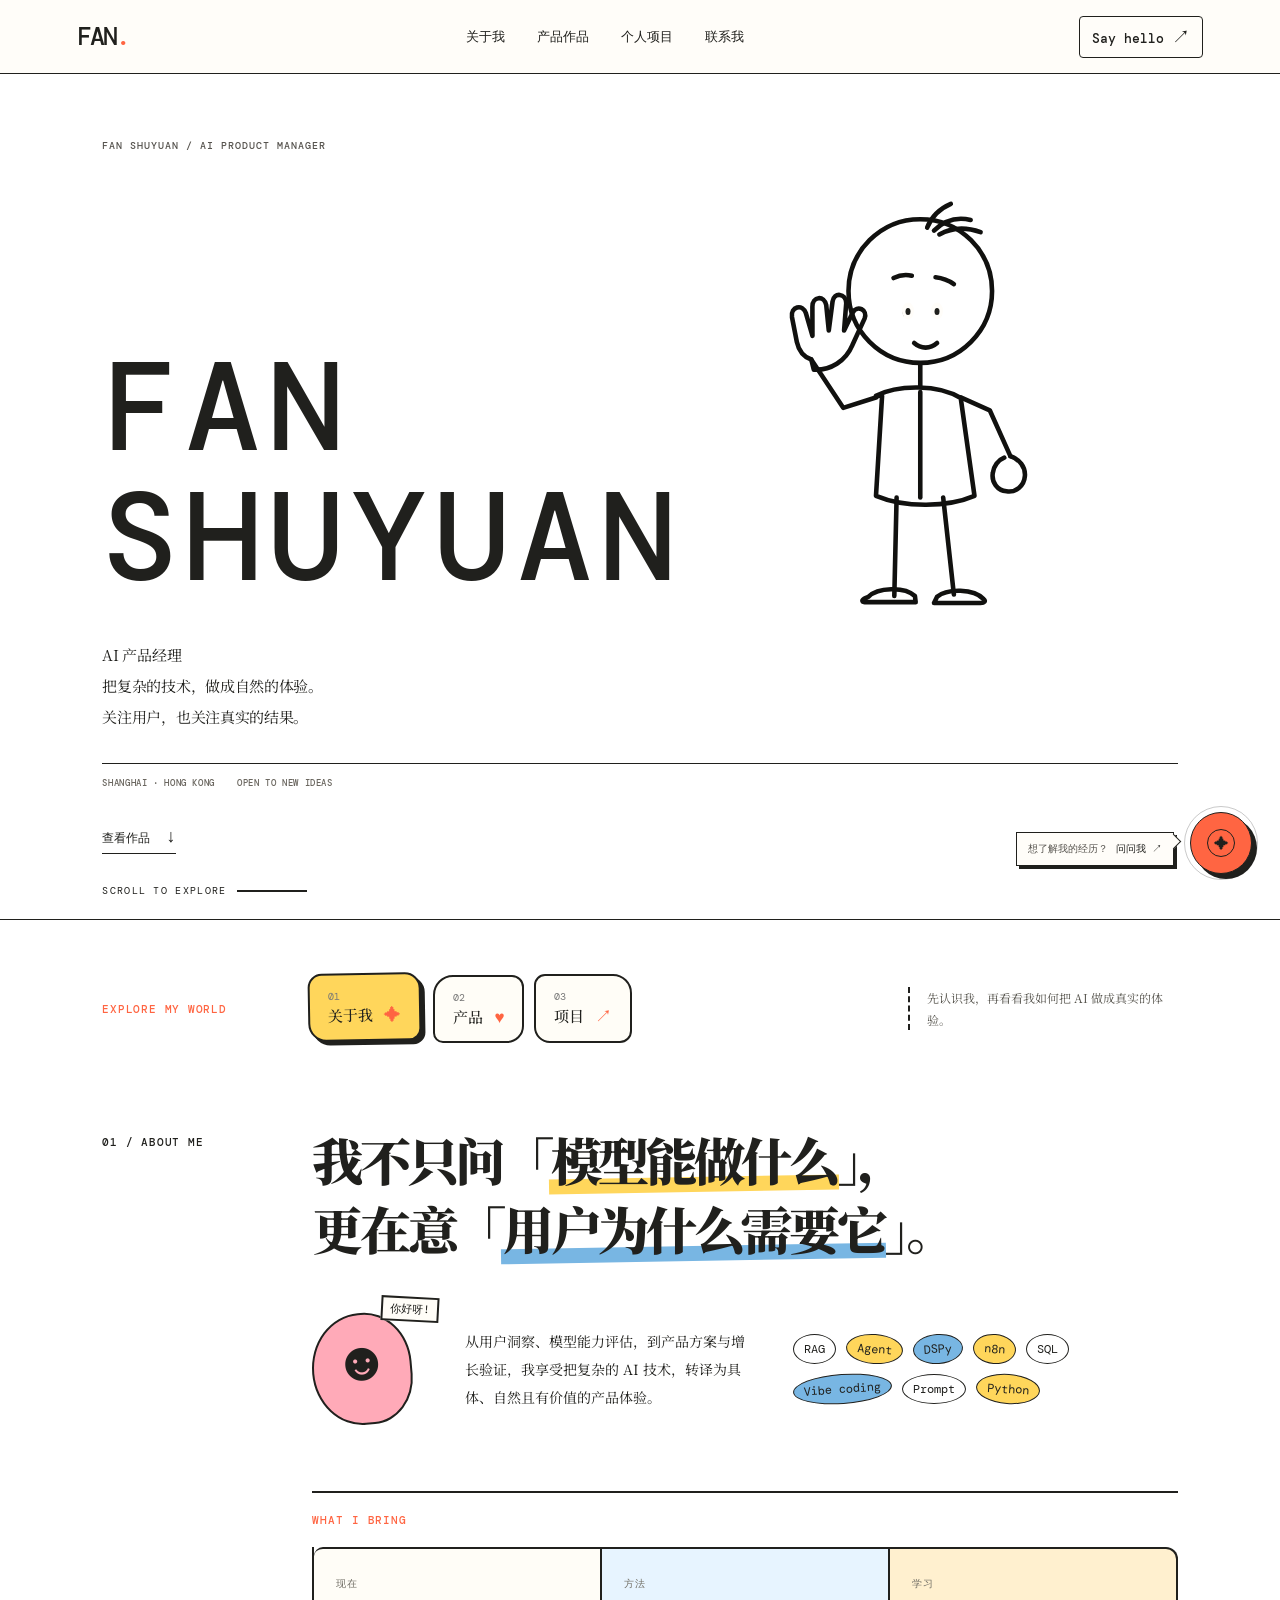
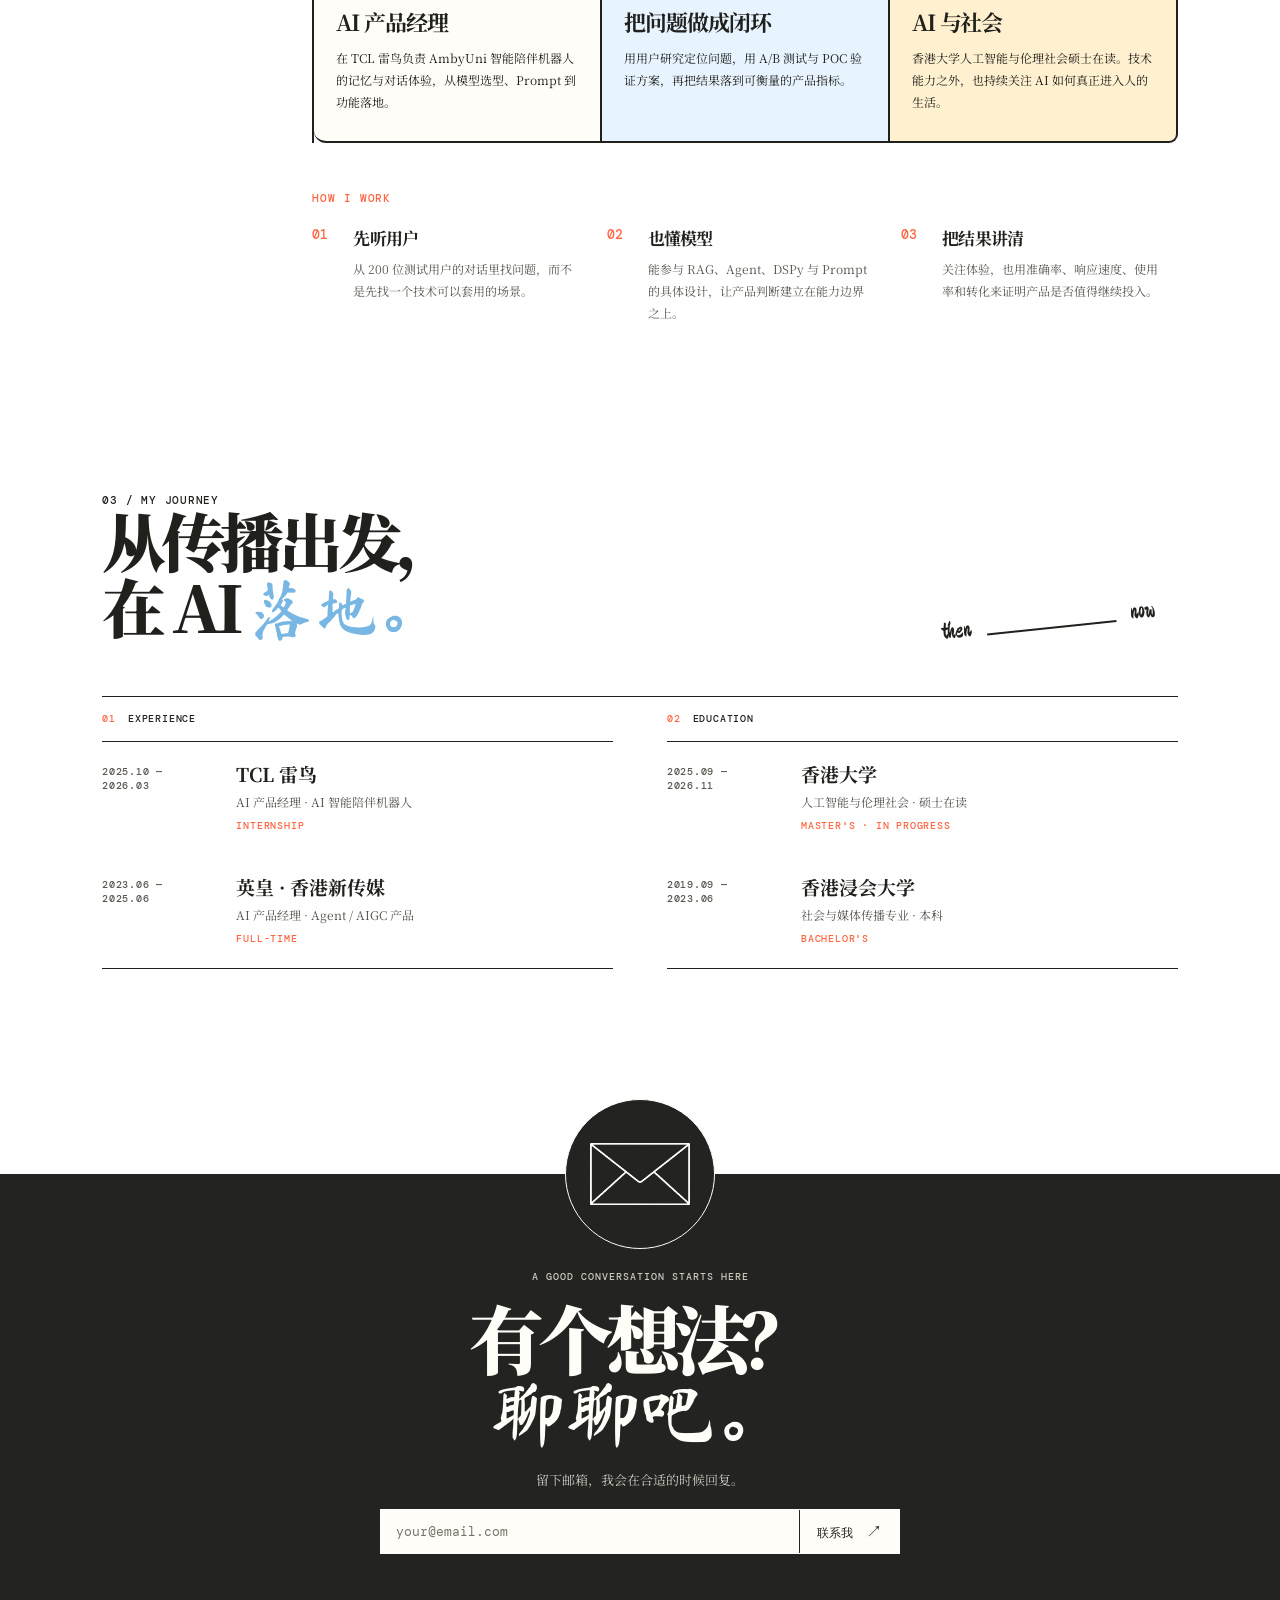
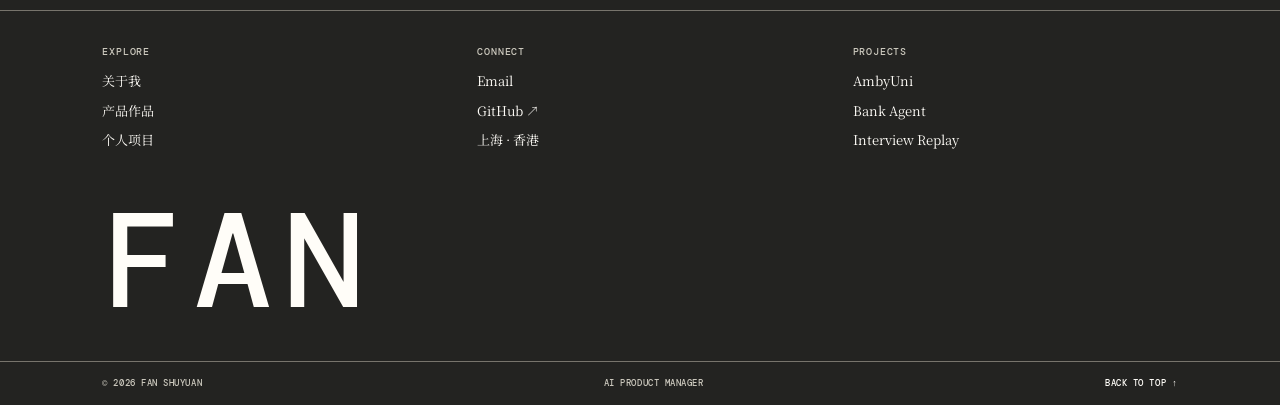
<file: index.html>
<!DOCTYPE html>
<html lang="zh-CN">
<head>
  <meta charset="UTF-8" />
  <meta name="viewport" content="width=device-width, initial-scale=1.0" />
  <title>范书源 · AI 产品经理</title>
  <meta name="description" content="范书源的 AI 产品经历与作品集" />
  <link rel="preconnect" href="https://fonts.googleapis.com" />
  <link rel="preconnect" href="https://fonts.gstatic.com" crossorigin />
  <link href="https://fonts.googleapis.com/css2?family=DM+Mono:wght@400;500&family=Ma+Shan+Zheng&family=ZCOOL+KuaiLe&family=Noto+Serif+SC:wght@500;600;700;900&display=swap" rel="stylesheet" />
  <link rel="stylesheet" href="style.css" />
  <link rel="stylesheet" href="tabs.css" />
  <link rel="stylesheet" href="home-refresh.css" />
  <link rel="stylesheet" href="projects-refresh.css" />
  <link rel="stylesheet" href="footer-refresh.css" />
  <link rel="stylesheet" href="footer-envelope.css" />
  <link rel="stylesheet" href="assistant.css?v=2" />
</head>
<body>
  <div class="paper-grain"></div>
  <header class="nav">
    <a class="logo" href="#top" aria-label="回到顶部"><span>F</span>AN<span class="spark">.</span></a>
    <nav>
      <a href="#explore" data-tab-target="about">关于我</a>
      <a href="#explore" data-tab-target="products">产品作品</a>
      <a href="#explore" data-tab-target="projects">个人项目</a>
      <a href="#contact">联系我</a>
    </nav>
    <a class="nav-note" href="mailto:Fanshuyuan0626@outlook.com">Say hello <span>↗</span></a>
  </header>

  <main id="top">
    <section class="hero hero-refresh section">
      <div class="hero-copy reveal">
        <p class="hero-overline">FAN SHUYUAN / AI PRODUCT MANAGER</p>
        <div class="hero-title-row">
          <h1 class="hero-name">FAN<br/>SHUYUAN</h1>
          <span class="hero-character-stage" aria-label="会挥手并注视鼠标的线稿人物">
            <img class="hero-character" src="hero-character.svg" alt="挥手的线稿人物" />
            <span class="hero-eye hero-eye-left" aria-hidden="true"></span>
            <span class="hero-eye hero-eye-right" aria-hidden="true"></span>
          </span>
        </div>
        <p class="hero-intro">AI 产品经理<br/>把复杂的技术，做成自然的体验。<br/>关注用户，也关注真实的结果。</p>
        <div class="hero-details"><span>SHANGHAI · HONG KONG</span><span>OPEN TO NEW IDEAS</span></div>
        <a href="#explore" data-tab-target="products" class="hero-link">查看作品 <b>↓</b></a>
      </div>
      <div class="scroll-hint"><span>SCROLL TO EXPLORE</span><i></i></div>
    </section>

    <section id="explore" class="explore section section-line" aria-label="作品浏览">
      <div class="explore-intro">
        <p class="eyebrow">EXPLORE MY WORLD</p>
        <div class="tab-list" role="tablist" aria-label="内容切换">
          <button class="tab-button active" type="button" role="tab" aria-selected="true" aria-controls="about" data-tab="about"><span>01</span> 关于我 <i>✦</i></button>
          <button class="tab-button" type="button" role="tab" aria-selected="false" aria-controls="work" data-tab="products"><span>02</span> 产品 <i>♥</i></button>
          <button class="tab-button" type="button" role="tab" aria-selected="false" aria-controls="work" data-tab="projects"><span>03</span> 项目 <i>↗</i></button>
        </div>
        <p class="tab-note" id="tab-note" aria-live="polite">先认识我，再看看我如何把 AI 做成真实的体验。</p>
      </div>

    <section id="about" class="intro section tab-content" data-tab-content="about">
      <div class="section-label">01 / ABOUT ME</div>
      <div class="intro-main">
        <p class="big-quote">我不只问「<mark>模型能做什么</mark>」，<br/>更在意「<mark>用户为什么需要它</mark>」。</p>
        <div class="intro-bottom">
          <div class="portrait"><div class="portrait-face">☻</div><span>你好呀!</span></div>
          <p>从用户洞察、模型能力评估，到产品方案与增长验证，我享受把复杂的 AI 技术，转译为具体、自然且有价值的产品体验。</p>
          <div class="skills-cloud"><span>RAG</span><span>Agent</span><span>DSPy</span><span>n8n</span><span>SQL</span><span>Vibe coding</span><span>Prompt</span><span>Python</span></div>
        </div>
        <div class="about-ledger">
          <p class="about-kicker">WHAT I BRING</p>
          <div class="about-facts">
            <article><span>现在</span><strong>AI 产品经理</strong><p>在 TCL 雷鸟负责 AmbyUni 智能陪伴机器人的记忆与对话体验，从模型选型、Prompt 到功能落地。</p></article>
            <article><span>方法</span><strong>把问题做成闭环</strong><p>用用户研究定位问题，用 A/B 测试与 POC 验证方案，再把结果落到可衡量的产品指标。</p></article>
            <article><span>学习</span><strong>AI 与社会</strong><p>香港大学人工智能与伦理社会硕士在读。技术能力之外，也持续关注 AI 如何真正进入人的生活。</p></article>
          </div>
        </div>
        <div class="working-notes">
          <p class="about-kicker">HOW I WORK</p>
          <div class="work-principles">
            <article><b>01</b><h3>先听用户</h3><p>从 200 位测试用户的对话里找问题，而不是先找一个技术可以套用的场景。</p></article>
            <article><b>02</b><h3>也懂模型</h3><p>能参与 RAG、Agent、DSPy 与 Prompt 的具体设计，让产品判断建立在能力边界之上。</p></article>
            <article><b>03</b><h3>把结果讲清</h3><p>关注体验，也用准确率、响应速度、使用率和转化来证明产品是否值得继续投入。</p></article>
          </div>
        </div>
      </div>
    </section>

    <section id="work" class="work section tab-content" data-tab-content="work" hidden>
      <div class="work-heading">
        <div class="section-label">02 / SELECTED WORK</div>
        <h2>一些认真<br/>做过的事 <span>↘</span></h2>
        <p>从陪伴机器人到银行 Agent，<br/>每个项目都从一个真实的问题开始。</p>
      </div>
      <div class="projects">
        <article class="project project-feature reveal" data-project-type="products">
          <div class="project-meta"><span>01</span><span>AI 硬件 · 2025</span></div>
          <div class="project-art project-photo amby-photo"><img src="cover-ambyuni.jpeg" alt="AmbyUni AI 陪伴机器人产品封面" /><span>AMBY UNI · AI COMPANION</span></div>
          <div class="project-body"><p class="tag">TCL 雷鸟 · AmbyUni</p><h3>让陪伴，<br/><i>真的记得。</i></h3><p>重构智能陪伴机器人的记忆与对话系统，让角色不只会回答，也能记住每一段关系。</p><div class="metric-row"><span><b>90%</b>自然重启率</span><span><b>-60%</b>记忆错误</span><span><b>100s</b>响应速度</span></div><a href="ambyuni.html" class="line-link">进入项目详情 <b>→</b></a></div>
        </article>
        <article class="project project-half blue reveal" data-project-type="products">
          <div class="project-meta"><span>02</span><span>AI Agent · 2024</span></div>
          <div class="project-body"><p class="tag">IT 英皇 · 银行合作项目</p><h3>把优惠，<br/>推荐到<span>刚刚好。</span></h3><p>面向真实使用场景的信用卡优惠智能推荐 Agent。</p><div class="metric-row"><span><b>40% → 90%</b>意图识别</span><span><b>30% → 45%</b>信用卡使用率</span></div><a href="bank-agent.html" class="line-link">进入项目详情 <b>→</b></a></div>
          <div class="project-media bank-media"><img src="cover-bank-agent.jpeg" alt="信用卡优惠智能推荐 Agent 产品封面" /><span>LIVE RECOMMENDATION</span></div>
        </article>
        <article class="project project-half orange reveal delay-1" data-project-type="products">
          <div class="project-meta"><span>03</span><span>AIGC 自动化 · 2025</span></div>
          <div class="project-body"><p class="tag">IT 英皇 · 内部提效</p><h3>让内容自己<br/><span>跑起来。</span></h3><p>以 DSPy + n8n 串起「数据 - 生成 - 审核 - 推送」内容工作流。</p><div class="metric-row"><span><b>-95%</b>人工投入</span><span><b>30% → 40%</b>Open Rate</span></div><a href="autopush.html" class="line-link">进入项目详情 <b>→</b></a></div>
          <div class="project-media workflow-media"><img src="3.jpeg" alt="内容自动化工作流中的写作、审核与发布流程" /><span>DATA → AI → PUSH</span></div>
        </article>
        <article class="project project-wide reveal" data-project-type="projects">
          <div class="interview-art project-media interview-media"><img src="微信图片_20260806120417_13_3.jpg" alt="面试复盘助手的 Obsidian 插件界面" /><span>INTERVIEW REPLAY ASSISTANT</span></div>
          <div class="project-body"><div class="project-meta"><span>04</span><span>个人全栈产品 · 2025</span></div><p class="tag">Obsidian 插件</p><h3>把每一次面试，<br/>变成下一次的底气。</h3><p>独立完成从产品、开发到获客验证的面试复盘助手：录音 / 视频 → 转文字 → AI 复盘报告。</p><div class="metric-row"><span><b>5w+</b>社媒播放</span><span><b>50+</b>上线两天用户</span><span><b>完整</b>商业化闭环</span></div><a href="interview-replay.html" class="line-link">进入项目详情 <b>→</b></a></div>
        </article>
      </div>
    </section>

    <section id="journey" class="journey section tab-content" data-tab-content="about">
      <div class="section-label">03 / MY JOURNEY</div>
      <div class="journey-top"><h2>从传播出发，<br/>在 AI <span>落地。</span></h2><div class="route-doodle">then <i></i> now</div></div>
      <div class="timeline timeline-groups">
        <section class="timeline-group" aria-labelledby="experience-title">
          <header class="timeline-group-head"><span>01</span><p id="experience-title">EXPERIENCE</p></header>
          <article>
            <div class="time">2025.10 — 2026.03</div><div class="pin orange-pin"></div>
            <div class="journey-item"><h3>TCL 雷鸟</h3><p>AI 产品经理 · AI 智能陪伴机器人</p><span class="journey-status">INTERNSHIP</span></div>
          </article>
          <article>
            <div class="time">2023.06 — 2025.06</div><div class="pin blue-pin"></div>
            <div class="journey-item"><h3>英皇 · 香港新传媒</h3><p>AI 产品经理 · Agent / AIGC 产品</p><span class="journey-status">FULL-TIME</span></div>
          </article>
        </section>
        <section class="timeline-group" aria-labelledby="education-title">
          <header class="timeline-group-head"><span>02</span><p id="education-title">EDUCATION</p></header>
          <article>
            <div class="time">2025.09 — 2026.11</div><div class="pin yellow-pin"></div>
            <div class="journey-item"><h3>香港大学</h3><p>人工智能与伦理社会 · 硕士在读</p><span class="journey-status">MASTER'S · IN PROGRESS</span></div>
          </article>
          <article>
            <div class="time">2019.09 — 2023.06</div><div class="pin pink-pin"></div>
            <div class="journey-item"><h3>香港浸会大学</h3><p>社会与媒体传播专业 · 本科</p><span class="journey-status">BACHELOR'S</span></div>
          </article>
        </section>
      </div>
    </section>

    </section>

    <section id="contact" class="contact">
      <div class="contact-intro section">
        <div class="mail-mark" aria-hidden="true">
          <img class="mail-art" src="envelope-transparent.png" alt="" />
        </div>
        <p class="contact-kicker">A GOOD CONVERSATION STARTS HERE</p>
        <h2>有个想法？<br/><i>聊聊吧。</i></h2>
        <p class="contact-note">留下邮箱，我会在合适的时候回复。</p>
        <form class="contact-form" action="mailto:Fanshuyuan0626@outlook.com" method="post" enctype="text/plain">
          <label class="visually-hidden" for="contact-email">你的邮箱地址</label>
          <input id="contact-email" name="email" type="email" autocomplete="email" placeholder="your@email.com" required />
          <button type="submit">联系我 <span>↗</span></button>
        </form>
      </div>
      <div class="footer-links section">
        <div><p>EXPLORE</p><a href="#explore" data-tab-target="about">关于我</a><a href="#explore" data-tab-target="products">产品作品</a><a href="#explore" data-tab-target="projects">个人项目</a></div>
        <div><p>CONNECT</p><a href="mailto:Fanshuyuan0626@outlook.com">Email</a><a href="https://github.com/wenwenshenqihailuo" target="_blank" rel="noreferrer">GitHub ↗</a><span>上海 · 香港</span></div>
        <div><p>PROJECTS</p><a href="ambyuni.html">AmbyUni</a><a href="bank-agent.html">Bank Agent</a><a href="interview-replay.html">Interview Replay</a></div>
      </div>
      <div class="footer-wordmark section">FAN<span>.</span></div>
      <div class="footer-bottom section"><span>© 2026 FAN SHUYUAN</span><span>AI PRODUCT MANAGER</span><a href="#top">BACK TO TOP ↑</a></div>
    </section>
  </main>
  <aside class="profile-assistant" data-assistant aria-label="范书源作品集问答助手">
    <p class="assistant-hint" aria-hidden="false"><span>想了解我的经历？</span><b>问问我 ↗</b></p>
    <button class="assistant-launcher" type="button" data-assistant-toggle aria-expanded="false" aria-controls="assistant-panel" aria-label="打开问答助手" title="打开问答助手">
      <span class="assistant-launcher-mark" aria-hidden="true">✦</span>
      <span class="assistant-launcher-label">Ask FAN</span>
    </button>
    <section class="assistant-panel" id="assistant-panel" hidden>
      <header class="assistant-header">
        <div><p class="assistant-eyebrow">FAN / PROFILE ASSISTANT</p><h2>聊聊我的工作</h2></div>
        <button class="assistant-close" type="button" data-assistant-close aria-label="关闭问答助手">×</button>
      </header>
      <div class="assistant-messages" data-assistant-messages aria-live="polite">
        <div class="assistant-message assistant-message-bot">你好，我可以介绍范书源的经历、项目、方法和技能。</div>
      </div>
      <div class="assistant-prompts" aria-label="常见问题">
        <button type="button" data-assistant-prompt="他目前在做什么？">现在在做什么？</button>
        <button type="button" data-assistant-prompt="AmbyUni 项目解决了什么问题？">AmbyUni 做了什么？</button>
        <button type="button" data-assistant-prompt="他掌握哪些 AI 技能？">AI 技能有哪些？</button>
      </div>
      <form class="assistant-form" data-assistant-form>
        <label class="visually-hidden" for="assistant-input">向问答助手提问</label>
        <input id="assistant-input" data-assistant-input type="text" maxlength="120" placeholder="问问我的经历或项目..." autocomplete="off" />
        <button type="submit" aria-label="发送问题">↑</button>
      </form>
      <p class="assistant-footnote">本地资料上下文 · 发送至已配置模型</p>
    </section>
  </aside>
  <script src="script.js"></script>
</body>
</html>
</file>
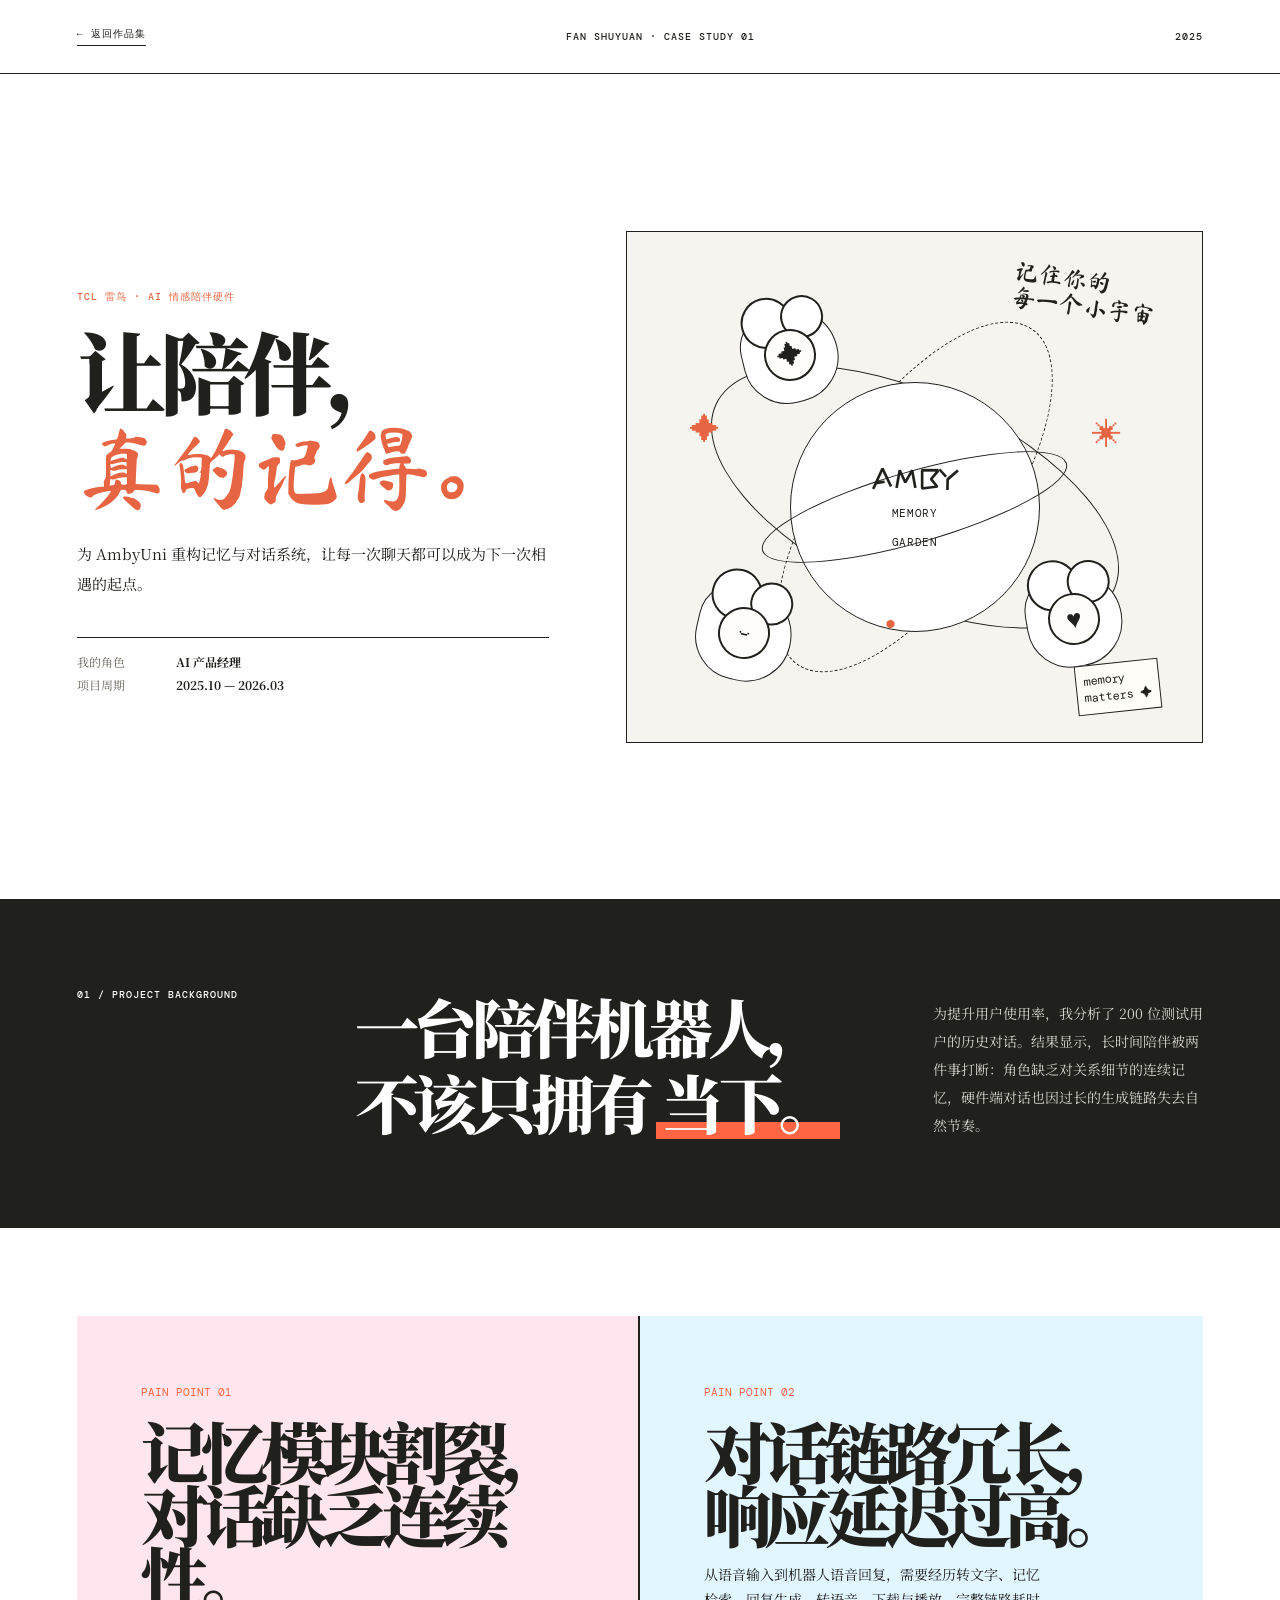
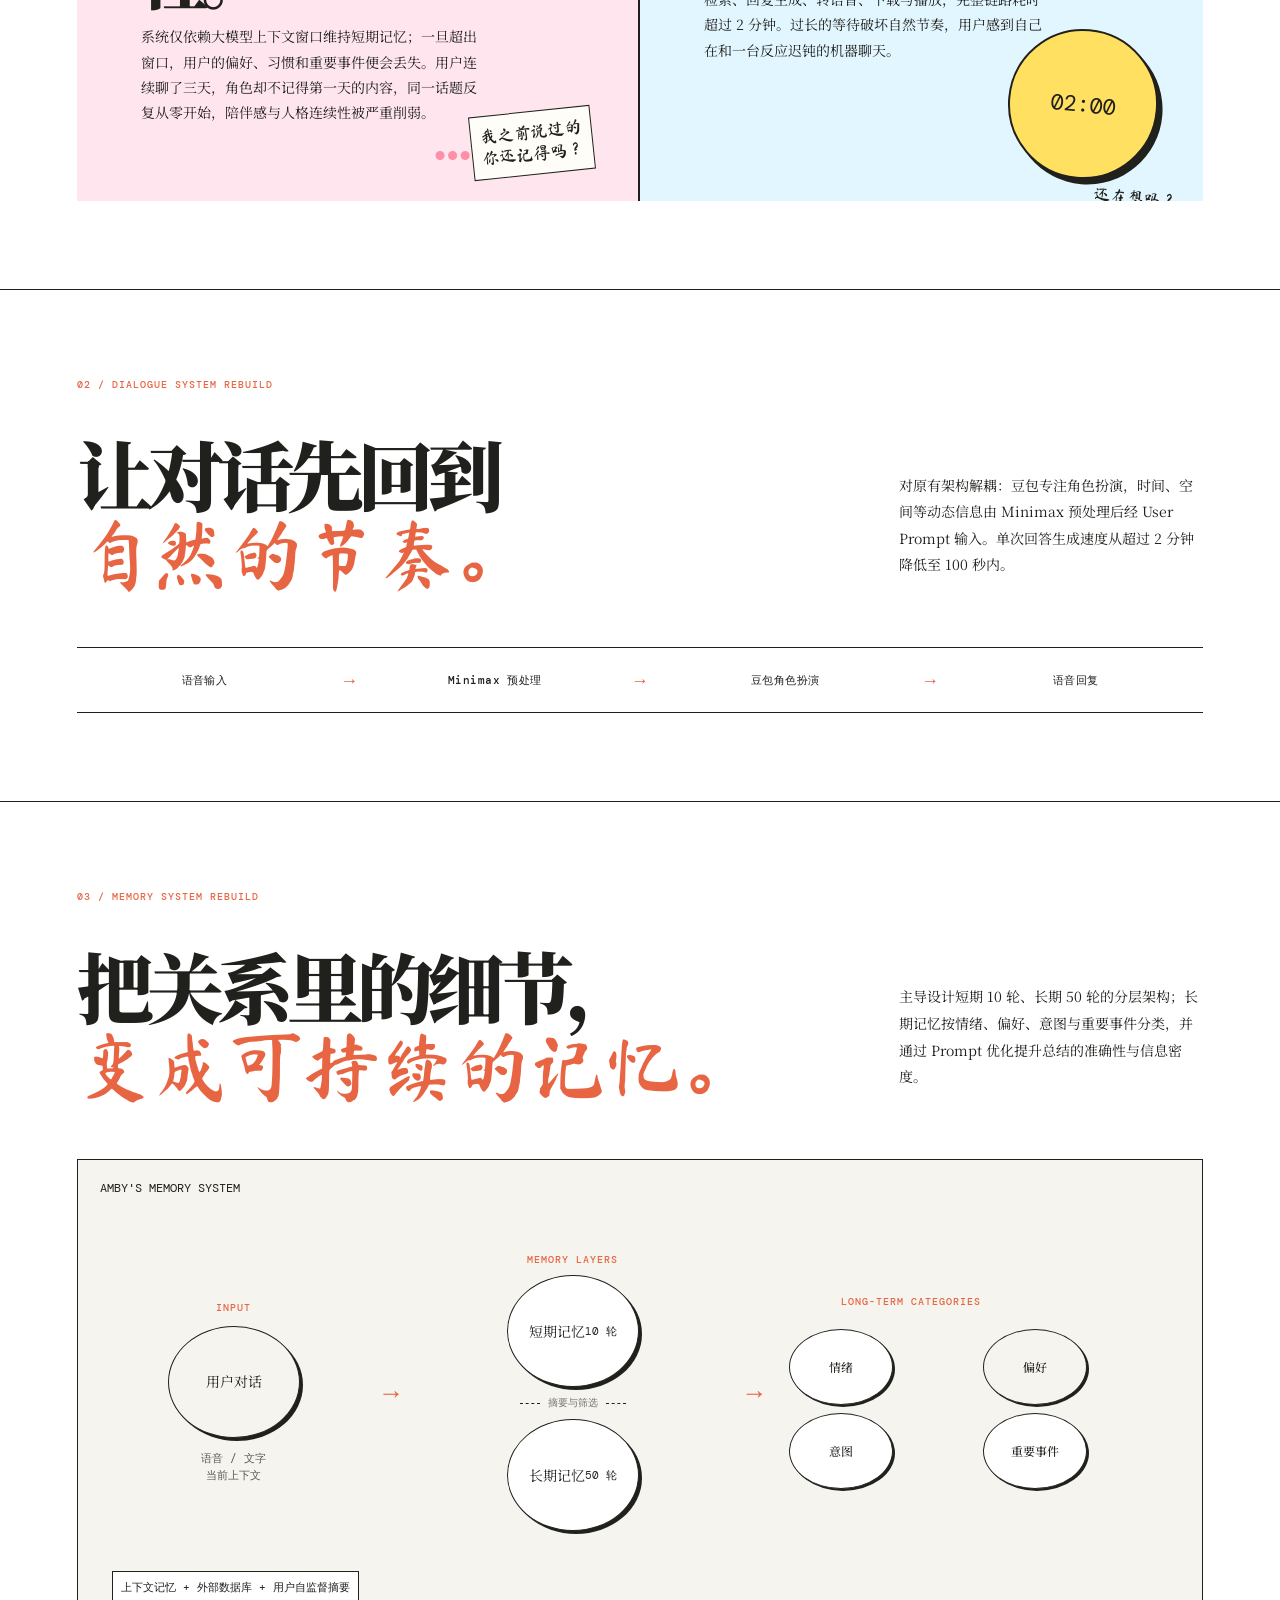
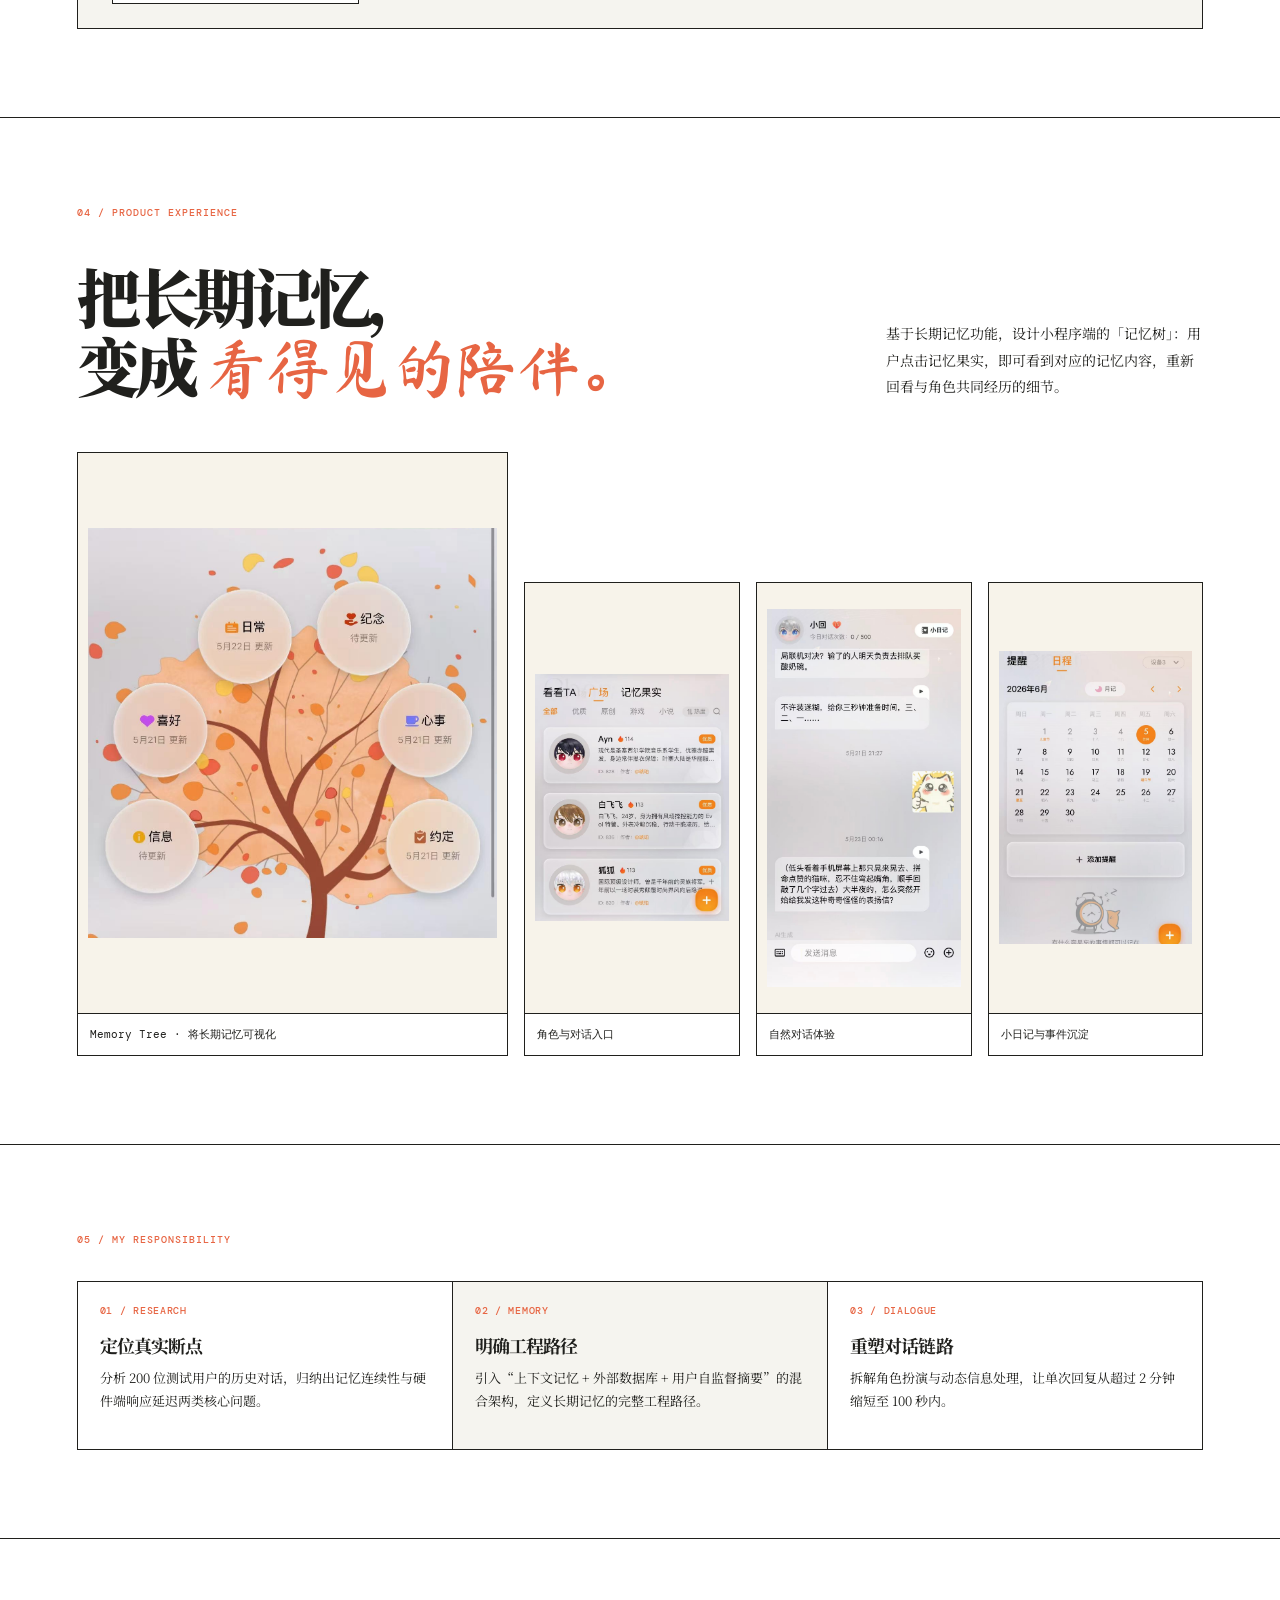
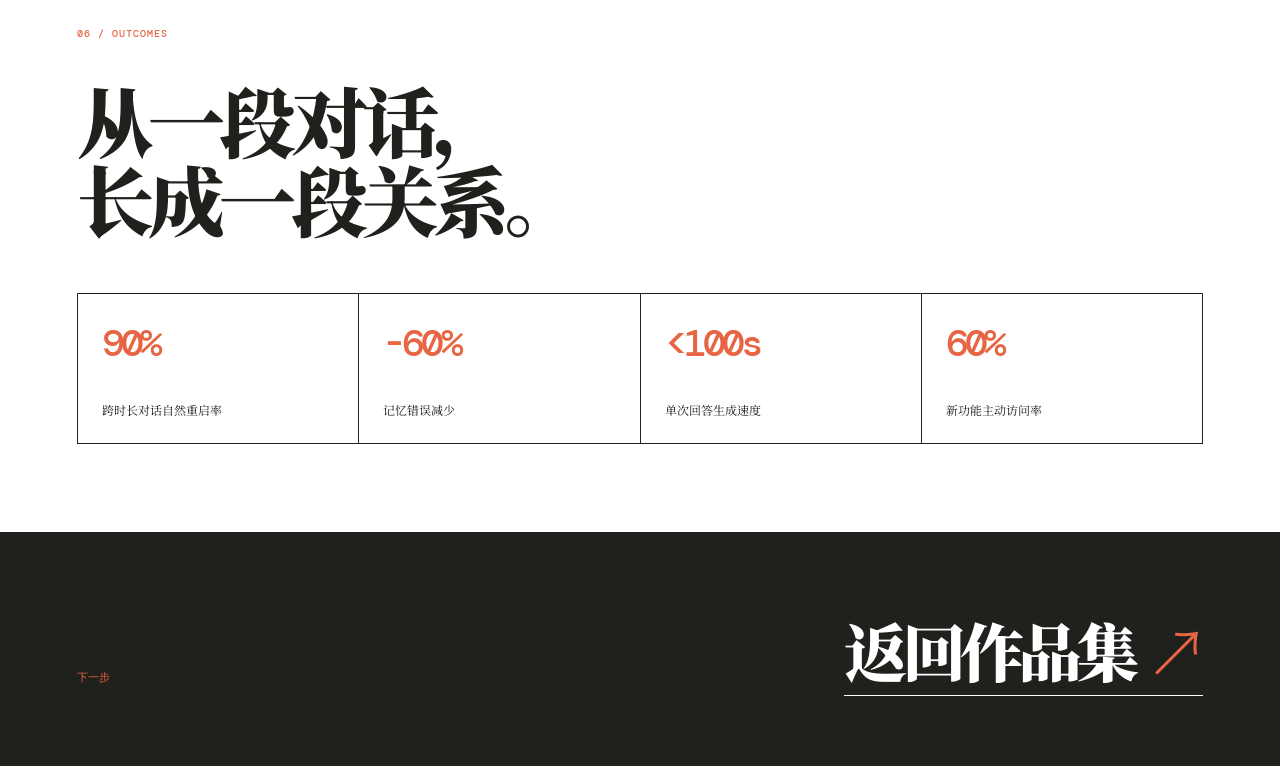
<file: ambyuni.html>
<!DOCTYPE html>
<html lang="zh-CN">
<head>
  <meta charset="UTF-8" />
  <meta name="viewport" content="width=device-width, initial-scale=1.0" />
  <title>AmbyUni · 让陪伴真的记得</title>
  <link rel="preconnect" href="https://fonts.googleapis.com" />
  <link rel="preconnect" href="https://fonts.gstatic.com" crossorigin />
  <link href="https://fonts.googleapis.com/css2?family=DM+Mono:wght@400;500&family=Ma+Shan+Zheng&family=ZCOOL+KuaiLe&family=Noto+Serif+SC:wght@500;600;700;900&display=swap" rel="stylesheet" />
  <link rel="stylesheet" href="style.css" />
  <link rel="stylesheet" href="ambyuni.css" />
  <link rel="stylesheet" href="ambyuni-gallery.css" />
  <link rel="stylesheet" href="ambyuni-content.css" />
  <link rel="stylesheet" href="portfolio-unified.css" />
</head>
<body>
  <div class="paper-grain"></div>
  <header class="case-nav">
    <a href="index.html?tab=products#explore" class="back-link">← 返回作品集</a>
    <p>FAN SHUYUAN · CASE STUDY 01</p>
    <span>2025</span>
  </header>

  <main>
    <section class="case-hero">
      <div class="case-copy">
        <p class="case-kicker">TCL 雷鸟 · AI 情感陪伴硬件</p>
        <h1>让陪伴，<br/><i>真的记得。</i></h1>
        <p class="case-lead">为 AmbyUni 重构记忆与对话系统，让每一次聊天都可以成为下一次相遇的起点。</p>
        <div class="case-role"><span>我的角色</span><b>AI 产品经理</b><span>项目周期</span><b>2025.10 — 2026.03</b></div>
      </div>
      <div class="amby-cover" aria-label="AmbyUni 记忆星球封面">
        <div class="cover-orbit orbit-one"></div><div class="cover-orbit orbit-two"></div>
        <div class="cover-note note-one">记住你的<br/>每一个小宇宙</div>
        <div class="cover-note note-two">memory<br/>matters ✦</div>
        <div class="cover-star star-pink"><div class="face">✦</div></div>
        <div class="cover-star star-mint"><div class="face">⌣</div></div>
        <div class="cover-star star-yellow"><div class="face">♥</div></div>
        <div class="memory-planet"><span>AMBY<br/><small>MEMORY<br/>GARDEN</small></span></div>
        <div class="cover-spark sp-a">✦</div><div class="cover-spark sp-b">✳</div><div class="cover-spark sp-c">·</div>
      </div>
    </section>

    <section class="case-section context">
      <div class="case-label">01 / PROJECT BACKGROUND</div>
      <div class="context-copy"><p class="display-copy">一台陪伴机器人，<br/>不该只拥有 <mark>当下。</mark></p><p>为提升用户使用率，我分析了 200 位测试用户的历史对话。结果显示，长时间陪伴被两件事打断：角色缺乏对关系细节的连续记忆，硬件端对话也因过长的生成链路失去自然节奏。</p></div>
    </section>

    <section class="case-section problem-grid">
      <article><span>PAIN POINT 01</span><h2>记忆模块割裂，<br/>对话缺乏连续性。</h2><p>系统仅依赖大模型上下文窗口维持短期记忆；一旦超出窗口，用户的偏好、习惯和重要事件便会丢失。用户连续聊了三天，角色却不记得第一天的内容，同一话题反复从零开始，陪伴感与人格连续性被严重削弱。</p><div class="problem-doodle lost"><i>…</i><b>我之前说过的<br/>你还记得吗？</b></div></article>
      <article><span>PAIN POINT 02</span><h2>对话链路冗长，<br/>响应延迟过高。</h2><p>从语音输入到机器人语音回复，需要经历转文字、记忆检索、回复生成、转语音、下载与播放，完整链路耗时超过 2 分钟。过长的等待破坏自然节奏，用户感到自己在和一台反应迟钝的机器聊天。</p><div class="problem-doodle wait"><i>02:00</i><b>还在想吗？</b></div></article>
    </section>

    <section class="case-section solution">
      <div class="case-label">02 / DIALOGUE SYSTEM REBUILD</div>
      <div class="solution-heading"><h2>让对话先回到<br/><i>自然的节奏。</i></h2><p>对原有架构解耦：豆包专注角色扮演，时间、空间等动态信息由 Minimax 预处理后经 User Prompt 输入。单次回答生成速度从超过 2 分钟降低至 100 秒内。</p></div>
      <div class="dialogue-flow"><span>语音输入</span><b>→</b><span>Minimax 预处理</span><b>→</b><span>豆包角色扮演</span><b>→</b><span>语音回复</span></div>
    </section>

    <section class="case-section solution memory-rebuild">
      <div class="case-label">03 / MEMORY SYSTEM REBUILD</div>
      <div class="solution-heading"><h2>把关系里的细节，<br/><i>变成可持续的记忆。</i></h2><p>主导设计短期 10 轮、长期 50 轮的分层架构；长期记忆按情绪、偏好、意图与重要事件分类，并通过 Prompt 优化提升总结的准确性与信息密度。</p></div>
      <div class="memory-map"><div class="map-title">AMBY'S MEMORY SYSTEM</div><div class="memory-flow"><div class="memory-stage"><span class="stage-label">INPUT</span><div class="map-node user">用户对话</div><small>语音 / 文字<br/>当前上下文</small></div><div class="memory-arrow" aria-hidden="true">→</div><div class="memory-stage memory-layers"><span class="stage-label">MEMORY LAYERS</span><div class="map-node short">短期记忆<br/><b>10 轮</b></div><div class="layer-divider">摘要与筛选</div><div class="map-node long">长期记忆<br/><b>50 轮</b></div></div><div class="memory-arrow" aria-hidden="true">→</div><div class="memory-stage categories"><span class="stage-label">LONG-TERM CATEGORIES</span><div class="memory-category-grid"><div class="map-node emotion">情绪</div><div class="map-node preference">偏好</div><div class="map-node intent">意图</div><div class="map-node event">重要事件</div></div></div></div><div class="map-caption">上下文记忆 + 外部数据库 + 用户自监督摘要</div></div>
    </section>

    <section class="case-section interface-showcase">
      <div class="case-label">04 / PRODUCT EXPERIENCE</div>
      <div class="showcase-heading"><h2>把长期记忆，<br/>变成 <i>看得见的陪伴。</i></h2><p>基于长期记忆功能，设计小程序端的「记忆树」：用户点击记忆果实，即可看到对应的记忆内容，重新回看与角色共同经历的细节。</p></div>
      <div class="ui-gallery">
        <figure class="gallery-main"><img src="memory-tree.jpeg" alt="AmbyUni 记忆树功能界面"/><figcaption>Memory Tree · 将长期记忆可视化</figcaption></figure>
        <figure><img src="character-square.jpeg" alt="AmbyUni 角色广场与角色入口"/><figcaption>角色与对话入口</figcaption></figure>
        <figure><img src="dialogue-content.jpeg" alt="AmbyUni 角色自然对话界面"/><figcaption>自然对话体验</figcaption></figure>
        <figure><img src="calendar.jpeg" alt="AmbyUni 日历与事件记录界面"/><figcaption>小日记与事件沉淀</figcaption></figure>
      </div>
    </section>

    <section class="case-section contribution">
      <div class="case-label">05 / MY RESPONSIBILITY</div>
      <div class="contribution-grid">
        <article><b>01 / RESEARCH</b><h3>定位真实断点</h3><p>分析 200 位测试用户的历史对话，归纳出记忆连续性与硬件端响应延迟两类核心问题。</p></article>
        <article><b>02 / MEMORY</b><h3>明确工程路径</h3><p>引入“上下文记忆 + 外部数据库 + 用户自监督摘要”的混合架构，定义长期记忆的完整工程路径。</p></article>
        <article><b>03 / DIALOGUE</b><h3>重塑对话链路</h3><p>拆解角色扮演与动态信息处理，让单次回复从超过 2 分钟缩短至 100 秒内。</p></article>
      </div>
    </section>

    <section class="case-section outcomes">
      <div class="case-label">06 / OUTCOMES</div>
      <p class="outcome-title">从一段对话，<br/>长成一段关系。</p>
      <div class="outcome-grid"><article><b>90%</b><span>跨时长对话自然重启率</span></article><article><b>-60%</b><span>记忆错误减少</span></article><article><b>&lt;100s</b><span>单次回答生成速度</span></article><article><b>60%</b><span>新功能主动访问率</span></article></div>
    </section>

    <section class="case-next"><p>下一步</p><a href="index.html?tab=products#explore">返回作品集 <b>↗</b></a></section>
  </main>
</body>
</html>
</file>
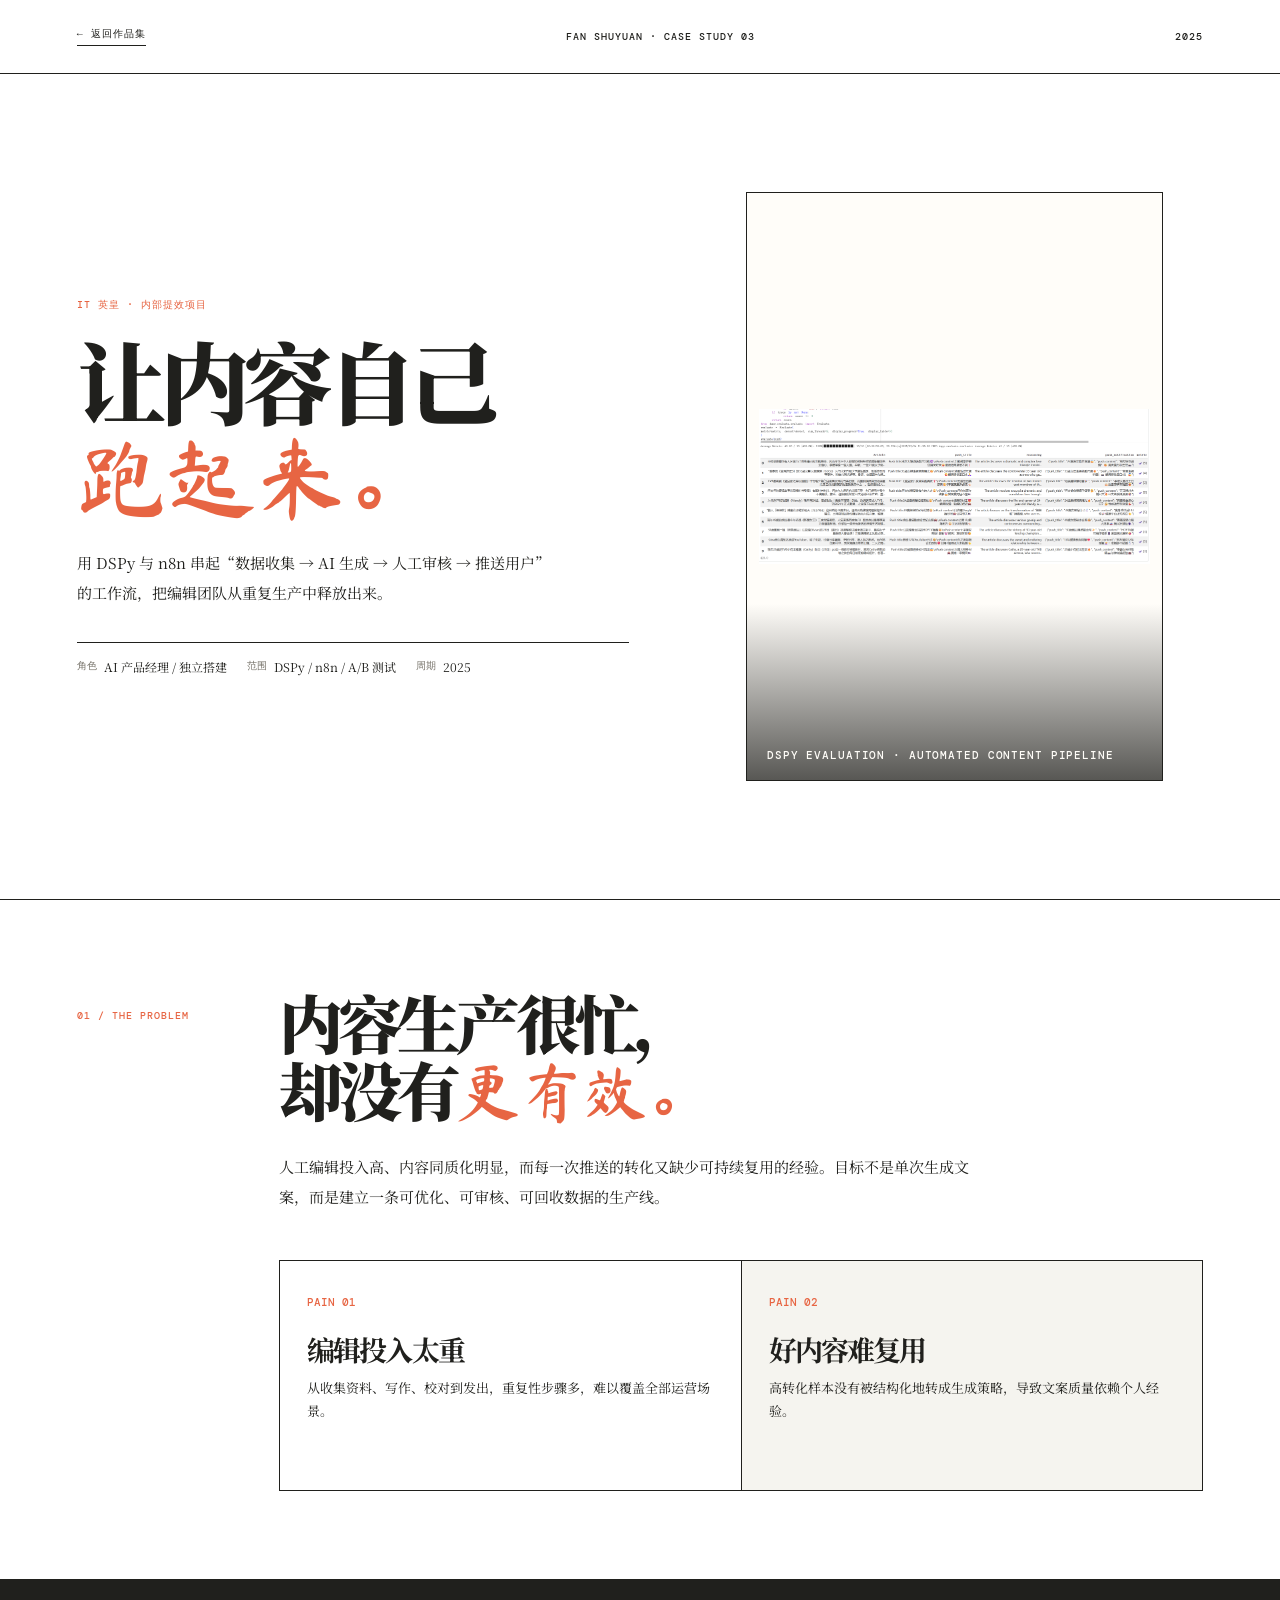
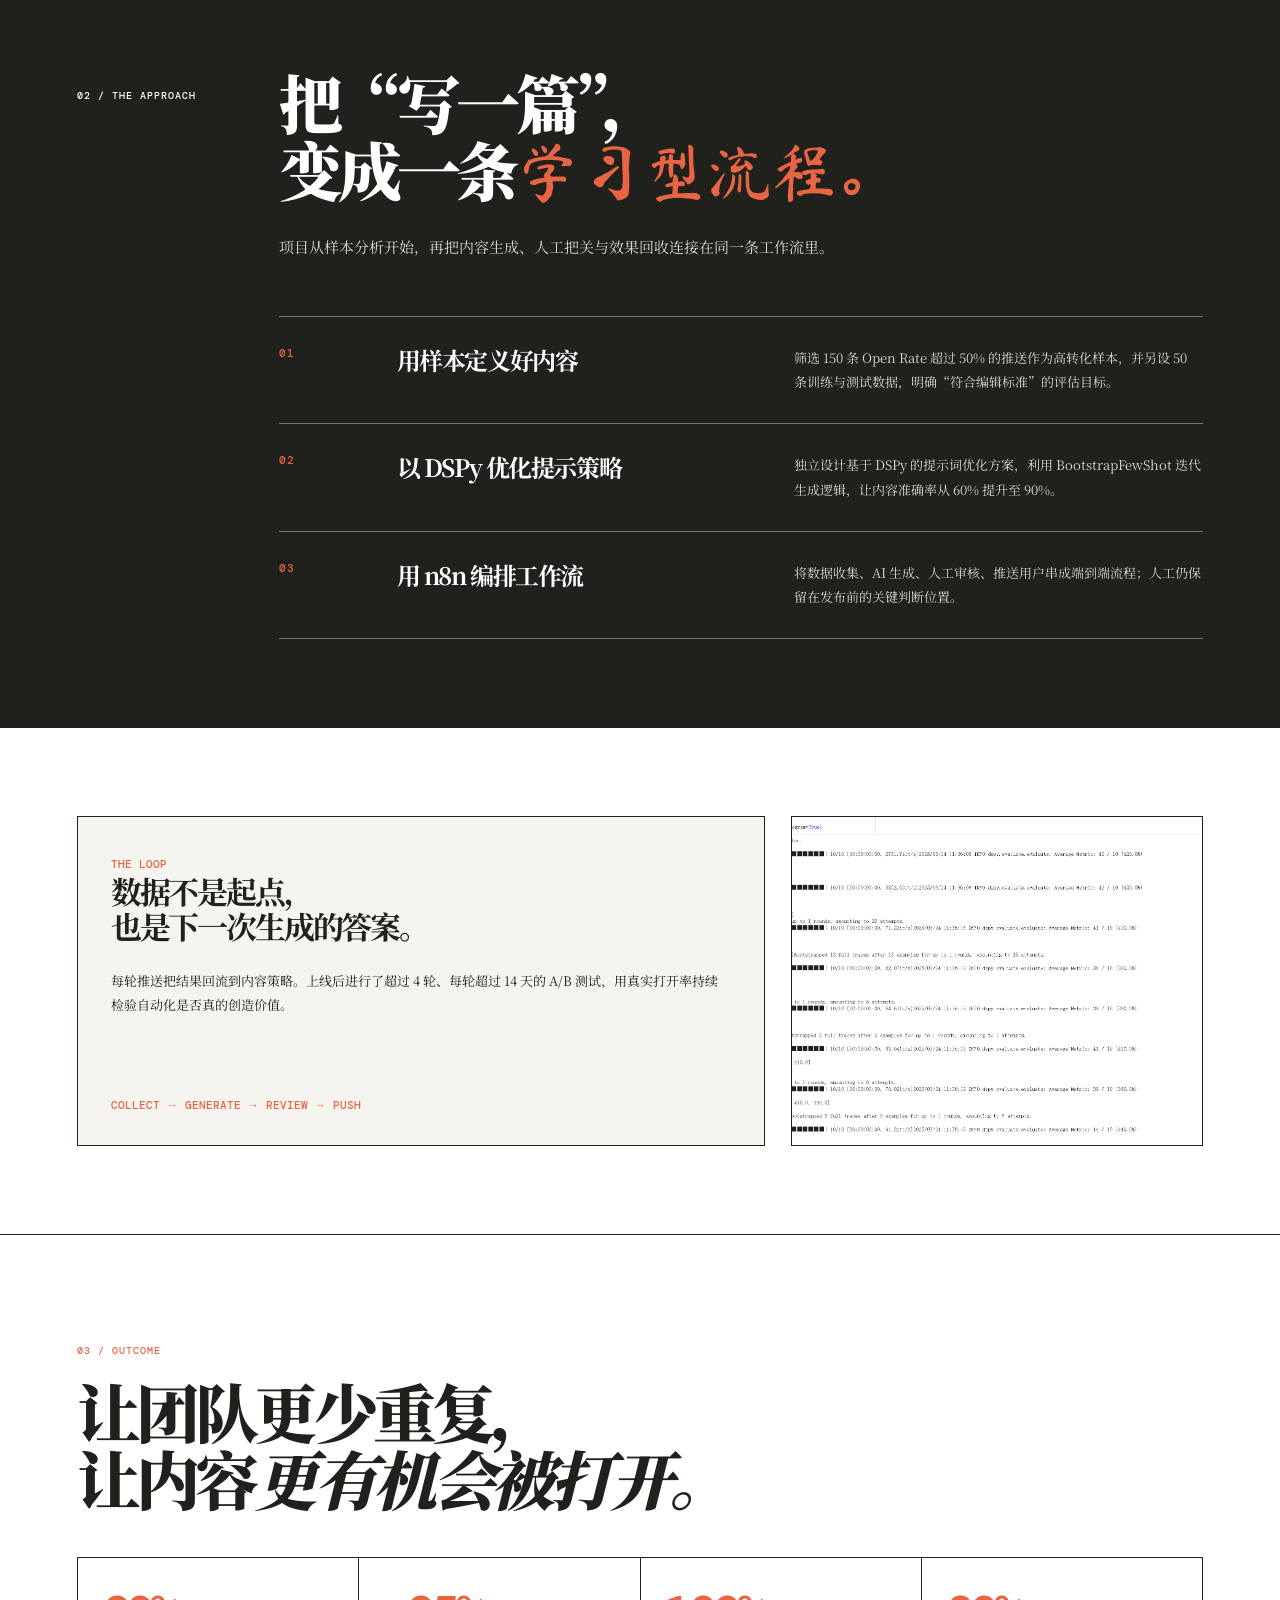
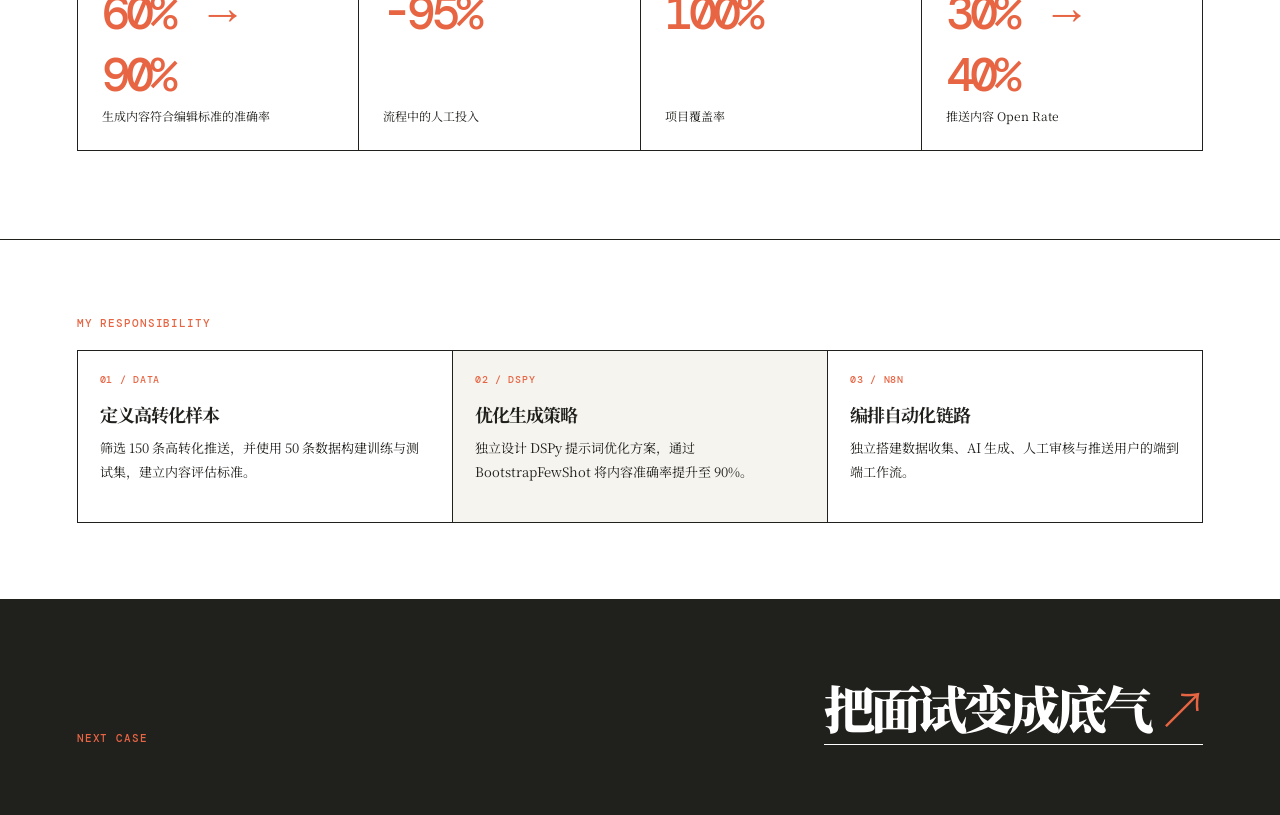
<file: autopush.html>
<!DOCTYPE html>
<html lang="zh-CN">
<head>
  <meta charset="UTF-8" />
  <meta name="viewport" content="width=device-width, initial-scale=1.0" />
  <title>DSPy AutoPush · 范书源</title>
  <link rel="preconnect" href="https://fonts.googleapis.com" />
  <link rel="preconnect" href="https://fonts.gstatic.com" crossorigin />
  <link href="https://fonts.googleapis.com/css2?family=DM+Mono:wght@400;500&family=Ma+Shan+Zheng&family=Noto+Serif+SC:wght@500;600;700;900&display=swap" rel="stylesheet" />
  <link rel="stylesheet" href="case-studies.css" />
  <link rel="stylesheet" href="project-scope.css" />
  <link rel="stylesheet" href="portfolio-unified.css" />
</head>
<body class="case-page auto">
  <header class="case-nav"><a href="index.html?tab=products#explore">← 返回作品集</a><strong>FAN SHUYUAN · CASE STUDY 03</strong><span>2025</span></header>
  <main>
    <section class="case-hero"><div><p class="eyebrow">IT 英皇 · 内部提效项目</p><h1>让内容自己<br/><i>跑起来。</i></h1><p class="hero-summary">用 DSPy 与 n8n 串起“数据收集 → AI 生成 → 人工审核 → 推送用户”的工作流，把编辑团队从重复生产中释放出来。</p><div class="role-list"><span><b>角色</b>AI 产品经理 / 独立搭建</span><span><b>范围</b>DSPy / n8n / A/B 测试</span><span><b>周期</b>2025</span></div></div><figure class="case-visual architecture"><img src="2.png" alt="AutoPush 使用 DSPy 评估与优化内容生成效果的运行结果" /><figcaption class="visual-caption">DSPY EVALUATION · AUTOMATED CONTENT PIPELINE</figcaption></figure></section>
    <section class="case-section"><div class="section-grid"><p class="section-tag">01 / THE PROBLEM</p><div><h2>内容生产很忙，<br/>却没有<i>更有效。</i></h2><p class="body-copy">人工编辑投入高、内容同质化明显，而每一次推送的转化又缺少可持续复用的经验。目标不是单次生成文案，而是建立一条可优化、可审核、可回收数据的生产线。</p><div class="pain-grid"><article><b>PAIN 01</b><h3>编辑投入太重</h3><p>从收集资料、写作、校对到发出，重复性步骤多，难以覆盖全部运营场景。</p></article><article><b>PAIN 02</b><h3>好内容难复用</h3><p>高转化样本没有被结构化地转成生成策略，导致文案质量依赖个人经验。</p></article></div></div></div></section>
    <section class="case-section process"><div class="section-grid"><p class="section-tag">02 / THE APPROACH</p><div><h2>把“写一篇”，<br/>变成一条<i>学习型流程。</i></h2><p class="body-copy">项目从样本分析开始，再把内容生成、人工把关与效果回收连接在同一条工作流里。</p><div class="steps"><article><b class="step-no">01</b><h3>用样本定义好内容</h3><p>筛选 150 条 Open Rate 超过 50% 的推送作为高转化样本，并另设 50 条训练与测试数据，明确“符合编辑标准”的评估目标。</p></article><article><b class="step-no">02</b><h3>以 DSPy 优化提示策略</h3><p>独立设计基于 DSPy 的提示词优化方案，利用 BootstrapFewShot 迭代生成逻辑，让内容准确率从 60% 提升至 90%。</p></article><article><b class="step-no">03</b><h3>用 n8n 编排工作流</h3><p>将数据收集、AI 生成、人工审核、推送用户串成端到端流程；人工仍保留在发布前的关键判断位置。</p></article></div></div></div></section>
    <section class="case-section"><div class="evidence"><div class="note"><div><span>THE LOOP</span><h3>数据不是起点，<br/>也是下一次生成的答案。</h3><p>每轮推送把结果回流到内容策略。上线后进行了超过 4 轮、每轮超过 14 天的 A/B 测试，用真实打开率持续检验自动化是否真的创造价值。</p></div><span>COLLECT → GENERATE → REVIEW → PUSH</span></div><img src="3.png" alt="自动化内容项目中的测试与内容评估材料" /></div></section>
    <section class="case-section results"><p class="section-tag">03 / OUTCOME</p><p class="results-title">让团队更少重复，<br/>让内容<i>更有机会被打开。</i></p><div class="result-grid"><article><b>60% → 90%</b><span>生成内容符合编辑标准的准确率</span></article><article><b>-95%</b><span>流程中的人工投入</span></article><article><b>100%</b><span>项目覆盖率</span></article><article><b>30% → 40%</b><span>推送内容 Open Rate</span></article></div></section>
    <section class="project-scope"><p>MY RESPONSIBILITY</p><div class="scope-items"><article><b>01 / DATA</b><strong>定义高转化样本</strong><span>筛选 150 条高转化推送，并使用 50 条数据构建训练与测试集，建立内容评估标准。</span></article><article><b>02 / DSPY</b><strong>优化生成策略</strong><span>独立设计 DSPy 提示词优化方案，通过 BootstrapFewShot 将内容准确率提升至 90%。</span></article><article><b>03 / N8N</b><strong>编排自动化链路</strong><span>独立搭建数据收集、AI 生成、人工审核与推送用户的端到端工作流。</span></article></div></section>
  </main><footer class="case-footer"><p>NEXT CASE</p><a href="interview-replay.html">把面试变成底气 <b>↗</b></a></footer>
</body>
</html>
</file>
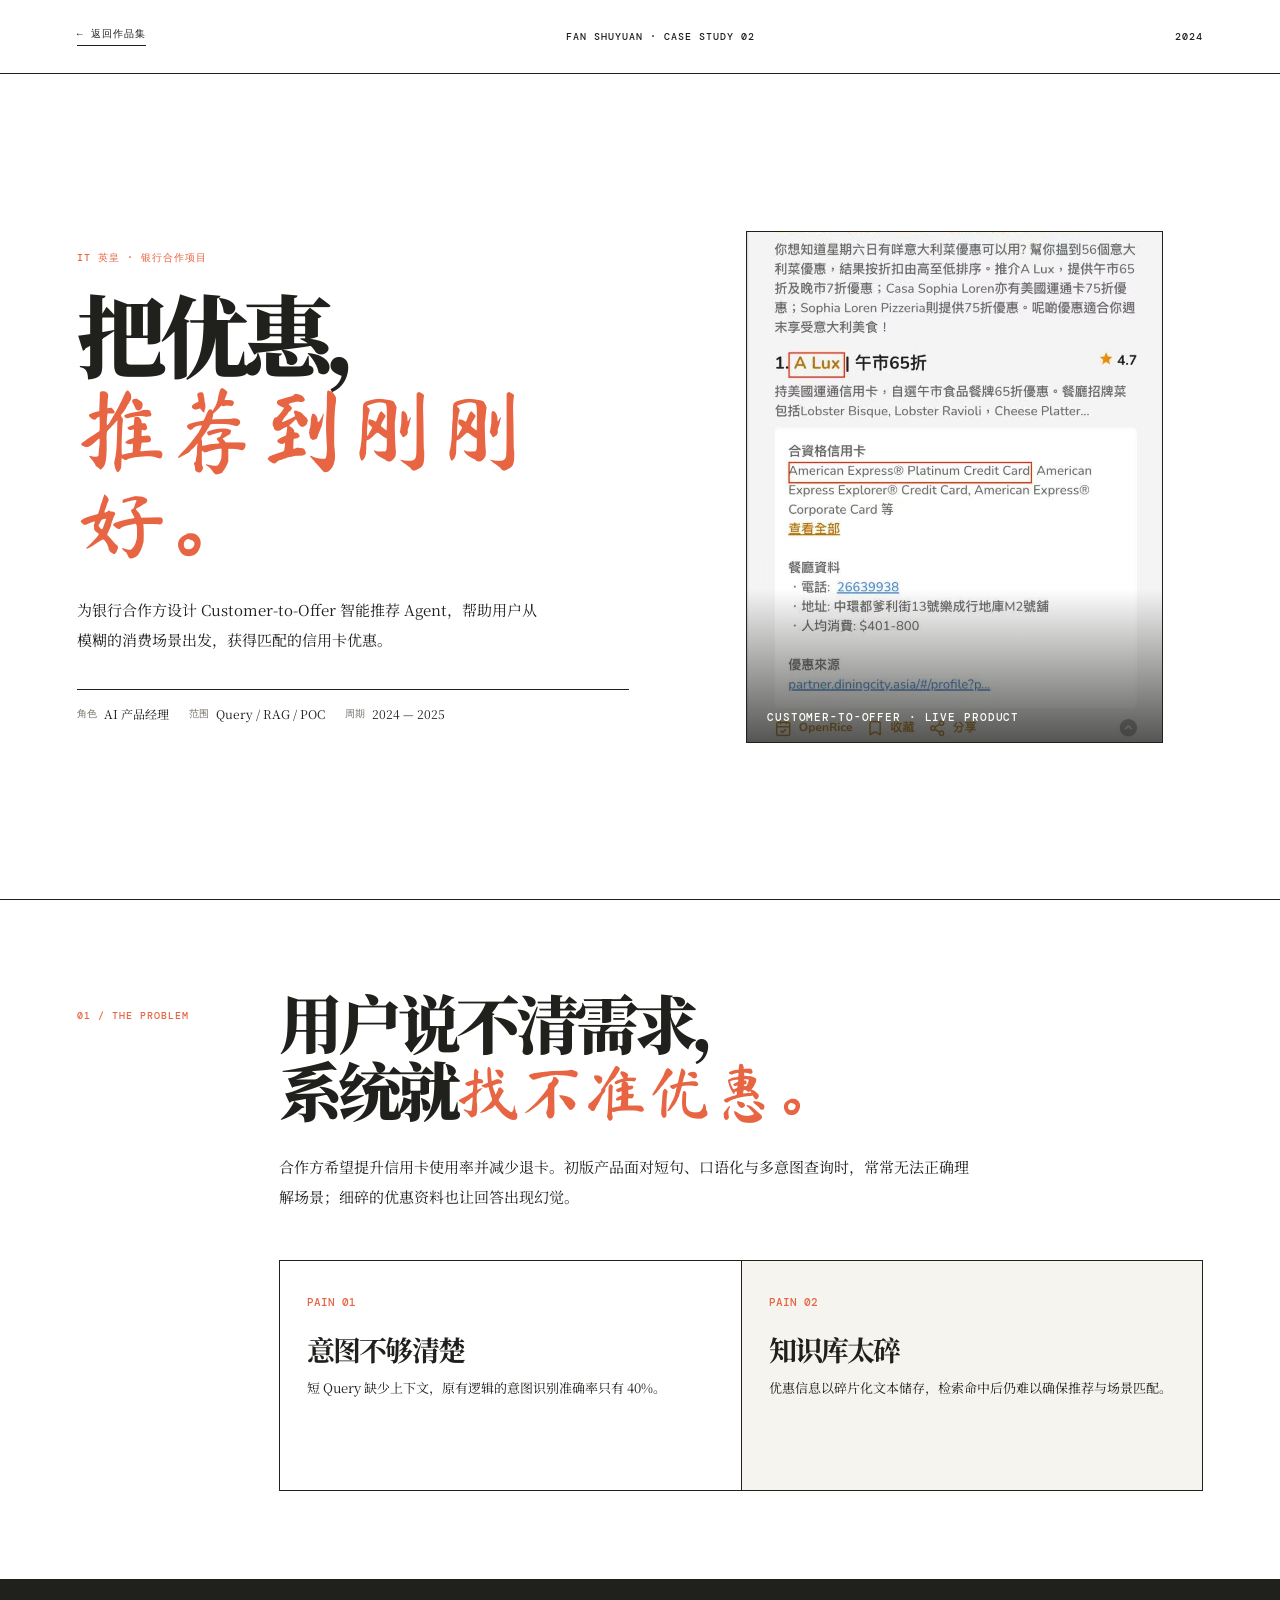
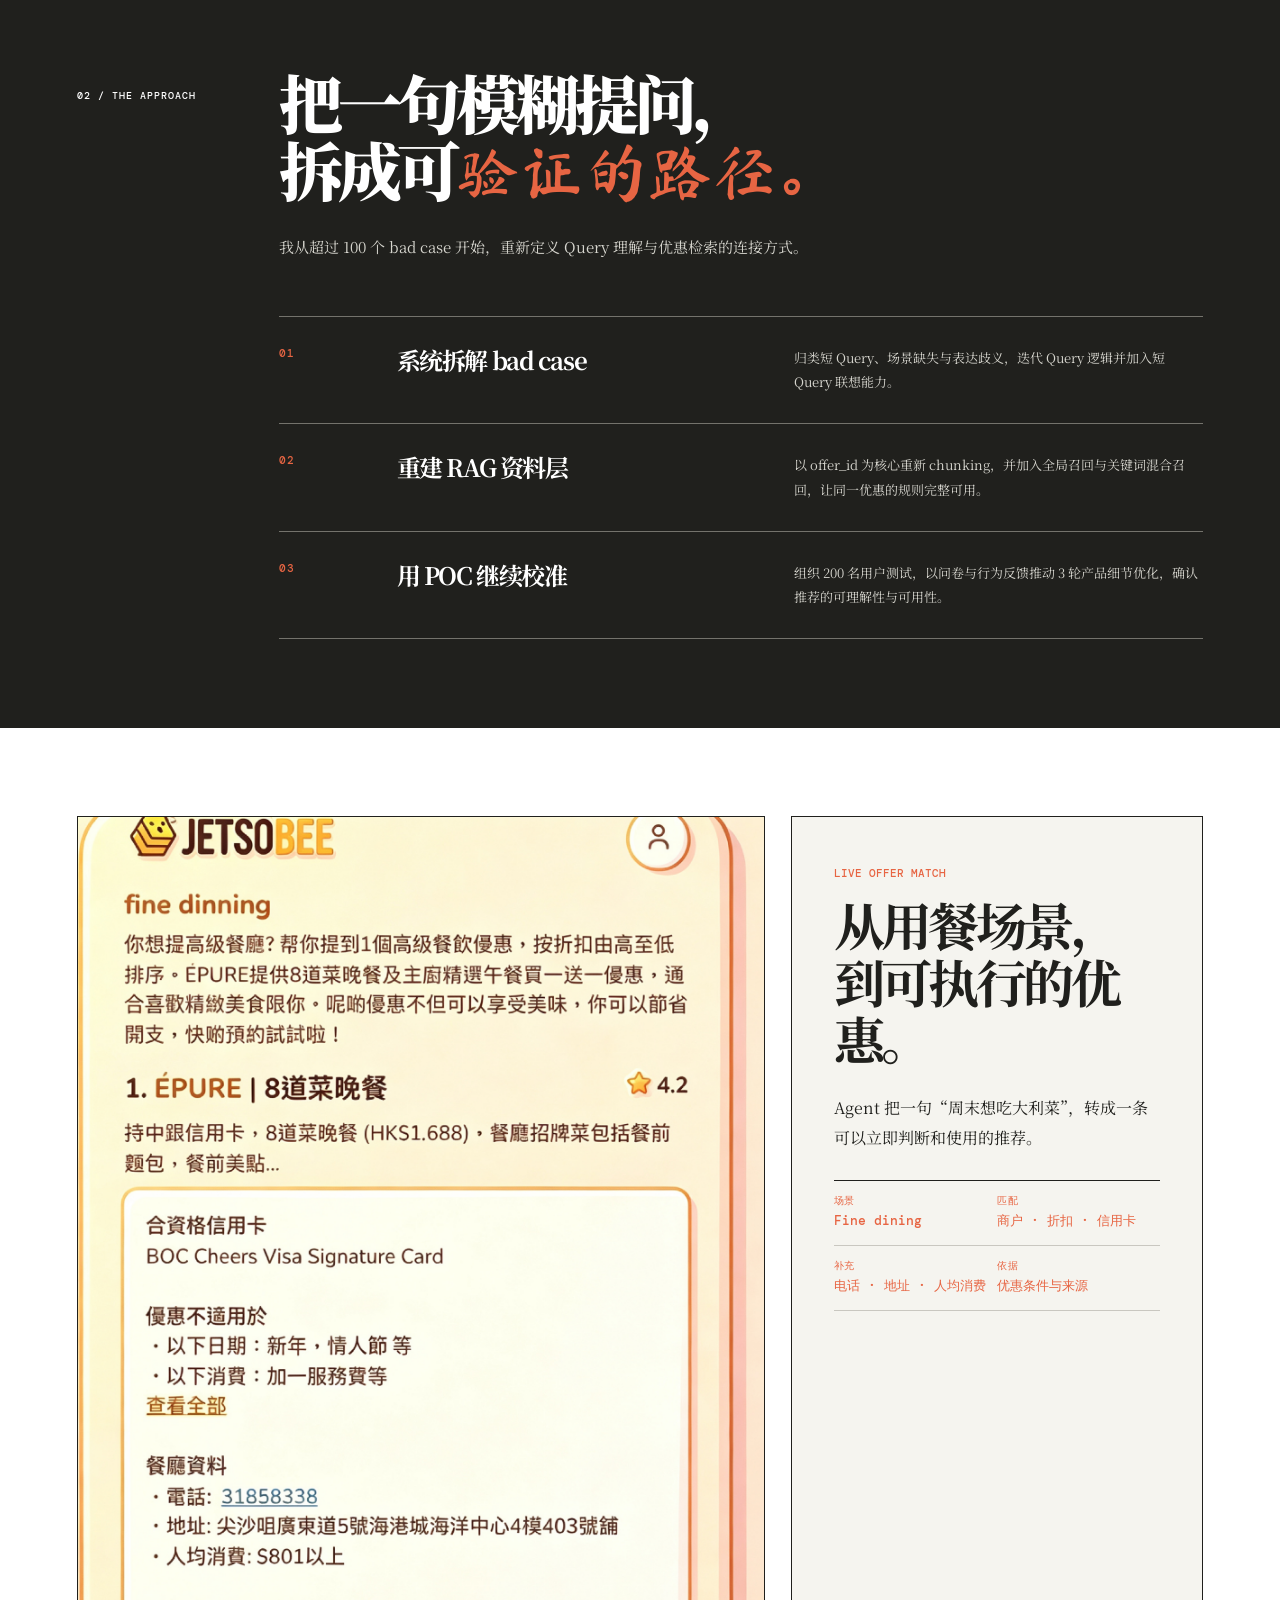
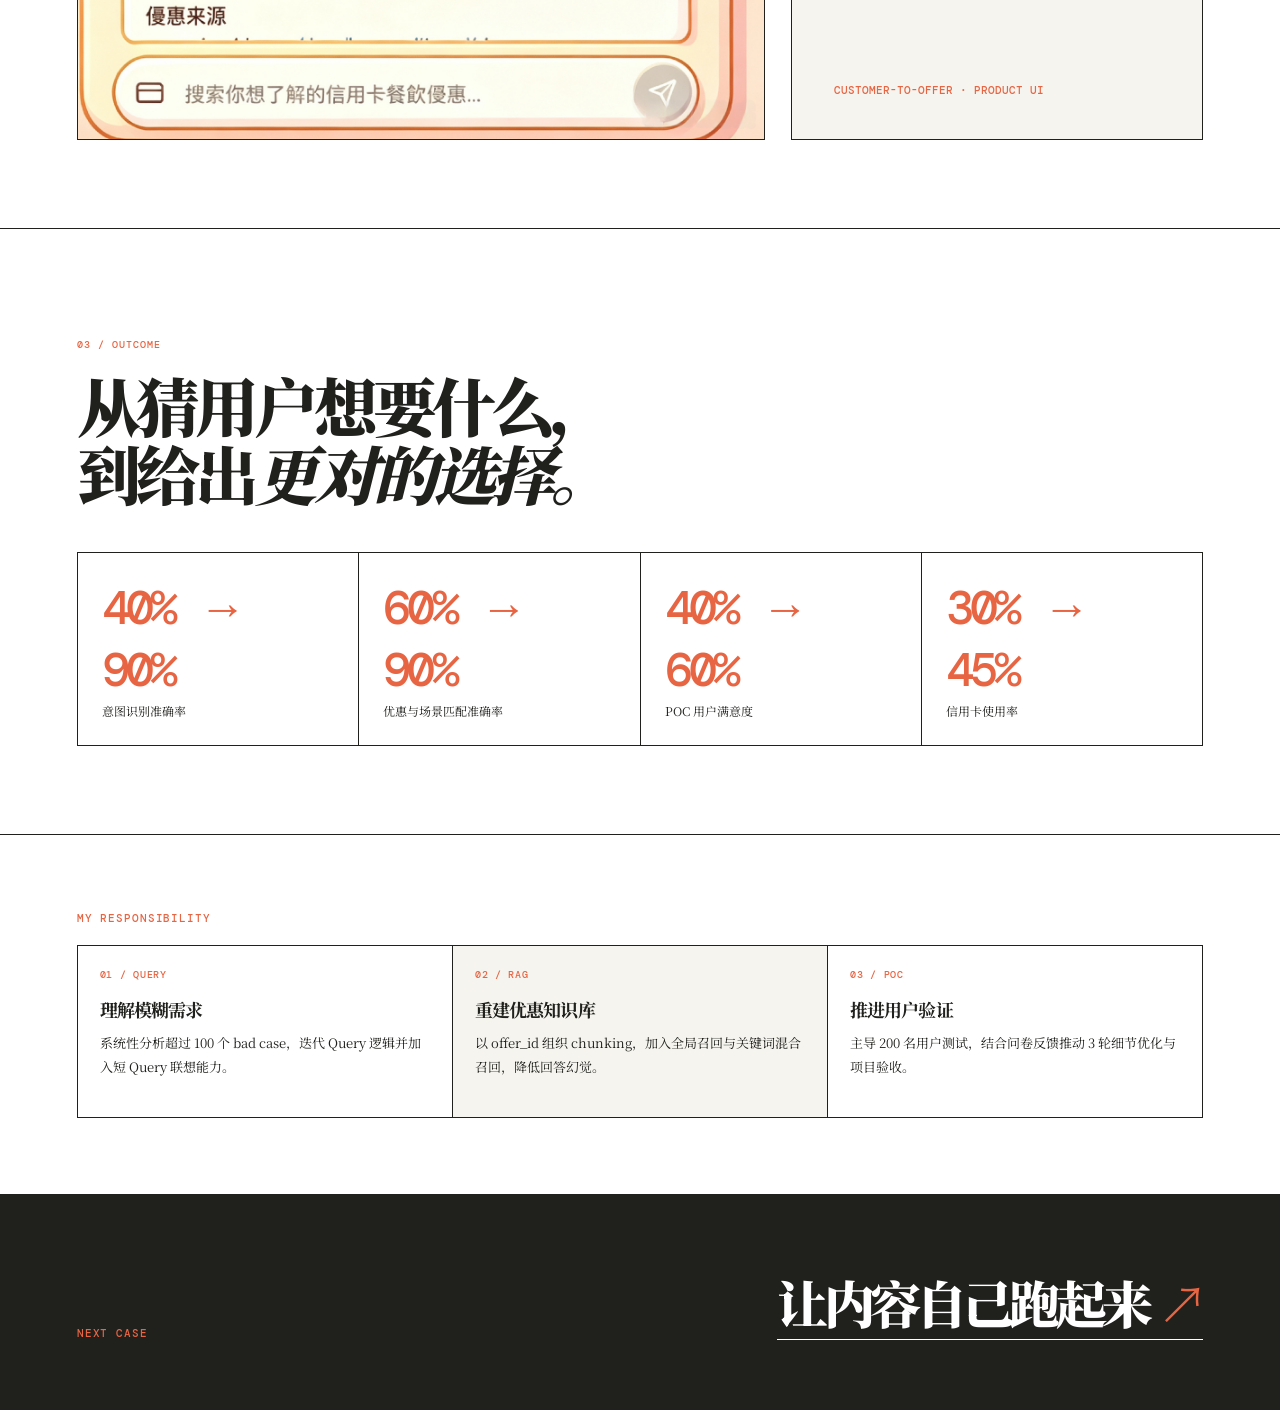
<file: bank-agent.html>
<!DOCTYPE html>
<html lang="zh-CN">
<head>
  <meta charset="UTF-8" />
  <meta name="viewport" content="width=device-width, initial-scale=1.0" />
  <title>Customer-to-Offer · 范书源</title>
  <link rel="preconnect" href="https://fonts.googleapis.com" />
  <link rel="preconnect" href="https://fonts.gstatic.com" crossorigin />
  <link href="https://fonts.googleapis.com/css2?family=DM+Mono:wght@400;500&family=Ma+Shan+Zheng&family=Noto+Serif+SC:wght@500;600;700;900&display=swap" rel="stylesheet" />
  <link rel="stylesheet" href="case-studies.css" />
  <link rel="stylesheet" href="project-scope.css" />
  <link rel="stylesheet" href="portfolio-unified.css" />
</head>
<body class="case-page bank">
  <header class="case-nav"><a href="index.html?tab=products#explore">← 返回作品集</a><strong>FAN SHUYUAN · CASE STUDY 02</strong><span>2024</span></header>
  <main>
    <section class="case-hero"><div><p class="eyebrow">IT 英皇 · 银行合作项目</p><h1>把优惠，<br/><i>推荐到刚刚好。</i></h1><p class="hero-summary">为银行合作方设计 Customer-to-Offer 智能推荐 Agent，帮助用户从模糊的消费场景出发，获得匹配的信用卡优惠。</p><div class="role-list"><span><b>角色</b>AI 产品经理</span><span><b>范围</b>Query / RAG / POC</span><span><b>周期</b>2024 — 2025</span></div></div><figure class="case-visual"><img src="306fb260eda9f427e16a0fe5ce057a03.jpg" alt="信用卡优惠智能推荐 Agent 的对话与推荐结果" /><figcaption class="visual-caption">CUSTOMER-TO-OFFER · LIVE PRODUCT</figcaption></figure></section>
    <section class="case-section"><div class="section-grid"><p class="section-tag">01 / THE PROBLEM</p><div><h2>用户说不清需求，<br/>系统就<i>找不准优惠。</i></h2><p class="body-copy">合作方希望提升信用卡使用率并减少退卡。初版产品面对短句、口语化与多意图查询时，常常无法正确理解场景；细碎的优惠资料也让回答出现幻觉。</p><div class="pain-grid"><article><b>PAIN 01</b><h3>意图不够清楚</h3><p>短 Query 缺少上下文，原有逻辑的意图识别准确率只有 40%。</p></article><article><b>PAIN 02</b><h3>知识库太碎</h3><p>优惠信息以碎片化文本储存，检索命中后仍难以确保推荐与场景匹配。</p></article></div></div></div></section>
    <section class="case-section process"><div class="section-grid"><p class="section-tag">02 / THE APPROACH</p><div><h2>把一句模糊提问，<br/>拆成可<i>验证的路径。</i></h2><p class="body-copy">我从超过 100 个 bad case 开始，重新定义 Query 理解与优惠检索的连接方式。</p><div class="steps"><article><b class="step-no">01</b><h3>系统拆解 bad case</h3><p>归类短 Query、场景缺失与表达歧义，迭代 Query 逻辑并加入短 Query 联想能力。</p></article><article><b class="step-no">02</b><h3>重建 RAG 资料层</h3><p>以 offer_id 为核心重新 chunking，并加入全局召回与关键词混合召回，让同一优惠的规则完整可用。</p></article><article><b class="step-no">03</b><h3>用 POC 继续校准</h3><p>组织 200 名用户测试，以问卷与行为反馈推动 3 轮产品细节优化，确认推荐的可理解性与可用性。</p></article></div></div></div></section>
    <section class="case-section"><div class="evidence"><img src="2.jpeg" alt="银行优惠推荐 Agent 的真实优惠详情与信用卡匹配结果" /><div class="note"><div><span>LIVE OFFER MATCH</span><h3>从用餐场景，<br/>到可执行的优惠。</h3><p class="note-lead">Agent 把一句“周末想吃大利菜”，转成一条可以立即判断和使用的推荐。</p><div class="offer-facts"><span><b>场景</b>Fine dining</span><span><b>匹配</b>商户 · 折扣 · 信用卡</span><span><b>补充</b>电话 · 地址 · 人均消费</span><span><b>依据</b>优惠条件与来源</span></div></div><span>CUSTOMER-TO-OFFER · PRODUCT UI</span></div></div></section>
    <section class="case-section results"><p class="section-tag">03 / OUTCOME</p><p class="results-title">从猜用户想要什么，<br/>到给出<i>更对的选择。</i></p><div class="result-grid"><article><b>40% → 90%</b><span>意图识别准确率</span></article><article><b>60% → 90%</b><span>优惠与场景匹配准确率</span></article><article><b>40% → 60%</b><span>POC 用户满意度</span></article><article><b>30% → 45%</b><span>信用卡使用率</span></article></div></section>
    <section class="project-scope"><p>MY RESPONSIBILITY</p><div class="scope-items"><article><b>01 / QUERY</b><strong>理解模糊需求</strong><span>系统性分析超过 100 个 bad case，迭代 Query 逻辑并加入短 Query 联想能力。</span></article><article><b>02 / RAG</b><strong>重建优惠知识库</strong><span>以 offer_id 组织 chunking，加入全局召回与关键词混合召回，降低回答幻觉。</span></article><article><b>03 / POC</b><strong>推进用户验证</strong><span>主导 200 名用户测试，结合问卷反馈推动 3 轮细节优化与项目验收。</span></article></div></section>
  </main><footer class="case-footer"><p>NEXT CASE</p><a href="autopush.html">让内容自己跑起来 <b>↗</b></a></footer>
</body>
</html>
</file>
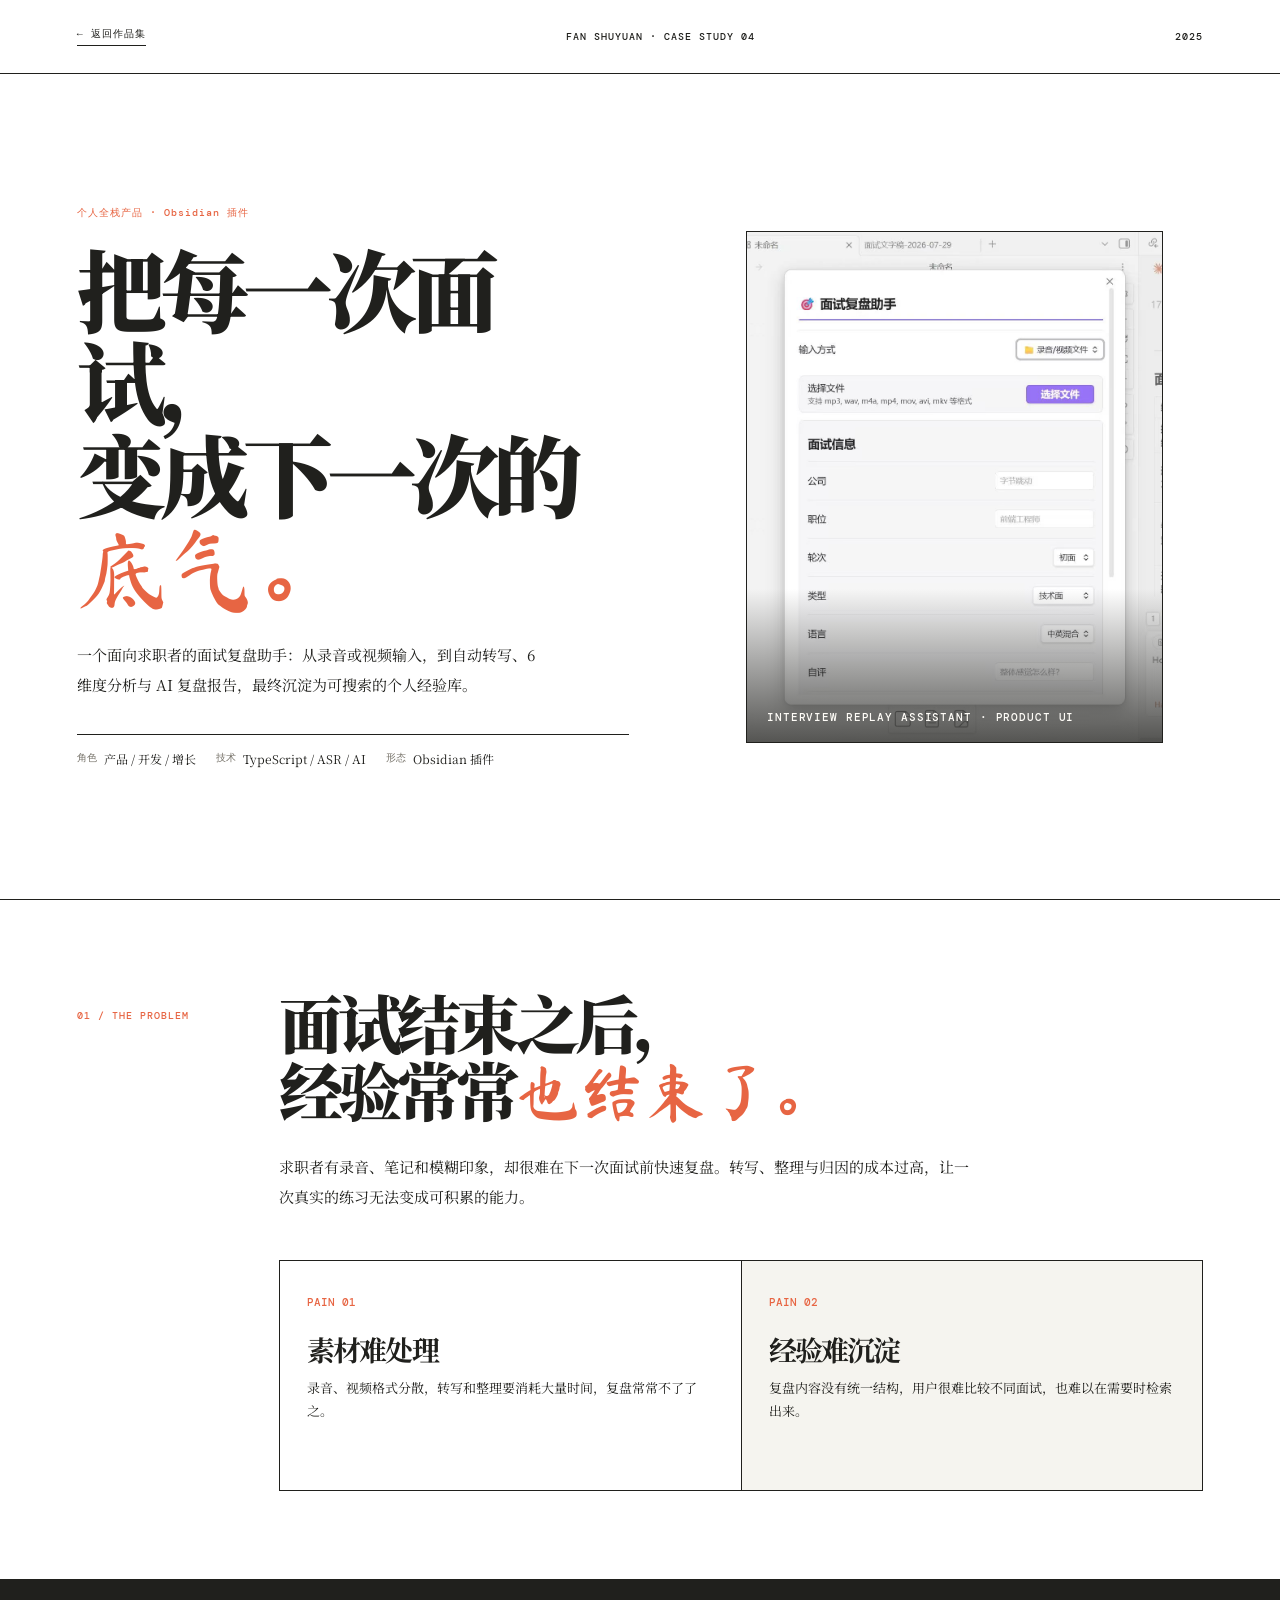
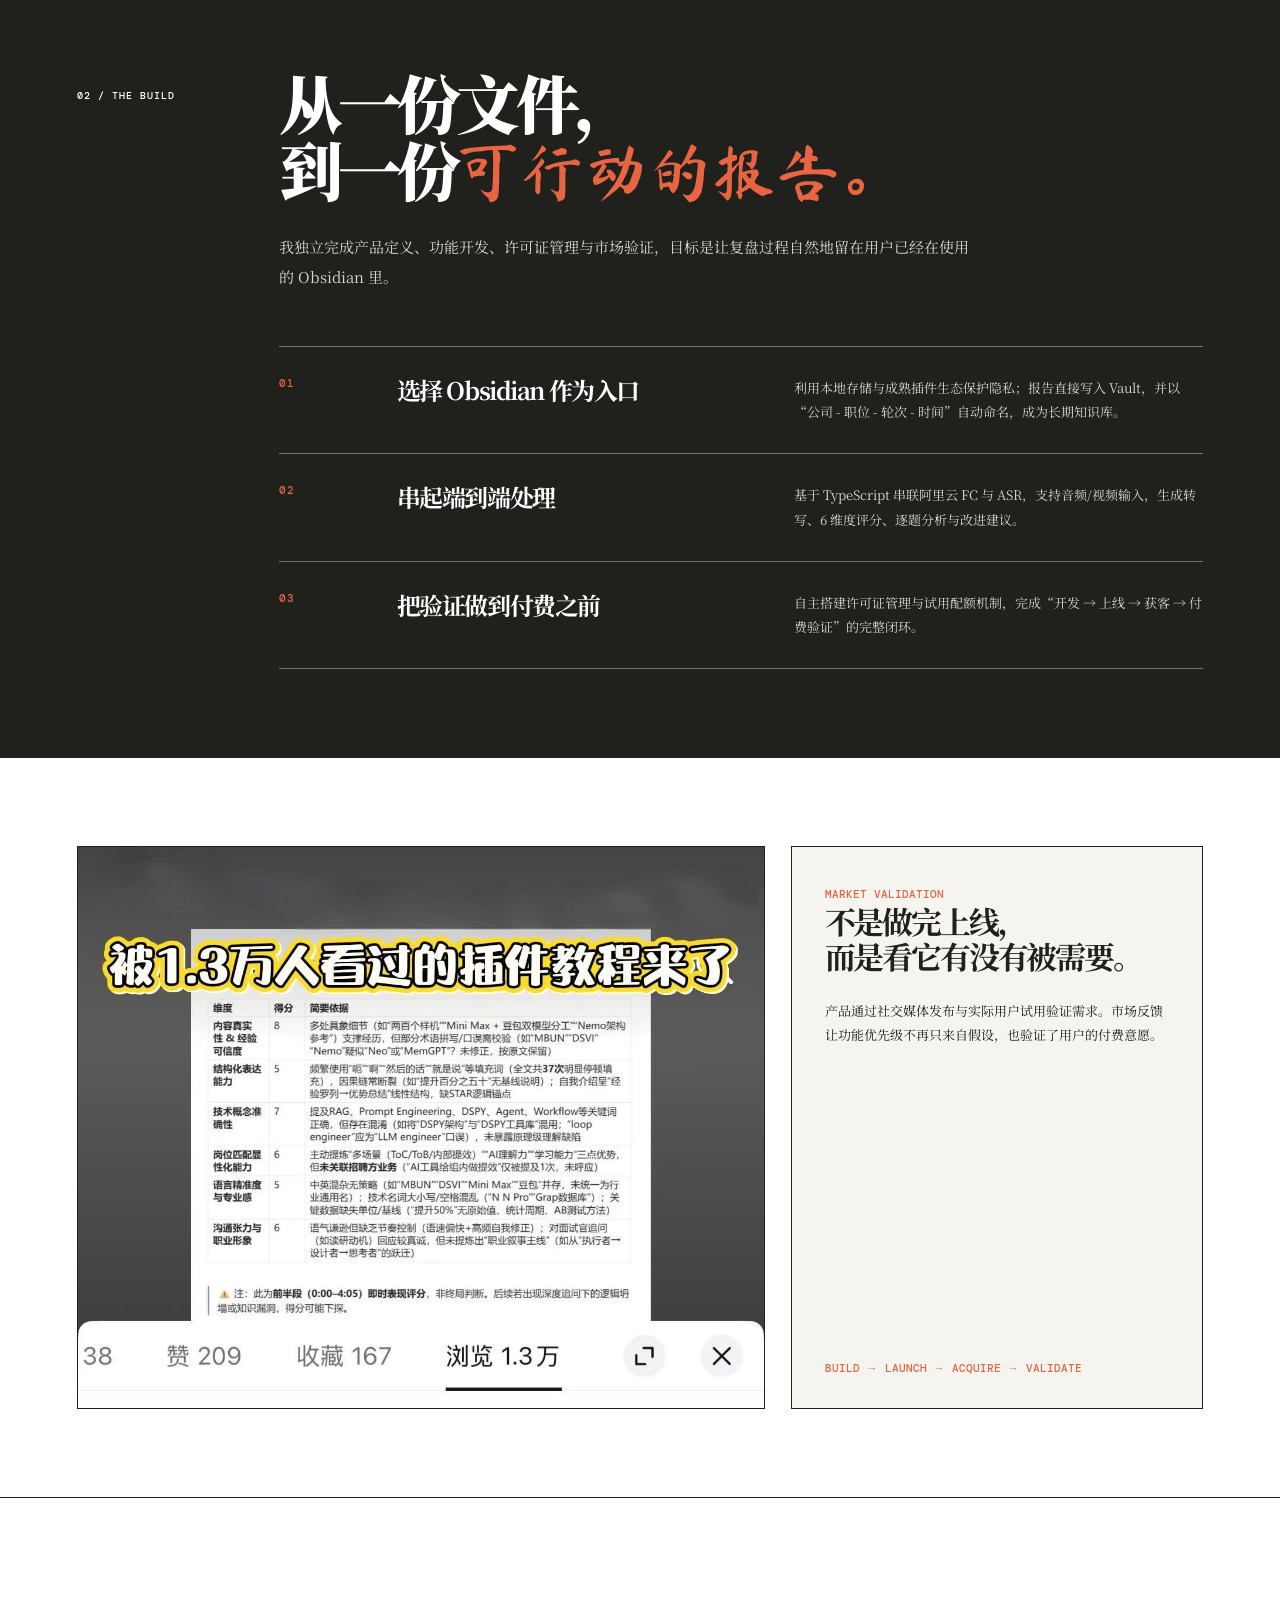
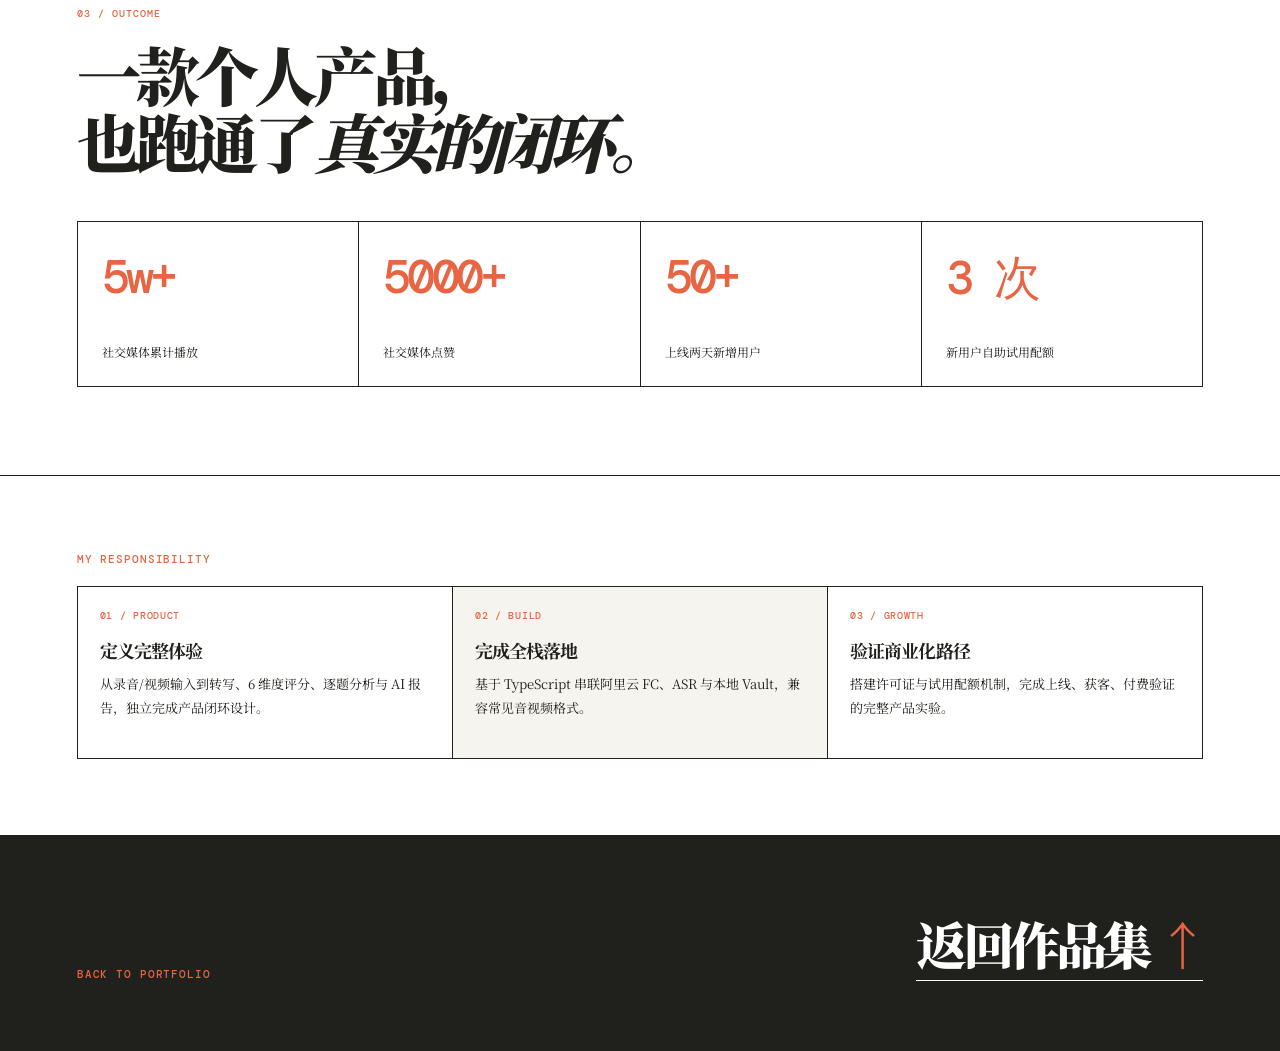
<file: interview-replay.html>
<!DOCTYPE html>
<html lang="zh-CN">
<head>
  <meta charset="UTF-8" />
  <meta name="viewport" content="width=device-width, initial-scale=1.0" />
  <title>面试复盘助手 · 范书源</title>
  <link rel="preconnect" href="https://fonts.googleapis.com" />
  <link rel="preconnect" href="https://fonts.gstatic.com" crossorigin />
  <link href="https://fonts.googleapis.com/css2?family=DM+Mono:wght@400;500&family=Ma+Shan+Zheng&family=Noto+Serif+SC:wght@500;600;700;900&display=swap" rel="stylesheet" />
  <link rel="stylesheet" href="case-studies.css" />
  <link rel="stylesheet" href="project-scope.css" />
  <link rel="stylesheet" href="portfolio-unified.css" />
</head>
<body class="case-page replay">
  <header class="case-nav"><a href="index.html?tab=products#explore">← 返回作品集</a><strong>FAN SHUYUAN · CASE STUDY 04</strong><span>2025</span></header>
  <main>
    <section class="case-hero"><div><p class="eyebrow">个人全栈产品 · Obsidian 插件</p><h1>把每一次面试，<br/>变成下一次的<i>底气。</i></h1><p class="hero-summary">一个面向求职者的面试复盘助手：从录音或视频输入，到自动转写、6 维度分析与 AI 复盘报告，最终沉淀为可搜索的个人经验库。</p><div class="role-list"><span><b>角色</b>产品 / 开发 / 增长</span><span><b>技术</b>TypeScript / ASR / AI</span><span><b>形态</b>Obsidian 插件</span></div></div><figure class="case-visual"><img src="微信图片_20260806120417_13_3.jpg" alt="面试复盘助手在 Obsidian 中的操作界面" /><figcaption class="visual-caption">INTERVIEW REPLAY ASSISTANT · PRODUCT UI</figcaption></figure></section>
    <section class="case-section"><div class="section-grid"><p class="section-tag">01 / THE PROBLEM</p><div><h2>面试结束之后，<br/>经验常常<i>也结束了。</i></h2><p class="body-copy">求职者有录音、笔记和模糊印象，却很难在下一次面试前快速复盘。转写、整理与归因的成本过高，让一次真实的练习无法变成可积累的能力。</p><div class="pain-grid"><article><b>PAIN 01</b><h3>素材难处理</h3><p>录音、视频格式分散，转写和整理要消耗大量时间，复盘常常不了了之。</p></article><article><b>PAIN 02</b><h3>经验难沉淀</h3><p>复盘内容没有统一结构，用户很难比较不同面试，也难以在需要时检索出来。</p></article></div></div></div></section>
    <section class="case-section process"><div class="section-grid"><p class="section-tag">02 / THE BUILD</p><div><h2>从一份文件，<br/>到一份<i>可行动的报告。</i></h2><p class="body-copy">我独立完成产品定义、功能开发、许可证管理与市场验证，目标是让复盘过程自然地留在用户已经在使用的 Obsidian 里。</p><div class="steps"><article><b class="step-no">01</b><h3>选择 Obsidian 作为入口</h3><p>利用本地存储与成熟插件生态保护隐私；报告直接写入 Vault，并以“公司 - 职位 - 轮次 - 时间”自动命名，成为长期知识库。</p></article><article><b class="step-no">02</b><h3>串起端到端处理</h3><p>基于 TypeScript 串联阿里云 FC 与 ASR，支持音频/视频输入，生成转写、6 维度评分、逐题分析与改进建议。</p></article><article><b class="step-no">03</b><h3>把验证做到付费之前</h3><p>自主搭建许可证管理与试用配额机制，完成“开发 → 上线 → 获客 → 付费验证”的完整闭环。</p></article></div></div></div></section>
    <section class="case-section"><div class="evidence"><img src="微信图片_20260806120418_14_3.jpg" alt="面试复盘助手在社交媒体上的真实市场反馈" /><div class="note"><div><span>MARKET VALIDATION</span><h3>不是做完上线，<br/>而是看它有没有被需要。</h3><p>产品通过社交媒体发布与实际用户试用验证需求。市场反馈让功能优先级不再只来自假设，也验证了用户的付费意愿。</p></div><span>BUILD → LAUNCH → ACQUIRE → VALIDATE</span></div></div></section>
    <section class="case-section results"><p class="section-tag">03 / OUTCOME</p><p class="results-title">一款个人产品，<br/>也跑通了<i>真实的闭环。</i></p><div class="result-grid"><article><b>5w+</b><span>社交媒体累计播放</span></article><article><b>5000+</b><span>社交媒体点赞</span></article><article><b>50+</b><span>上线两天新增用户</span></article><article><b>3 次</b><span>新用户自助试用配额</span></article></div></section>
    <section class="project-scope"><p>MY RESPONSIBILITY</p><div class="scope-items"><article><b>01 / PRODUCT</b><strong>定义完整体验</strong><span>从录音/视频输入到转写、6 维度评分、逐题分析与 AI 报告，独立完成产品闭环设计。</span></article><article><b>02 / BUILD</b><strong>完成全栈落地</strong><span>基于 TypeScript 串联阿里云 FC、ASR 与本地 Vault，兼容常见音视频格式。</span></article><article><b>03 / GROWTH</b><strong>验证商业化路径</strong><span>搭建许可证与试用配额机制，完成上线、获客、付费验证的完整产品实验。</span></article></div></section>
  </main><footer class="case-footer"><p>BACK TO PORTFOLIO</p><a href="index.html?tab=products#explore">返回作品集 <b>↑</b></a></footer>
</body>
</html>
</file>
<file: style.css>
﻿:root{--ink:#20201d;--paper:#f7f3ea;--orange:#ff6542;--blue:#78b6e3;--yellow:#ffd65b;--pink:#ffaab8;--line:2px solid var(--ink)}*{box-sizing:border-box}html{scroll-behavior:smooth}body{margin:0;background:var(--paper);color:var(--ink);font-family:'Noto Serif SC',serif;overflow-x:hidden}.paper-grain{position:fixed;inset:0;opacity:.16;pointer-events:none;z-index:10;background-image:url("data:image/svg+xml,%3Csvg viewBox='0 0 180 180' xmlns='http://www.w3.org/2000/svg'%3E%3Cfilter id='n'%3E%3CfeTurbulence type='fractalNoise' baseFrequency='.8' numOctaves='4' stitchTiles='stitch'/%3E%3C/filter%3E%3Crect width='100%25' height='100%25' filter='url(%23n)' opacity='.25'/%3E%3C/svg%3E")}.nav{height:76px;display:flex;align-items:center;justify-content:space-between;padding:0 5.5vw;border-bottom:var(--line);position:relative;z-index:2;background:rgba(247,243,234,.88);backdrop-filter:blur(6px)}.logo{font:500 1.7rem 'DM Mono',monospace;color:var(--ink);text-decoration:none;letter-spacing:-3px}.logo span:first-child{font-family:'ZCOOL KuaiLe',sans-serif;color:var(--orange);font-size:2.4rem;letter-spacing:-7px}.spark{color:var(--blue);vertical-align:top;font-size:1rem;letter-spacing:0}nav{display:flex;gap:32px}nav a,.nav-note{font:500 13px 'DM Mono',monospace;text-decoration:none;color:var(--ink);position:relative}.nav a:after{content:'';position:absolute;bottom:-5px;left:0;width:0;height:2px;background:var(--orange);transition:.25s}.nav a:hover:after{width:100%}.nav-note{border:var(--line);padding:9px 13px;border-radius:50%;transform:rotate(2deg)}.nav-note span{color:var(--orange);font-size:18px}.section{padding-left:8vw;padding-right:8vw}.hero{min-height:calc(100vh - 76px);display:grid;grid-template-columns:1.08fr .92fr;align-items:center;position:relative;padding-top:55px;padding-bottom:80px}.eyebrow,.section-label,.project-meta,.tag,.time,.contact-foot{font:500 11px 'DM Mono',monospace;letter-spacing:.07em}.live-dot{display:inline-block;width:8px;height:8px;border-radius:50%;background:var(--orange);margin-right:6px;animation:pulse 1.5s infinite}.hero h1{font-size:clamp(3.2rem,6.4vw,6.7rem);line-height:1.05;letter-spacing:-.085em;margin:20px 0 22px;font-weight:900}.hero h1 i,.contact h2 i{font-family:'Ma Shan Zheng',cursive;font-weight:400;color:var(--orange);font-style:normal;letter-spacing:-.02em}.hero h1 em{font-style:normal;display:inline-block;position:relative;z-index:0}.hero h1 em:after{content:'';background:var(--yellow);height:.32em;position:absolute;left:-.05em;right:-.05em;bottom:.11em;z-index:-1;transform:rotate(-2deg)}.hero-summary{max-width:350px;font-size:15px;line-height:1.95;margin:0 0 27px}.scribble-btn{font:500 13px 'DM Mono',monospace;text-decoration:none;color:var(--ink);display:inline-block;border:var(--line);padding:13px 16px;border-radius:8px 12px 9px 14px;box-shadow:4px 4px 0 var(--blue);transition:.25s}.scribble-btn:hover{box-shadow:7px 7px 0 var(--orange);transform:translate(-2px,-2px)}.scribble-btn b{font-size:20px;margin-left:9px}.hero-doodle{height:500px;position:relative;max-width:500px;justify-self:end;width:100%;background:radial-gradient(circle at 53% 45%,#fffaf0 0 31%,transparent 32%)}.sun{width:112px;height:112px;border:var(--line);border-radius:49% 51% 47% 53%;position:absolute;top:30px;right:42px;background:var(--yellow);text-align:center;padding-top:28px;font:400 25px 'ZCOOL KuaiLe';line-height:.8;transform:rotate(7deg);box-shadow:5px 5px 0 var(--ink)}.sun small{font:10px 'DM Mono';letter-spacing:-1px}.robot{position:absolute;width:190px;height:260px;left:38%;top:128px;z-index:2}.head{width:150px;height:110px;border:var(--line);background:#fffdf7;border-radius:44% 48% 43% 47%;position:absolute;left:20px;display:flex;align-items:center;justify-content:center;gap:35px}.head i{width:18px;height:25px;background:var(--ink);border-radius:50%}.head b{position:absolute;bottom:19px;font:27px 'DM Mono'}.antenna{position:absolute;width:2px;height:34px;background:var(--ink);left:95px;top:-25px}.antenna:before{content:'';width:13px;height:13px;border:var(--line);border-radius:50%;background:var(--pink);position:absolute;top:-6px;left:-6px}.body{position:absolute;top:103px;left:38px;width:113px;height:105px;background:var(--blue);border:var(--line);border-radius:20px 21px 37px 36px;text-align:center;padding-top:22px;font-size:30px}.arms{position:absolute;width:62px;height:55px;border-bottom:var(--line);top:126px}.arms.left{left:-22px;transform:rotate(34deg);border-left:var(--line);border-radius:0 0 0 28px}.arms.right{right:-22px;transform:rotate(-34deg);border-right:var(--line);border-radius:0 0 28px 0}.legs{position:absolute;top:204px;left:55px;width:75px;height:55px;border-left:var(--line);border-right:var(--line);border-bottom:var(--line);border-radius:0 0 23px 23px}.orbit{border:var(--line);border-radius:50%;position:absolute;left:50%;top:50%;transform:translate(-50%,-50%) rotate(-15deg)}.orbit-a{width:390px;height:200px}.orbit-b{width:360px;height:220px;transform:translate(-50%,-50%) rotate(55deg);border-style:dashed}.cloud{position:absolute;border:var(--line);padding:7px 13px;background:#fffdf7;border-radius:40% 50% 45% 52%;font:12px 'DM Mono';z-index:3}.c1{top:130px;left:1%;transform:rotate(-9deg)}.c2{right:0;bottom:86px;transform:rotate(7deg);background:var(--pink)}.doodle-arrow{position:absolute;right:-10px;bottom:15px;font:22px 'Ma Shan Zheng';transform:rotate(-8deg)}.star{position:absolute;font-size:30px;color:var(--orange)}.s1{top:40px;left:15%}.s2{bottom:88px;left:5%;color:var(--blue)}.scroll-hint{position:absolute;bottom:22px;left:8vw;font:10px 'DM Mono';letter-spacing:.13em;display:flex;gap:10px;align-items:center}.scroll-hint i{height:2px;width:70px;background:var(--ink);display:block}.section-line{border-top:var(--line)}.intro{padding-top:75px;padding-bottom:88px;display:grid;grid-template-columns:180px 1fr;gap:30px}.section-label{padding-top:10px}.big-quote{font-size:clamp(2rem,4vw,4.25rem);font-weight:900;line-height:1.35;letter-spacing:-.065em;margin:0}.big-quote mark{background:transparent;position:relative;z-index:0;color:inherit}.big-quote mark:after{content:'';position:absolute;left:-.04em;right:-.04em;height:.3em;background:var(--yellow);bottom:.08em;z-index:-1;transform:rotate(-1deg)}.big-quote mark+br+mark:after{background:var(--blue)}.intro-bottom{margin-top:50px;display:grid;grid-template-columns:115px 290px 1fr;align-items:center;gap:38px}.intro-bottom>p{font-size:14px;line-height:2;margin:0}.portrait{height:112px;width:100px;border:var(--line);background:var(--pink);border-radius:52% 48% 43% 51%;position:relative;transform:rotate(-5deg)}.portrait-face{font:55px 'ZCOOL KuaiLe';text-align:center;padding-top:15px}.portrait span{position:absolute;white-space:nowrap;background:#fffdf7;border:var(--line);font:11px 'DM Mono';padding:3px 7px;right:-34px;top:-14px;transform:rotate(8deg)}.skills-cloud{display:flex;flex-wrap:wrap;gap:10px;align-content:center}.skills-cloud span{font:12px 'DM Mono';padding:6px 10px;border:1.5px solid var(--ink);border-radius:50%;transform:rotate(var(--r,0deg))}.skills-cloud span:nth-child(2n){background:var(--yellow);--r:4deg}.skills-cloud span:nth-child(3n){background:var(--blue);--r:-4deg}.work{padding-top:74px;padding-bottom:100px}.work-heading{display:grid;grid-template-columns:180px 1fr 300px;align-items:end;margin-bottom:60px}.work-heading h2,.journey h2,.contact h2{font-size:clamp(2.8rem,5vw,5.5rem);font-weight:900;line-height:1.02;letter-spacing:-.08em;margin:0}.work-heading h2 span{font-family:'Ma Shan Zheng';color:var(--orange);font-weight:400}.work-heading>p{font-size:13px;line-height:1.9;margin:0 0 8px}.projects{display:grid;grid-template-columns:1fr 1fr;gap:24px}.project{border:var(--line);background:#fffdf7;position:relative;overflow:hidden}.project-meta{display:flex;justify-content:space-between;padding:18px 20px;border-bottom:1.5px solid var(--ink)}.project-feature{grid-column:1 / -1;display:grid;grid-template-columns:1fr 1fr;min-height:555px}.project-feature>.project-meta{grid-column:1/-1;height:52px}.project-art{position:relative;background:#fceaa3;border-right:var(--line);min-height:500px;overflow:hidden}.robot-art img{position:absolute;width:44%;left:29%;bottom:24px;border:var(--line);border-radius:20px;transform:rotate(-4deg);box-shadow:8px 8px 0 var(--ink)}.tape{position:absolute;top:27px;left:30px;font:13px 'DM Mono';background:#fff7a5;border:var(--line);padding:8px;transform:rotate(-7deg);z-index:2}.sticker{position:absolute;right:25px;bottom:35px;background:var(--pink);border:var(--line);border-radius:50%;width:100px;height:100px;text-align:center;padding-top:24px;font:17px 'Ma Shan Zheng';transform:rotate(11deg);z-index:2}.mini-tree{position:absolute;left:32px;bottom:48px;width:130px;height:150px;border-bottom:var(--line)}.mini-tree b{display:block;height:100px;width:5px;background:var(--ink);position:absolute;bottom:0;left:65px;transform:rotate(6deg)}.mini-tree i{width:39px;height:39px;border:var(--line);border-radius:50%;background:var(--orange);position:absolute}.mini-tree i:nth-child(1){left:21px;top:13px}.mini-tree i:nth-child(2){left:58px;top:0;background:var(--blue)}.mini-tree i:nth-child(3){left:79px;top:34px;background:var(--pink)}.mini-tree i:nth-child(4){left:18px;top:59px;background:#fffdf7}.project-body{padding:46px 46px 38px;position:relative}.tag{color:var(--orange);margin:0 0 16px}.project h3{font-size:clamp(2rem,3.6vw,3.8rem);line-height:1.08;letter-spacing:-.08em;margin:0 0 20px;font-weight:900}.project h3 i{font-family:'Ma Shan Zheng';font-style:normal;font-weight:400;color:var(--orange);letter-spacing:0}.project h3 span{position:relative;z-index:0}.project h3 span:after{content:'';height:.31em;position:absolute;background:var(--yellow);left:-.04em;right:-.04em;bottom:.08em;z-index:-1;transform:rotate(-2deg)}.project-body>p:not(.tag){font-size:14px;line-height:1.85;max-width:390px}.metric-row{display:flex;flex-wrap:wrap;gap:10px 20px;border-top:1.5px dashed var(--ink);padding-top:18px;margin-top:25px}.metric-row span{font-size:11px;white-space:nowrap}.metric-row b{font:500 18px 'DM Mono';display:block;color:var(--orange)}.line-link{font:500 12px 'DM Mono';color:var(--ink);text-decoration:none;display:inline-block;margin-top:28px;border-bottom:1.5px solid var(--ink);padding-bottom:4px}.line-link b{font-size:20px;margin-left:8px}.project-half{min-height:490px}.project-half.blue{background:#d7ecff}.project-half.orange{background:#ffe7da}.project-half .project-body{padding:32px 38px}.project-half h3{font-size:clamp(2.15rem,3.6vw,3.5rem)}.bank-art{position:absolute;right:22px;bottom:25px;width:190px;height:145px}.card-card{position:absolute;left:0;top:10px;border:var(--line);border-radius:11px;background:var(--yellow);width:130px;height:85px;padding:15px;font:13px 'DM Mono';transform:rotate(-9deg);box-shadow:5px 5px 0 var(--ink)}.card-card b{font-size:35px;float:right}.bank-person{position:absolute;right:5px;bottom:0;font:50px 'DM Mono';line-height:.45;transform:rotate(4deg)}.bank-art>span{position:absolute;right:5px;top:13px;font:21px 'Ma Shan Zheng';color:var(--orange);transform:rotate(-8deg)}.flow-art{position:absolute;bottom:40px;right:30px;display:flex;align-items:center;gap:9px;transform:rotate(-4deg)}.flow-art b{font:12px 'DM Mono';border:var(--line);border-radius:50%;width:53px;height:53px;text-align:center;padding-top:18px;background:#fffdf7}.flow-art b:nth-of-type(2){background:var(--yellow)}.flow-art i{font-style:normal;font-size:23px}.flow-art span{position:absolute;right:-7px;top:-20px;color:var(--orange)}.project-wide{grid-column:1/-1;background:#eee9ff;display:grid;grid-template-columns:.9fr 1.1fr;min-height:410px}.project-wide .project-body{padding:46px}.project-wide .project-meta{padding:0 0 18px;border-bottom:0}.interview-art{border-right:var(--line);position:relative;overflow:hidden}.window{width:72%;height:190px;background:#fffdf7;border:var(--line);border-radius:8px;position:absolute;left:16%;top:95px;transform:rotate(-4deg);box-shadow:8px 8px 0 var(--ink);padding:30px 20px}.window>span{width:9px;height:9px;border:1.5px solid var(--ink);border-radius:50%;display:inline-block;margin-right:5px;position:relative;top:-18px}.window>span:first-child{background:var(--pink)}.chat-line{height:14px;border:1.5px solid var(--ink);margin:8px 0;border-radius:10px}.chat-line.a{width:65%;background:var(--blue)}.chat-line.b{width:46%;margin-left:auto;background:var(--yellow)}.chat-line.c{width:78%}.score{position:absolute;right:-23px;bottom:-22px;border:var(--line);border-radius:50%;background:var(--orange);width:70px;height:70px;text-align:center;padding-top:13px;font:32px 'DM Mono';transform:rotate(10deg)}.score small{font-size:15px}.sound{position:absolute;top:51px;left:12%;font:33px 'DM Mono';letter-spacing:2px;transform:rotate(-8deg)}.journey{padding-top:76px;padding-bottom:95px}.journey-top{display:grid;grid-template-columns:1fr 1fr;align-items:end}.journey h2 span{font-family:'Ma Shan Zheng';font-weight:400;color:var(--blue);letter-spacing:0}.route-doodle{justify-self:end;font:24px 'Ma Shan Zheng';transform:rotate(-6deg);margin:0 22px 10px 0}.route-doodle i{display:inline-block;border-top:var(--line);width:130px;margin:0 10px;position:relative}.route-doodle i:after{content:'鉃?;position:absolute;right:-11px;top:-19px;font:30px 'DM Mono'}.timeline{margin-top:67px}.timeline article{display:grid;grid-template-columns:180px 42px 1fr 110px;align-items:center;border-top:var(--line);padding:20px 0;min-height:91px;transition:.25s}.timeline article:last-child{border-bottom:var(--line)}.timeline article:hover{padding-left:12px;background:#fffdf7}.timeline h3{font-size:20px;margin:0;letter-spacing:-.05em}.timeline p{font-size:13px;margin:5px 0 0}.pin{width:18px;height:18px;border:var(--line);border-radius:50%;transform:rotate(13deg)}.orange-pin{background:var(--orange)}.blue-pin{background:var(--blue)}.yellow-pin{background:var(--yellow)}.pink-pin{background:var(--pink)}.stamp{font:10px 'DM Mono';border:1.5px dashed var(--orange);color:var(--orange);padding:8px 6px;text-align:center;transform:rotate(4deg)}.contact{background:var(--ink);color:var(--paper);padding-top:90px;padding-bottom:22px;position:relative;overflow:hidden}.contact .eyebrow{color:var(--yellow);position:relative}.contact h2{font-size:clamp(3.2rem,7.2vw,7.6rem);margin:20px 0 28px;position:relative}.contact h2 i{color:var(--yellow)}.email{color:var(--paper);font:clamp(13px,1.8vw,20px) 'DM Mono';text-decoration:none;border-bottom:1.5px solid var(--paper);padding-bottom:7px;position:relative}.email b{color:var(--orange);font-size:25px}.contact-foot{border-top:1px solid #575650;margin-top:120px;padding-top:18px;display:flex;justify-content:space-between;color:#b9b5a9}.contact-foot a{color:#b9b5a9;text-decoration:none}.contact-doodle{position:absolute;right:11vw;top:75px;width:230px;height:230px;border:2px solid var(--yellow);border-radius:48% 52% 45% 55%;color:var(--yellow);display:flex;align-items:center;justify-content:center;font:83px 'ZCOOL KuaiLe';transform:rotate(11deg)}.contact-doodle div{text-align:center;line-height:.65}.contact-doodle small{font:14px 'DM Mono';line-height:1.1;display:block;margin-top:15px}.contact-doodle>span{position:absolute;font:35px 'DM Mono';color:var(--orange)}.contact-doodle>span:first-child{left:-25px;top:12px}.contact-doodle>span:last-child{right:-22px;bottom:-10px;color:var(--blue)}.reveal{opacity:0;transform:translateY(24px);transition:opacity .8s ease,transform .8s ease}.reveal.show{opacity:1;transform:none}.delay-1{transition-delay:.15s}@keyframes pulse{50%{transform:scale(.45);opacity:.45}}@media(max-width:760px){.nav{padding:0 5vw;height:65px}.nav nav{display:none}.nav-note{font-size:10px}.section{padding-left:6vw;padding-right:6vw}.hero{min-height:735px;display:block;padding-top:45px}.hero h1{font-size:3.5rem}.hero-doodle{height:330px;width:110%;margin-left:-4%;margin-top:3px;transform:scale(.82);transform-origin:top center}.scroll-hint{left:6vw;bottom:12px}.intro{display:block;padding-top:45px;padding-bottom:55px}.intro .section-label{margin-bottom:25px}.big-quote{font-size:2rem}.intro-bottom{margin-top:33px;grid-template-columns:90px 1fr;gap:20px}.intro-bottom>p{font-size:13px}.skills-cloud{grid-column:1/-1}.work{padding-top:48px;padding-bottom:55px}.work-heading{display:block;margin-bottom:35px}.work-heading .section-label{margin-bottom:25px}.work-heading>p{margin-top:20px}.projects{display:block}.project{margin-bottom:18px}.project-feature{display:flex;flex-direction:column}.project-feature>.project-meta{min-height:52px}.project-art{min-height:370px;border-right:0;border-bottom:var(--line);order:2}.project-feature .project-body{order:3}.project-body,.project-half .project-body,.project-wide .project-body{padding:30px 24px}.project h3{font-size:2.3rem}.project-half{min-height:440px}.project-wide{display:flex;flex-direction:column}.interview-art{min-height:300px;border-right:0;border-bottom:var(--line);order:2}.project-wide .project-body{order:1}.journey{padding-top:48px;padding-bottom:55px}.journey-top{display:block}.route-doodle{margin:22px 0 0}.timeline{margin-top:40px}.timeline article{grid-template-columns:92px 29px 1fr;padding:15px 0}.timeline .time{font-size:9px}.timeline h3{font-size:16px}.timeline p{font-size:11px}.stamp{display:none}.contact{padding-top:65px}.contact-doodle{opacity:.32;right:-33px;top:44px;transform:scale(.68) rotate(11deg)}.contact-foot{margin-top:95px;font-size:9px;gap:9px;flex-wrap:wrap}.contact-foot span:nth-child(2){display:none}}
</file>
<file: tabs.css>
.explore{padding:54px 8vw 0;background:#fffaf1}.explore-intro{display:grid;grid-template-columns:180px minmax(450px,1fr) 270px;align-items:center;gap:28px;max-width:1320px;margin:auto}.explore .eyebrow{margin:0;color:#ff6542}.tab-list{display:flex;gap:10px;align-items:center}.tab-button{appearance:none;border:2px solid #20201d;background:#fffdf7;color:#20201d;font:500 15px 'Noto Serif SC',serif;padding:14px 18px 13px;cursor:pointer;border-radius:14px 16px 12px 18px;transition:transform .2s,box-shadow .2s,background .2s;white-space:nowrap}.tab-button span{font:10px 'DM Mono';display:block;color:#777;text-align:left;margin-bottom:2px}.tab-button i{font:17px 'DM Mono';font-style:normal;margin-left:7px;color:#ff6542}.tab-button:nth-child(2){border-radius:20px 12px 17px 10px}.tab-button:nth-child(3){border-radius:11px 19px 12px 16px}.tab-button:hover{transform:translateY(-3px) rotate(-1deg)}.tab-button.active{background:#ffd65b;box-shadow:4px 4px 0 #20201d;transform:translate(-2px,-2px) rotate(-1deg)}.tab-button.active:nth-child(2){background:#78b6e3}.tab-button.active:nth-child(3){background:#ffaab8}.tab-note{font-size:12px;line-height:1.8;margin:0;color:#595750;border-left:2px dashed #20201d;padding-left:17px}.explore>.intro,.explore>.work,.explore>.journey{border-top:0;padding-left:0;padding-right:0;max-width:1170px;margin-left:auto;margin-right:auto}.explore>.intro{padding-top:82px}.explore>.work{padding-top:72px}.explore>.journey{padding-top:72px}.explore [hidden]{display:none!important}

/* About section: a compact resume-derived snapshot with room to scan. */
.about-ledger{margin-top:66px;padding-top:20px;border-top:2px solid #20201d}.about-kicker{font:500 11px 'DM Mono',monospace;letter-spacing:.08em;color:#ff6542;margin:0 0 20px}.about-facts{display:grid;grid-template-columns:repeat(3,1fr);border-left:2px solid #20201d}.about-facts article{min-height:196px;padding:20px 22px;border-right:2px solid #20201d;border-top:2px solid #20201d;border-bottom:2px solid #20201d;background:#fffdf7;position:relative}.about-facts article:nth-child(2){background:#e7f4ff}.about-facts article:nth-child(3){background:#fff0cf}.about-facts span{font:500 10px 'DM Mono',monospace;letter-spacing:.08em;color:#716e65}.about-facts strong{display:block;font-size:22px;letter-spacing:-.05em;margin:14px 0 10px}.about-facts p{font-size:12px;line-height:1.8;margin:0}.about-facts article:first-child{border-radius:9px 0 0 12px}.about-facts article:last-child{border-radius:0 12px 9px 0}.working-notes{margin-top:48px}.work-principles{display:grid;grid-template-columns:repeat(3,1fr);gap:18px}.work-principles article{position:relative;padding:0 10px 0 41px}.work-principles b{position:absolute;left:0;top:1px;font:500 13px 'DM Mono';color:#ff6542}.work-principles h3{font-size:17px;letter-spacing:-.05em;margin:0 0 8px}.work-principles p{font-size:12px;line-height:1.8;margin:0;color:#595750}

/* Portfolio cards: paper-sheet cards with a visual panel on the left. */
.explore .work-heading{grid-template-columns:180px 1fr 250px;margin-bottom:36px}.explore .projects{display:grid;grid-template-columns:1fr;gap:22px}.explore .project{display:grid;grid-template-columns:38% 62%;min-height:350px;border-radius:9px 13px 11px 8px;box-shadow:0 9px 0 rgba(32,32,29,.08);transition:transform .22s,box-shadow .22s;overflow:hidden}.explore .project:hover{transform:translateY(-5px) rotate(-.25deg);box-shadow:5px 14px 0 rgba(32,32,29,.16)}.explore .project-meta{grid-column:1/-1;min-height:47px;height:auto;padding:14px 19px;background:rgba(255,253,247,.75);z-index:3}.explore .project-feature{min-height:430px}.explore .project-feature>.project-meta{height:auto}.explore .project-art{grid-column:1;grid-row:2;min-height:0;border-right:2px solid #20201d;border-bottom:0}.explore .project-body{grid-column:2;grid-row:2;padding:35px 43px;align-self:center}.explore .project h3{font-size:clamp(2rem,3.2vw,3.35rem);margin-bottom:15px}.explore .project-body>p:not(.tag){max-width:470px}.explore .project-half{display:block;min-height:350px}.explore .project-half:before{content:'';position:absolute;left:0;top:47px;bottom:0;width:38%;border-right:2px solid #20201d;background:rgba(255,253,247,.38)}.explore .project-half .project-body{position:relative;margin-left:38%;padding:35px 43px;min-height:301px;display:block}.explore .project-half .project-meta{position:relative}.explore .project-half .bank-art,.explore .project-half .flow-art{left:6%;right:auto;bottom:48px;z-index:2}.explore .project-half .flow-art{left:5%;bottom:105px}.explore .project-wide{grid-column:auto;min-height:360px}.explore .project-wide .project-body{padding:34px 43px}.explore .interview-art{grid-column:1;grid-row:2;border-right:2px solid #20201d;border-bottom:0;min-height:0}.explore .interview-art .window{top:60px}.explore .interview-art .sound{top:27px}.explore .project-wide .project-meta{padding:0 0 13px}.explore .robot-art img{width:46%;left:28%}
.project-photo{position:relative;background:#f6d6b8;overflow:hidden}.project-photo img{width:100%;height:100%;display:block;object-fit:cover;object-position:center 42%;filter:saturate(.94)}.project-photo:after{content:'';position:absolute;inset:0;background:linear-gradient(180deg,transparent 58%,rgba(32,32,29,.54))}.project-photo span,.project-media span{position:absolute;left:14px;right:14px;bottom:12px;color:#fffdf7;font:500 10px 'DM Mono',monospace;letter-spacing:.08em;z-index:1}.project-media{position:absolute;left:5.5%;top:78px;width:27%;height:210px;border:2px solid #20201d;background:#fffdf7;box-shadow:5px 5px 0 #20201d;overflow:hidden;z-index:2;transform:rotate(-2deg)}.project-media img{width:100%;height:100%;display:block;object-fit:cover;object-position:top}.project-media:after{content:'';position:absolute;inset:0;background:linear-gradient(180deg,transparent 54%,rgba(32,32,29,.72))}.project-media span{font-size:8px;left:9px;right:9px;bottom:8px}.workflow-media{transform:rotate(2deg);background:#fffdf7}.workflow-media img{object-fit:contain;padding:14px;object-position:center}.interview-media{position:relative;left:auto;top:auto;width:auto;height:auto;transform:none;box-shadow:none;border:0}.interview-media img{object-fit:cover;object-position:center}
@media(max-width:980px){.explore-intro{grid-template-columns:1fr;gap:18px}.tab-note{border-left:0;border-top:2px dashed #20201d;padding-left:0;padding-top:13px}.explore{padding-left:6vw;padding-right:6vw}.explore>.intro,.explore>.work,.explore>.journey{padding-left:0;padding-right:0}.tab-list{flex-wrap:wrap}.explore .work-heading{display:block}.explore .work-heading .section-label{margin-bottom:24px}.explore .work-heading>p{margin-top:16px}}
@media(max-width:760px){.explore{padding-top:37px}.tab-list{display:grid;grid-template-columns:repeat(3,1fr);gap:8px}.tab-button{font-size:13px;padding:11px 8px}.tab-button i{display:none}.tab-button span{font-size:9px}.explore>.intro{padding-top:48px}.explore>.work,.explore>.journey{padding-top:45px}.explore .projects{padding-bottom:1px}.explore .project,.explore .project-wide{display:flex;flex-direction:column;min-height:0}.explore .project-meta{order:0}.explore .project-art,.explore .interview-art{order:1;min-height:250px;border-right:0;border-bottom:2px solid #20201d}.explore .project-body,.explore .project-wide .project-body{order:2;padding:28px 23px}.explore .project-half{display:block;min-height:405px}.explore .project-half:before{top:47px;width:100%;height:146px;bottom:auto;border-right:0;border-bottom:2px solid #20201d}.explore .project-half .project-body{margin-left:0;padding:182px 23px 27px;min-height:0}.explore .project-half .bank-art{left:50%;transform:translateX(-50%) scale(.78);transform-origin:center}.explore .project-half .flow-art{left:50%;bottom:auto;top:75px;transform:translateX(-50%) scale(.8) rotate(-4deg);transform-origin:center}.explore .project h3{font-size:2.2rem}.explore .interview-art .window{top:43px}.explore .interview-art .sound{top:16px}}
@media(max-width:760px){.about-ledger{margin-top:47px}.about-facts,.work-principles{grid-template-columns:1fr}.about-facts article{min-height:0;padding:18px;border-left:0;border-radius:0!important}.about-facts article:first-child{border-left:2px solid #20201d;border-radius:10px 10px 0 0!important}.about-facts article:last-child{border-radius:0 0 10px 10px!important}.work-principles{gap:22px}.work-principles article{padding-left:43px}}
@media(max-width:760px){.project-photo{min-height:270px}.explore .project-half .project-media{top:64px;left:50%;width:112px;height:112px;transform:translateX(-50%) rotate(-2deg)}.explore .project-half .workflow-media{transform:translateX(-50%) rotate(2deg)}.explore .project-half .project-media span{display:none}.explore .interview-media{width:100%;height:260px;transform:none;left:auto;top:auto}.interview-media img{object-position:center}.interview-media span{display:block}}
</file>
<file: home-refresh.css>
/* Author-homepage hero: large type, a real product screen, and a restrained hand-drawn character. */
body{background:#fffdf9}.paper-grain{opacity:.045}.nav{height:74px;background:rgba(255,253,249,.95);border-bottom:1.5px solid var(--ink);padding:0 6vw}.logo{font:500 1.55rem 'DM Mono',monospace;letter-spacing:-2px}.logo span:first-child{font:500 1.55rem 'DM Mono',monospace;color:var(--ink);letter-spacing:-2px}.spark{color:var(--orange);font-size:1.5rem;vertical-align:baseline}.nav-note{border:1.5px solid var(--ink);border-radius:4px;box-shadow:none;transform:none;padding:8px 12px}.hero-refresh{min-height:calc(100svh - 126px);padding-top:54px;padding-bottom:52px;grid-template-columns:1fr 1.05fr;gap:4vw;background:#fffdf9}.hero-refresh .hero-copy{align-self:center}.hero-index{color:#5a5751;margin:0 0 22px}.hero-refresh h1{font-family:'DM Mono',monospace;font-size:7.5rem;font-weight:500;letter-spacing:-.11em;line-height:.82;margin:0 0 30px}.hero-refresh h1 span{display:block}.hero-refresh h1 span+span{margin-top:.18em}.hero-refresh h1 i{font-family:'Noto Serif SC',serif;font-size:.78em;font-weight:900;font-style:normal;color:var(--ink);letter-spacing:-.1em}.hero-refresh .hero-summary{max-width:408px;font-size:14px;line-height:1.9;margin-bottom:27px}.hero-cta{border-radius:3px;box-shadow:4px 4px 0 var(--ink);padding:12px 15px}.hero-cta:hover{box-shadow:7px 7px 0 var(--orange)}.hero-stage{width:100%;max-width:650px;height:470px;justify-self:end;align-self:center;position:relative}.stage-window{position:absolute;top:8%;left:3%;width:87%;height:79%;border:1.5px solid var(--ink);border-radius:4px;background:#f8f7f4;overflow:hidden;box-shadow:9px 9px 0 var(--ink);transform:rotate(-1.5deg)}.window-bar{height:30px;border-bottom:1.5px solid var(--ink);display:flex;gap:5px;align-items:center;padding:0 10px;background:#fffdf9}.window-bar span{width:7px;height:7px;border:1px solid var(--ink);border-radius:50%;background:#ff926e}.window-bar span:nth-child(2){background:#ffdf69}.window-bar span:nth-child(3){background:#8ed2b3}.window-bar b{margin-left:7px;font:500 8px 'DM Mono';color:#666158}.stage-window img{height:calc(100% - 30px);width:100%;object-fit:cover;object-position:center top;display:block}.stage-robot{position:absolute;right:0;bottom:0;width:154px;height:126px;border:1.5px solid var(--ink);border-radius:48% 48% 22% 22%;background:#ffd55d;z-index:2;box-shadow:6px 6px 0 var(--ink)}.stage-robot:before{content:'';position:absolute;left:43px;top:-30px;width:2px;height:30px;background:var(--ink)}.stage-robot:after{content:'';position:absolute;left:37px;top:-39px;width:12px;height:12px;border:1.5px solid var(--ink);border-radius:50%;background:#ff8f73}.stage-robot i{position:absolute;top:42px;width:13px;height:19px;background:var(--ink);border-radius:50%}.stage-robot i:first-child{left:43px}.stage-robot i:nth-child(2){right:43px}.stage-robot b{position:absolute;left:62px;top:71px;font:22px 'DM Mono';font-weight:400}.stage-robot em{position:absolute;left:-24px;bottom:1px;width:26px;height:46px;border:1.5px solid var(--ink);border-right:0;border-radius:18px 0 0 18px;transform:rotate(-20deg)}.stage-note{position:absolute;right:117px;bottom:7px;margin:0;padding:8px 10px;border:1.5px solid var(--ink);background:#fffdf9;font:500 9px/1.35 'DM Mono';letter-spacing:.04em;transform:rotate(3deg);z-index:3}.stage-note b{color:var(--orange);font-weight:500}.stage-spark{position:absolute;font:29px 'DM Mono';z-index:3}.spark-one{color:var(--orange);top:2%;right:7%}.spark-two{color:var(--blue);bottom:17%;left:0}.hero-refresh+.explore{border-top:1.5px solid var(--ink)}@media(max-width:1250px){.hero-refresh h1{font-size:6.25rem}.hero-stage{height:420px}}
@media(max-width:760px){.nav{height:64px;padding:0 6vw}.nav-note{font-size:10px}.hero-refresh{display:block;min-height:calc(100svh - 112px);padding-top:42px;padding-bottom:44px}.hero-refresh h1{font-size:4.7rem;line-height:.84;letter-spacing:-.12em;margin-bottom:25px}.hero-refresh .hero-summary{font-size:13px;max-width:340px}.hero-stage{height:310px;width:100%;max-width:440px;margin:32px auto 0}.stage-window{width:84%;height:76%;left:1%;top:6%}.stage-robot{width:110px;height:91px;right:0;bottom:0}.stage-robot:before{left:30px;top:-23px;height:23px}.stage-robot:after{left:24px;top:-31px;width:11px;height:11px}.stage-robot i{top:31px;width:10px;height:15px}.stage-robot i:first-child{left:31px}.stage-robot i:nth-child(2){right:31px}.stage-robot b{left:43px;top:53px;font-size:17px}.stage-robot em{left:-18px;width:20px;height:34px}.stage-note{right:78px;bottom:4px;font-size:7px;padding:6px}.stage-spark{font-size:22px}.hero-refresh+.explore{margin-top:0}}@media(max-width:390px){.hero-refresh h1{font-size:4rem}.hero-stage{height:278px}}
.hero-refresh{min-height:calc(100svh - 126px);grid-template-columns:1fr 1fr;gap:8vw;padding-top:65px;padding-bottom:65px;background:#fff}.paper-grain{opacity:0}.nav-note span{color:#20201d}.hero-refresh .hero-copy{align-self:center}.hero-overline{font:500 10px 'DM Mono',monospace;letter-spacing:.1em;margin:0 0 28px;color:#56534e}.hero-name{font-family:'Noto Serif SC',serif!important;font-size:8.25rem!important;font-weight:900!important;line-height:.92!important;letter-spacing:-.13em!important;margin:0 0 32px!important;color:#20201d}.hero-intro{font-size:15px;line-height:2.05;margin:0;letter-spacing:-.02em}.hero-details{display:flex;gap:22px;margin-top:31px;padding-top:13px;border-top:1px solid #20201d;font:500 9px 'DM Mono',monospace;letter-spacing:.07em;color:#6a665f}.hero-link{display:inline-block;margin-top:35px;padding-bottom:5px;border-bottom:1.5px solid #20201d;color:#20201d;text-decoration:none;font:500 12px 'DM Mono',monospace}.hero-link b{font-size:18px;font-weight:400;margin-left:8px}.hero-stickman{height:440px;position:relative;align-self:center;justify-self:center;width:360px;color:#20201d}.stickman-figure{position:absolute;left:50%;top:50%;width:170px;height:350px;transform:translate(-50%,-42%) rotate(-3deg)}.stick-head{position:absolute;top:0;left:43px;width:84px;height:84px;border:2px solid #20201d;border-radius:50%}.stick-head:before,.stick-head:after{content:'';position:absolute;top:32px;width:7px;height:7px;background:#20201d;border-radius:50%}.stick-head:before{left:26px}.stick-head:after{right:26px}.stick-body{position:absolute;top:82px;left:84px;width:2px;height:151px;background:#20201d}.stick-body:after{content:'';position:absolute;left:-12px;top:68px;width:26px;height:13px;border-bottom:2px solid #20201d;border-radius:50%}.stick-arm,.stick-leg{position:absolute;display:block;width:2px;background:#20201d;transform-origin:top center}.stick-arm{top:108px;height:105px}.arm-left{left:83px;transform:rotate(42deg)}.arm-right{left:85px;transform:rotate(-52deg)}.stick-leg{top:230px;height:119px}.leg-left{left:84px;transform:rotate(24deg)}.leg-right{left:85px;transform:rotate(-27deg)}.stickman-speech{position:absolute;left:10px;top:39px;font:400 20px/1.08 'Ma Shan Zheng',cursive;transform:rotate(-8deg)}.stickman-speech:after{content:'';position:absolute;right:-30px;bottom:-13px;width:37px;height:18px;border-bottom:1px solid #20201d;border-radius:50%;transform:rotate(18deg)}.stickman-sign{position:absolute;right:-4px;bottom:31px;margin:0;font:500 9px/1.45 'DM Mono',monospace;letter-spacing:.08em;transform:rotate(5deg)}.hero-refresh+.explore{border-top:1px solid #20201d}.hero-refresh .scroll-hint{color:#20201d}@media(max-width:1250px){.hero-name{font-size:6.5rem!important}.hero-stickman{width:310px}}
.hero-refresh{min-height:calc(100svh - 126px);grid-template-columns:1fr 1fr;gap:8vw;padding-top:65px;padding-bottom:65px;background:#fff}.paper-grain{opacity:0}.nav-note span{color:#20201d}.hero-refresh .hero-copy{align-self:center}.hero-overline{font:500 10px 'DM Mono',monospace;letter-spacing:.1em;margin:0 0 28px;color:#56534e}.hero-name{font-family:'DM Mono',monospace!important;font-size:7.1rem!important;font-weight:500!important;line-height:.87!important;letter-spacing:-.12em!important;margin:0 0 32px!important;color:#20201d}.hero-intro{font-size:15px;line-height:2.05;margin:0;letter-spacing:-.02em}.hero-details{display:flex;gap:22px;margin-top:31px;padding-top:13px;border-top:1px solid #20201d;font:500 9px 'DM Mono',monospace;letter-spacing:.07em;color:#6a665f}.hero-link{display:inline-block;margin-top:35px;padding-bottom:5px;border-bottom:1.5px solid #20201d;color:#20201d;text-decoration:none;font:500 12px 'DM Mono',monospace}.hero-link b{font-size:18px;font-weight:400;margin-left:8px}.hero-stickman{height:440px;position:relative;align-self:center;justify-self:center;width:360px;color:#20201d}.stickman-figure{position:absolute;left:50%;top:50%;width:170px;height:350px;transform:translate(-50%,-42%) rotate(-3deg)}.stick-head{position:absolute;top:0;left:43px;width:84px;height:84px;border:2px solid #20201d;border-radius:50%}.stick-head:before,.stick-head:after{content:'';position:absolute;top:35px;width:6px;height:6px;background:#20201d;border-radius:50%}.stick-head:before{left:26px}.stick-head:after{right:26px}.stick-hair{position:absolute;left:10px;top:-14px;width:71px;height:27px;border:2px solid #20201d;border-bottom:0;border-radius:55% 46% 0 0;transform:rotate(-9deg)}.stick-hair:before{content:'';position:absolute;left:-8px;top:13px;width:20px;height:20px;border-left:2px solid #20201d;border-radius:60%;transform:rotate(-20deg)}.stick-hair:after{content:'';position:absolute;right:6px;top:-4px;width:22px;height:19px;border-top:2px solid #20201d;border-radius:50%;transform:rotate(22deg)}.stick-body{position:absolute;top:82px;left:84px;width:2px;height:151px;background:#20201d}.stick-body:after{content:'';position:absolute;left:-12px;top:68px;width:26px;height:13px;border-bottom:2px solid #20201d;border-radius:50%}.stick-arm,.stick-leg{position:absolute;display:block;width:2px;background:#20201d;transform-origin:top center}.stick-arm{top:108px;height:105px}.arm-left{left:83px;transform:rotate(42deg)}.arm-right{left:85px;transform:rotate(-52deg)}.stick-leg{top:230px;height:119px}.leg-left{left:84px;transform:rotate(24deg)}.leg-right{left:85px;transform:rotate(-27deg)}.hero-refresh+.explore{border-top:1px solid #20201d}.hero-refresh .scroll-hint{color:#20201d}@media(max-width:1250px){.hero-name{font-size:5.6rem!important}.hero-stickman{width:310px}}
@media(max-width:760px){.hero-refresh{display:block;min-height:calc(100svh - 112px);padding-top:46px;padding-bottom:56px}.hero-name{font-size:5rem!important;margin-bottom:25px!important}.hero-intro{font-size:13px}.hero-details{gap:12px;font-size:8px;flex-wrap:wrap}.hero-link{margin-top:27px}.hero-stickman{height:310px;width:100%;margin-top:34px}.stickman-figure{transform:translate(-50%,-42%) scale(.77) rotate(-3deg)}.stickman-speech{left:calc(50% - 128px);top:21px;font-size:17px}.stickman-sign{right:calc(50% - 139px);bottom:13px;font-size:8px}.hero-refresh .scroll-hint{bottom:10px}}

/* Refined monochrome character for the minimal homepage. */
.hero-name{letter-spacing:.035em!important;line-height:1.08!important}.hero-stickman{width:390px;height:470px}.stickman-figure{width:210px;height:385px;transform:translate(-50%,-44%) rotate(-2deg)}.stick-head{left:53px;width:102px;height:102px;border-width:2.25px}.stick-head:before,.stick-head:after{top:43px;width:6px;height:6px}.stick-head:before{left:31px}.stick-head:after{right:31px}.stick-hair{left:8px;top:-18px;width:92px;height:38px;border-width:2.25px;border-radius:58% 47% 0 0;transform:rotate(-8deg)}.stick-hair:before{left:-9px;top:19px;width:24px;height:27px;border-left-width:2.25px}.stick-hair:after{right:4px;top:-4px;width:30px;height:23px;border-top-width:2.25px}.stick-smile{position:absolute;left:40px;top:63px;width:21px;height:10px;border-bottom:2px solid #20201d;border-radius:0 0 50% 50%}.stick-neck{position:absolute;top:101px;left:103px;width:2px;height:15px;background:#20201d}.stick-body{top:115px;left:103px;width:2.25px;height:139px}.stick-body:before{content:'';position:absolute;left:-42px;top:12px;width:86px;height:115px;border:2px solid #20201d;border-radius:20px 20px 10px 10px;background:#fff}.stick-body:after{left:-10px;top:75px;width:23px;height:12px;border-bottom-width:2px}.stick-collar{position:absolute;left:-19px;top:11px;width:38px;height:21px;border-bottom:2px solid #20201d;clip-path:polygon(0 0,50% 100%,100% 0,88% 0,50% 61%,12% 0)}.stick-arm{top:137px;height:104px;width:2.25px}.arm-left{left:65px;transform:rotate(46deg)}.arm-right{left:141px;transform:rotate(-47deg)}.stick-arm b{position:absolute;bottom:-4px;left:-5px;width:12px;height:12px;border:2px solid #20201d;border-radius:50%;background:#fff}.stick-leg{top:252px;height:108px;width:2.25px}.leg-left{left:100px;transform:rotate(24deg)}.leg-right{left:106px;transform:rotate(-26deg)}.stick-leg b{position:absolute;bottom:-5px;left:-9px;width:21px;height:8px;border:2px solid #20201d;border-radius:12px 8px 5px 5px;background:#fff;transform:rotate(-8deg)}.leg-right b{transform:rotate(8deg)}.stick-ground{position:absolute;left:33px;bottom:5px;width:147px;height:17px;border-bottom:2px solid #20201d;border-radius:50%;opacity:.78}@media(max-width:1250px){.hero-name{font-size:5.7rem!important}.hero-stickman{width:340px}}@media(max-width:760px){.hero-name{font-size:4.8rem!important;letter-spacing:.025em!important;line-height:1.1!important}.hero-stickman{height:330px;width:100%}.stickman-figure{transform:translate(-50%,-44%) scale(.76) rotate(-2deg)}}

/* Original single-line character: upright posture, short hair, easy smile. */
.hero-stickman{width:340px;height:430px}.stickman-figure{width:180px;height:350px;transform:translate(-50%,-45%) rotate(-1deg)}.stick-head{left:44px;width:91px;height:91px;border-width:1.8px}.stick-head:before,.stick-head:after{top:38px;width:5px;height:5px}.stick-head:before{left:28px}.stick-head:after{right:28px}.stick-hair{left:5px;top:-13px;width:85px;height:32px;border-width:1.8px;border-radius:57% 47% 0 0;transform:rotate(-7deg)}.stick-hair:before{left:-7px;top:16px;width:18px;height:22px;border-left-width:1.8px}.stick-hair:after{right:8px;top:-3px;width:21px;height:18px;border-top-width:1.8px}.stick-smile{left:35px;top:59px;width:18px;height:8px;border-bottom-width:1.8px}.stick-neck{top:90px;left:89px;width:1.8px;height:13px}.stick-body{top:102px;left:89px;width:1.8px;height:145px}.stick-body:before{left:-34px;top:11px;width:70px;height:105px;border-width:1.8px;border-radius:13px 13px 7px 7px}.stick-body:after{left:-9px;top:68px;width:20px;height:10px;border-bottom-width:1.8px}.stick-collar{left:-16px;top:10px;width:32px;height:17px;border-bottom-width:1.8px}.stick-arm{top:124px;height:103px;width:1.8px}.arm-left{left:57px;transform:rotate(37deg)}.arm-right{left:121px;transform:rotate(-32deg)}.stick-arm b{bottom:-4px;left:-4px;width:10px;height:10px;border-width:1.8px}.stick-leg{top:246px;height:95px;width:1.8px}.leg-left{left:87px;transform:rotate(17deg)}.leg-right{left:92px;transform:rotate(-19deg)}.stick-leg b{bottom:-4px;left:-8px;width:19px;height:7px;border-width:1.8px}.stick-ground{left:25px;bottom:4px;width:130px;height:12px;border-bottom-width:1.5px;opacity:.55}@media(max-width:760px){.hero-stickman{height:305px}.stickman-figure{transform:translate(-50%,-45%) scale(.77) rotate(-1deg)}}
.hero-stickman{width:320px;height:410px}.stickman-figure{width:174px;height:340px;transform:translate(-50%,-46%) rotate(3deg)}.stick-head{left:45px;width:83px;height:83px;border-width:1.55px}.stick-head:before,.stick-head:after{display:none}.stick-hair{left:15px;top:-10px;width:69px;height:25px;border-width:1.55px;border-bottom:0;border-radius:57% 42% 0 0;transform:rotate(-10deg)}.stick-hair:before{left:-10px;top:13px;width:16px;height:18px;border-left-width:1.55px}.stick-hair:after{right:2px;top:-4px;width:18px;height:15px;border-top-width:1.55px}.stick-glasses{position:absolute;top:31px;left:15px;width:24px;height:24px;border:1.55px solid #20201d;border-radius:50%}.stick-glasses:before{content:'';position:absolute;left:29px;top:-1.55px;width:24px;height:24px;border:1.55px solid #20201d;border-radius:50%}.stick-glasses:after{content:'';position:absolute;left:23px;top:10px;width:7px;border-top:1.55px solid #20201d}.stick-smile{left:34px;top:61px;width:13px;height:6px;border-bottom-width:1.55px}.stick-neck{top:82px;left:85px;width:1.55px;height:12px}.stick-body{top:93px;left:86px;width:1.55px;height:148px}.stick-body:before{left:-31px;top:11px;width:63px;height:101px;border-width:1.55px;border-radius:10px 10px 5px 5px;transform:rotate(-4deg)}.stick-body:after{left:-7px;top:66px;width:16px;height:8px;border-bottom-width:1.55px}.stick-collar{left:-13px;top:10px;width:27px;height:15px;border-bottom-width:1.55px}.stick-arm{top:117px;height:99px;width:1.55px}.arm-left{left:56px;transform:rotate(42deg)}.arm-right{left:116px;transform:rotate(-18deg)}.stick-arm b{bottom:-4px;left:-4px;width:9px;height:9px;border-width:1.55px}.stick-leg{top:241px;height:91px;width:1.55px}.leg-left{left:84px;transform:rotate(25deg)}.leg-right{left:88px;transform:rotate(-33deg)}.stick-leg b{bottom:-4px;left:-7px;width:18px;height:6px;border-width:1.55px}.stick-ground{left:28px;bottom:4px;width:122px;height:11px;border-bottom-width:1px;opacity:.42}@media(max-width:760px){.hero-stickman{height:294px}.stickman-figure{transform:translate(-50%,-46%) scale(.77) rotate(3deg)}}

/* User-provided character: sits beside the name as a complete image. */
.hero-refresh{grid-template-columns:1fr!important}.hero-refresh .hero-copy{width:min(760px,100%);align-self:center}.hero-title-row{display:flex;align-items:flex-end;gap:25px;margin-bottom:31px}.hero-title-row .hero-name{margin:0!important;flex:0 0 auto}.hero-character{width:190px;height:270px;object-fit:contain;object-position:center;display:block;mix-blend-mode:multiply;margin-bottom:-2px}.hero-title-row+.hero-intro{margin-top:0}@media(max-width:760px){.hero-title-row{gap:12px;margin-bottom:25px;align-items:flex-end}.hero-title-row .hero-name{font-size:3.85rem!important;letter-spacing:.025em!important}.hero-character{width:126px;height:178px;margin-bottom:0}.hero-refresh .hero-copy{width:100%}}
.hero-refresh .hero-copy{width:min(1120px,100%)}.hero-title-row{gap:42px;margin-bottom:38px;align-items:flex-end}.hero-title-row .hero-name{font-size:7.9rem!important;letter-spacing:.055em!important;line-height:1.03!important}.hero-character{width:360px;height:430px;flex:0 0 360px;margin-bottom:-8px}@media(max-width:1250px){.hero-refresh .hero-copy{width:min(930px,100%)}.hero-title-row{gap:27px}.hero-title-row .hero-name{font-size:6.55rem!important}.hero-character{width:285px;height:355px;flex-basis:285px}}@media(max-width:760px){.hero-title-row{gap:15px;margin-bottom:26px}.hero-title-row .hero-name{font-size:4.1rem!important;letter-spacing:.03em!important;line-height:1.05!important}.hero-character{width:148px;height:200px;flex-basis:148px;margin-bottom:-2px}.hero-refresh .hero-copy{width:100%}}@media(max-width:410px){.hero-title-row .hero-name{font-size:3.45rem!important}.hero-character{width:125px;height:173px;flex-basis:125px}.hero-title-row{gap:8px}}

/* Small interactive pupils over the supplied SVG character. */
.hero-character-stage{position:relative;display:block;width:360px;height:430px;flex:0 0 360px;margin-bottom:-8px;isolation:isolate}
.hero-character-stage .hero-character{width:100%;height:100%;flex:none;margin:0;object-fit:contain;object-position:center;display:block}
.hero-eye{position:absolute;z-index:2;left:50.7%;top:30.5%;width:12px;height:17px;border-radius:50%;background:#fffdf9;transform:translate(-50%,-50%);pointer-events:none}
.hero-eye-right{left:58.9%}
.hero-eye:after{content:'';position:absolute;left:50%;top:50%;width:5px;height:7px;border-radius:50%;background:#20201d;transform:translate(calc(-50% + var(--eye-x,0px)),calc(-50% + var(--eye-y,0px)));transition:transform .12s ease-out}
@media(max-width:1250px){.hero-character-stage{width:285px;height:355px;flex-basis:285px}}
@media(max-width:760px){.hero-character-stage{width:148px;height:200px;flex-basis:148px;margin-bottom:-2px}.hero-eye{width:9px;height:13px}.hero-eye:after{width:4px;height:6px}}
@media(max-width:410px){.hero-character-stage{width:125px;height:173px;flex-basis:125px}}

/* Clear two-track layout for work and education history. */
.journey-top h2{max-width:620px}
.timeline-groups{display:grid;grid-template-columns:repeat(2,minmax(0,1fr));gap:54px;margin-top:54px;border-top:1px solid #20201d}
.timeline-group{min-width:0}
.timeline-group-head{display:flex;align-items:baseline;gap:12px;padding:15px 0 16px;border-bottom:1px solid #20201d}
.timeline-group-head span,.timeline-group-head p,.journey-status{font:500 10px 'DM Mono',monospace;letter-spacing:.08em}
.timeline-group-head span{color:#ff6542}
.timeline-group-head p{margin:0;color:#20201d}
.timeline-group article{display:grid;grid-template-columns:112px 22px minmax(0,1fr);align-items:start;gap:0;padding:21px 0 23px;min-height:0;border-top:0}
.timeline-group article:last-child{border-bottom:1px solid #20201d}
.timeline-group article:hover{padding-left:0;background:transparent}
.timeline-group .time{padding-top:2px;font-size:10px;line-height:1.45;color:#595650}
.timeline-group .pin{width:14px;height:14px;margin-top:3px}
.journey-item h3{font-size:19px;line-height:1.2;letter-spacing:0;margin:0}
.journey-item p{font-size:12px;line-height:1.6;margin:6px 0 8px;color:#56534e}
.journey-status{display:block;color:#ff6542}
@media(max-width:760px){.timeline-groups{display:block;margin-top:38px}.timeline-group+.timeline-group{margin-top:34px}.timeline-group article{grid-template-columns:94px 20px minmax(0,1fr);padding:18px 0 20px}.timeline-group .time{font-size:9px}.journey-item h3{font-size:17px}.journey-item p{font-size:11px;margin-top:4px}.journey-status{font-size:8px}}
</file>
<file: projects-refresh.css>
/* Editorial project list: one calm, full-width row per project. */
.explore{background:#fff}.explore .projects{display:grid;grid-template-columns:1fr;gap:0;padding-top:14px}.explore .project,.explore .project-half,.explore .project-wide{display:grid;grid-template-columns:1fr 1fr;grid-template-rows:auto minmax(430px,1fr);min-height:0;margin:0;border:0;border-top:1px solid #20201d;border-radius:0;box-shadow:none!important;background:#fff!important;transform:none!important;overflow:visible}.explore .project:last-child{border-bottom:1px solid #20201d}.explore .project:hover{transform:none!important;box-shadow:none!important}.explore .project-meta{grid-column:1/-1;grid-row:1;min-height:0;padding:18px 0 15px;border:0;background:#fff;position:static;font-size:10px}.explore .project-art,.explore .project-media,.explore .interview-art{grid-column:1;grid-row:2;min-height:0;width:auto;height:auto;position:relative;left:auto;top:auto;right:auto;bottom:auto;border:0;border-radius:0;box-shadow:none;transform:none;overflow:hidden;background:#fff}.explore .project-art img,.explore .project-media img{width:100%;height:100%;display:block;object-fit:cover}.explore .project-photo img{object-position:center 38%}.explore .project-media img{object-position:top center}.explore .workflow-media img{object-fit:contain;padding:42px;background:#fbfaf7}.explore .interview-media img{object-position:center}.explore .project-photo:after,.explore .project-media:after{background:linear-gradient(180deg,transparent 68%,rgba(32,32,29,.62))}.explore .project-photo span,.explore .project-media span{left:22px;bottom:19px;font-size:9px}.explore .project-body,.explore .project-half .project-body,.explore .project-wide .project-body{grid-column:2;grid-row:2;align-self:center;margin:0!important;padding:54px 8% 56px;position:relative}.explore .project-half:before{display:none}.explore .project h3{font-size:clamp(2.3rem,4.1vw,4.8rem);line-height:.98;letter-spacing:-.1em;margin-bottom:23px}.explore .project-body>p:not(.tag){max-width:440px;font-size:13px;line-height:1.95}.explore .project .metric-row{max-width:470px;margin-top:31px;padding-top:17px}.explore .project .line-link{margin-top:30px}.explore .project:nth-child(even) .project-body{grid-column:1;grid-row:2;padding-left:0;padding-right:12%}.explore .project:nth-child(even) .project-art,.explore .project:nth-child(even) .project-media,.explore .project:nth-child(even) .interview-art{grid-column:2;grid-row:2}.explore .project:nth-child(even) .project-photo:after,.explore .project:nth-child(even) .project-media:after{background:linear-gradient(180deg,transparent 68%,rgba(32,32,29,.62))}.explore .project-wide .project-body{padding-left:0;padding-right:12%}.explore .project-wide .interview-art{border:0}.explore .work-heading{margin-bottom:36px}.explore .work-heading h2{font-size:clamp(2.8rem,5vw,5.3rem)}
@media(max-width:760px){.explore .projects{padding-top:8px}.explore .project,.explore .project-half,.explore .project-wide{display:flex;flex-direction:column;min-height:0}.explore .project-meta{order:0;padding:15px 0 12px}.explore .project-art,.explore .project-media,.explore .interview-art,.explore .project:nth-child(even) .project-art,.explore .project:nth-child(even) .project-media,.explore .project:nth-child(even) .interview-art{order:1;width:100%;height:260px;min-height:260px}.explore .project-body,.explore .project-half .project-body,.explore .project-wide .project-body,.explore .project:nth-child(even) .project-body{order:2;padding:34px 0 42px;margin:0!important}.explore .project h3{font-size:3rem;line-height:1.02;margin-bottom:17px}.explore .project-body>p:not(.tag){font-size:13px}.explore .project .metric-row{margin-top:23px}.explore .project-photo span,.explore .project-media span{left:14px;bottom:13px}.explore .workflow-media img{padding:22px}.explore .project-wide .interview-art{height:260px}.explore .project-wide .project-body{padding-left:0;padding-right:0}}

/* The AmbyUni cover keeps the character in the visual focal area when cropped. */
.explore .amby-photo img{object-position:center 68%}
</file>
<file: footer-refresh.css>
.contact{background:#232321!important;color:#fffdf8!important;padding:0!important;overflow:visible!important}.contact-intro{position:relative;text-align:center;padding-top:96px;padding-bottom:56px}.mail-mark{position:absolute;left:50%;top:-51px;width:102px;height:102px;border-radius:50%;background:#232321;border:1.5px solid #fffdf8;transform:translateX(-50%);display:grid;place-items:center}.mail-mark:before{content:'';width:42px;height:29px;border:1.5px solid #fffdf8;border-radius:2px}.mail-mark i:before,.mail-mark i:after{content:'';position:absolute;width:25px;height:1.5px;background:#fffdf8;top:48px}.mail-mark i:before{left:29px;transform:rotate(34deg)}.mail-mark i:after{right:29px;transform:rotate(-34deg)}.contact-kicker{font:500 10px 'DM Mono',monospace;letter-spacing:.1em;color:#cbc8bd;margin:0 0 17px}.contact h2{font:900 4.7rem/.98 'Noto Serif SC',serif;letter-spacing:-.09em;margin:0}.contact h2 i{font:400 1em 'Ma Shan Zheng',cursive;font-style:normal;letter-spacing:0;color:#fffdf8}.contact-note{font-size:13px;color:#cbc8bd;margin:19px 0 20px}.contact-form{width:min(520px,100%);margin:0 auto;display:grid;grid-template-columns:1fr auto;border:1px solid #fffdf8;background:#fffdf8}.contact-form input{min-width:0;border:0;background:transparent;padding:13px 15px;color:#232321;font:13px 'DM Mono',monospace;outline-offset:-3px}.contact-form input::placeholder{color:#77746c}.contact-form button{border:0;border-left:1px solid #232321;background:#fffdf8;color:#232321;padding:0 17px;font:500 12px 'DM Mono',monospace;cursor:pointer}.contact-form button:hover{background:#232321;color:#fffdf8}.contact-form button span{font-size:16px;margin-left:6px}.visually-hidden{position:absolute;width:1px;height:1px;margin:-1px;overflow:hidden;clip:rect(0 0 0 0);white-space:nowrap}.footer-links{border-top:1px solid #77746c;padding-top:34px;padding-bottom:62px;display:grid;grid-template-columns:repeat(3,1fr);gap:50px;max-width:none!important}.footer-links div{display:flex;flex-direction:column;align-items:flex-start;gap:10px}.footer-links p{font:500 10px 'DM Mono',monospace;letter-spacing:.08em;color:#cbc8bd;margin:0 0 3px}.footer-links a,.footer-links span{color:#fffdf8;text-decoration:none;font-size:13px;line-height:1.5}.footer-links a:hover{color:#cbc8bd;text-decoration:underline;text-underline-offset:4px}.footer-wordmark{font:500 8.3rem/.75 'DM Mono',monospace;letter-spacing:-.15em;padding-bottom:49px;max-width:none!important}.footer-wordmark span{color:#fffdf8}.footer-bottom{border-top:1px solid #77746c;padding-top:15px;padding-bottom:16px;display:flex;justify-content:space-between;gap:15px;color:#cbc8bd;font:500 9px 'DM Mono',monospace;letter-spacing:.06em}.footer-bottom a{color:#fffdf8;text-decoration:none}.footer-bottom a:hover{text-decoration:underline;text-underline-offset:4px}@media(max-width:760px){.contact-intro{padding-top:78px;padding-bottom:44px}.mail-mark{width:82px;height:82px;top:-41px}.mail-mark:before{width:34px;height:24px}.mail-mark i:before,.mail-mark i:after{top:39px;width:20px}.mail-mark i:before{left:24px}.mail-mark i:after{right:24px}.contact h2{font-size:3.45rem}.contact-form{grid-template-columns:1fr}.contact-form input{height:47px}.contact-form button{height:44px;border-left:0;border-top:1px solid #232321}.footer-links{grid-template-columns:1fr 1fr;gap:35px 22px;padding-top:31px;padding-bottom:50px}.footer-links div:last-child{grid-column:1/-1}.footer-wordmark{font-size:5.6rem;padding-bottom:39px}.footer-bottom{flex-wrap:wrap;font-size:8px}.footer-bottom span:nth-child(2){display:none}}
</file>
<file: footer-envelope.css>
/* Envelope badge treatment for the contact section. */
.contact{background:linear-gradient(to bottom,#fff 0 110px,#232321 110px)!important;padding-top:110px!important}
.mail-mark{top:-75px!important;width:150px!important;height:150px!important;background:#232321!important;border:1.5px solid #fffdf8!important}
.mail-mark:before{width:63px!important;height:44px!important;border:2px solid #fffdf8!important;border-radius:2px!important}
.mail-mark i:before,.mail-mark i:after{width:37px!important;height:2px!important;top:75px!important;background:#fffdf8!important}
.mail-mark i:before{left:37px!important;transform:rotate(34deg)!important}
.mail-mark i:after{right:37px!important;transform:rotate(-34deg)!important}
@media(max-width:760px){.contact{background:linear-gradient(to bottom,#fff 0 82px,#232321 82px)!important;padding-top:82px!important}.mail-mark{top:-50px!important;width:100px!important;height:100px!important}.mail-mark:before{width:43px!important;height:30px!important;border-width:1.5px!important}.mail-mark i:before,.mail-mark i:after{width:25px!important;height:1.5px!important;top:50px!important}.mail-mark i:before{left:25px!important}.mail-mark i:after{right:25px!important}}
.footer-wordmark{letter-spacing:.08em!important}.footer-wordmark span{display:none!important}

/* Use the supplied line-art envelope inside the circular badge. */
.mail-mark:before,
.mail-mark i:before,
.mail-mark i:after{display:none!important}
.mail-art{
  display:block;
  width:78%;
  height:auto;
  max-height:78%;
  object-fit:contain;
  margin:auto;
}
@media(max-width:760px){.mail-art{width:78%;max-height:78%}}
</file>
<file: assistant.css>
.profile-assistant {
  position: fixed;
  right: 28px;
  bottom: 26px;
  z-index: 20;
  font-family: 'DM Mono', monospace;
}

.assistant-hint {
  position: absolute;
  right: 78px;
  bottom: 8px;
  display: flex;
  align-items: center;
  gap: 8px;
  margin: 0;
  padding: 9px 11px;
  border: 1px solid #20201d;
  background: #fffdf9;
  color: #20201d;
  box-shadow: 3px 3px 0 #20201d;
  white-space: nowrap;
  font-size: 10px;
  animation: assistant-hint-in .45s .35s ease-out both;
  transition: opacity .2s ease, transform .2s ease;
}

.assistant-hint::after {
  content: '';
  position: absolute;
  right: -6px;
  bottom: 18px;
  width: 10px;
  height: 10px;
  border-top: 1px solid #20201d;
  border-right: 1px solid #20201d;
  background: #fffdf9;
  transform: rotate(45deg);
}

.assistant-hint span { color: #56534e; }
.assistant-hint b { font-weight: 500; }

.profile-assistant.is-open .assistant-hint,
.assistant-hint[aria-hidden='true'] {
  animation: none;
  opacity: 0;
  pointer-events: none;
  transform: translateX(8px);
}

@keyframes assistant-hint-in {
  from { opacity: 0; transform: translateX(8px); }
  to { opacity: 1; transform: translateX(0); }
}

.assistant-launcher {
  position: relative;
  display: grid;
  place-items: center;
  width: 62px;
  height: 62px;
  padding: 0;
  border: 1.5px solid #20201d;
  border-radius: 50%;
  background: #ff6542;
  color: #20201d;
  box-shadow: 5px 5px 0 #20201d;
  cursor: pointer;
  transition: transform .2s ease, box-shadow .2s ease, background .2s ease;
}

.assistant-launcher::after {
  content: '';
  position: absolute;
  inset: -7px;
  border: 1px solid rgba(32, 32, 29, .24);
  border-radius: 50%;
  pointer-events: none;
  transition: transform .25s ease, opacity .25s ease;
}

.assistant-launcher:hover,
.profile-assistant.is-open .assistant-launcher {
  transform: translate(-2px, -2px);
  box-shadow: 7px 7px 0 #20201d;
  background: #ffd65b;
}

.assistant-launcher:hover::after,
.profile-assistant.is-open .assistant-launcher::after {
  transform: scale(1.12);
  opacity: .55;
}

.assistant-launcher:focus-visible {
  outline: 2px solid #20201d;
  outline-offset: 5px;
}

.assistant-launcher-mark {
  display: grid;
  place-items: center;
  width: 28px;
  height: 28px;
  border: 1px solid #20201d;
  border-radius: 50%;
  font-size: 15px;
  line-height: 1;
}

.assistant-launcher-label {
  position: absolute;
  width: 1px;
  height: 1px;
  overflow: hidden;
  clip: rect(0 0 0 0);
  white-space: nowrap;
}

.assistant-panel {
  position: absolute;
  right: 0;
  bottom: 80px;
  width: min(380px, calc(100vw - 32px));
  overflow: hidden;
  border: 1.5px solid #20201d;
  background: #fffdf9;
  color: #20201d;
  box-shadow: 8px 8px 0 #20201d;
  transform-origin: bottom right;
  animation: assistant-pop .22s ease-out both;
}

.assistant-panel[hidden] { display: none; }

@keyframes assistant-pop {
  from { opacity: 0; transform: translateY(8px) scale(.96); }
  to { opacity: 1; transform: translateY(0) scale(1); }
}

.assistant-header {
  display: flex;
  align-items: flex-start;
  justify-content: space-between;
  padding: 18px 18px 15px;
  background: #ffd65b;
  border-bottom: 1.5px solid #20201d;
}

.assistant-eyebrow {
  margin: 0 0 6px;
  color: #56534e;
  font-size: 9px;
  letter-spacing: .08em;
}

.assistant-header h2 {
  margin: 0;
  font: 900 25px/1.05 'Noto Serif SC', serif;
  letter-spacing: -.05em;
}

.assistant-close {
  width: 26px;
  height: 26px;
  padding: 0;
  border: 1px solid #20201d;
  background: transparent;
  color: #20201d;
  font: 20px/20px 'DM Mono', monospace;
  cursor: pointer;
}

.assistant-close:hover,
.assistant-close:focus-visible { background: #fffdf9; }

.assistant-messages {
  display: flex;
  flex-direction: column;
  gap: 10px;
  max-height: 245px;
  overflow: auto;
  padding: 16px 15px 12px;
  background: #fffdf9;
}

.assistant-message {
  max-width: 88%;
  padding: 10px 12px;
  border: 1px solid #20201d;
  font: 12px/1.65 'Noto Serif SC', serif;
  white-space: pre-line;
}

.assistant-message-bot { align-self: flex-start; background: #f4f0e8; }
.assistant-message-user { align-self: flex-end; background: #d8efff; }
.assistant-message-pending { color: #6a665f; font-style: italic; }

.assistant-prompts {
  display: flex;
  flex-wrap: wrap;
  gap: 7px;
  padding: 0 15px 13px;
  background: #fffdf9;
}

.assistant-prompts button {
  padding: 6px 8px;
  border: 1px solid #20201d;
  border-radius: 14px;
  background: #fff;
  color: #20201d;
  font: 10px 'DM Mono', monospace;
  cursor: pointer;
}

.assistant-prompts button:hover,
.assistant-prompts button:focus-visible { background: #d8efff; }

.assistant-form {
  display: flex;
  gap: 8px;
  padding: 11px 12px;
  border-top: 1px solid #20201d;
  background: #f4f0e8;
}

.assistant-form input {
  min-width: 0;
  flex: 1;
  padding: 10px 9px;
  border: 1px solid #20201d;
  border-radius: 2px;
  outline: none;
  background: #fffdf9;
  color: #20201d;
  font: 12px 'Noto Serif SC', serif;
}

.assistant-form input:focus { box-shadow: 2px 2px 0 #78b6e3; }

.assistant-form button {
  width: 36px;
  border: 1.5px solid #20201d;
  background: #78b6e3;
  color: #20201d;
  font: 20px 'DM Mono', monospace;
  cursor: pointer;
}

.assistant-footnote {
  margin: 0;
  padding: 0 14px 11px;
  background: #f4f0e8;
  color: #6a665f;
  font: 9px 'DM Mono', monospace;
}

@media (max-width: 760px) {
  .profile-assistant { right: 16px; bottom: 16px; }
  .assistant-hint { right: 0; bottom: 68px; }
  .assistant-hint::after { right: 20px; bottom: -6px; transform: rotate(135deg); }
  .assistant-panel { right: -2px; bottom: 76px; width: min(380px, calc(100vw - 24px)); }
  .assistant-launcher { width: 56px; height: 56px; }
  .assistant-messages { max-height: 36vh; }
  .assistant-header h2 { font-size: 22px; }
}

@media (prefers-reduced-motion: reduce) {
  .assistant-launcher { transition: none; }
  .assistant-panel,
  .assistant-hint { animation: none; }
}
</file>
<file: ambyuni.css>
:root{--ink:#252320;--cream:#fffaf0;--peach:#ffd7c8;--sky:#a9dbef;--pink:#ff8ea9;--yellow:#ffe061;--mint:#a5e5d1}.case-nav{height:74px;border-bottom:2px solid var(--ink);padding:0 7vw;display:flex;align-items:center;justify-content:space-between;background:var(--cream);position:relative;z-index:2}.case-nav a,.case-nav p,.case-nav span{font:500 11px 'DM Mono',monospace;letter-spacing:.05em;color:var(--ink);text-decoration:none}.back-link{border-bottom:1.5px solid var(--ink);padding-bottom:4px}.case-hero{min-height:690px;background:var(--cream);display:grid;grid-template-columns:.9fr 1.1fr;align-items:center;padding:54px 9vw 72px;gap:5vw}.case-kicker,.case-label{font:500 11px 'DM Mono',monospace;letter-spacing:.08em;color:#ff6542}.case-copy h1{font:900 clamp(3.8rem,7vw,7.4rem)/.96 'Noto Serif SC',serif;letter-spacing:-.1em;margin:20px 0 27px}.case-copy h1 i,.solution-heading h2 i{font:400 1em 'Ma Shan Zheng',cursive;font-style:normal;color:#ff6542;letter-spacing:-.02em}.case-lead{font-size:15px;line-height:2;max-width:340px}.case-role{margin-top:38px;border-top:1.5px dashed var(--ink);padding-top:14px;display:grid;grid-template-columns:85px 1fr;gap:6px 14px;font-size:12px}.case-role span{color:#6c6961}.case-role b{font-weight:700}.amby-cover{height:min(40vw,540px);min-height:440px;background:linear-gradient(145deg,#fff7d3 0%,#c7f1fc 100%);border:2px solid var(--ink);border-radius:46% 54% 43% 57% / 43% 45% 55% 57%;position:relative;overflow:hidden;box-shadow:9px 9px 0 var(--ink)}.memory-planet{width:250px;height:250px;position:absolute;left:50%;top:50%;transform:translate(-50%,-42%);border:2px solid var(--ink);border-radius:50%;background:radial-gradient(circle at 35% 28%,#f0fdff 0 5%,transparent 6%),linear-gradient(140deg,#82d1ef,#a9e3f6);box-shadow:inset -18px -18px 0 rgba(78,148,180,.18);display:flex;align-items:center;justify-content:center;text-align:center;font:28px/1 'ZCOOL KuaiLe',sans-serif;letter-spacing:.03em}.memory-planet:after{content:'';width:315px;height:70px;border:2px solid var(--ink);border-radius:50%;position:absolute;transform:rotate(-16deg)}.memory-planet span{position:relative;z-index:2}.memory-planet small{font:11px/1.2 'DM Mono';letter-spacing:.05em}.cover-orbit{position:absolute;border:2px solid var(--ink);border-radius:50%;left:50%;top:52%;transform:translate(-50%,-50%) rotate(25deg)}.orbit-one{width:440px;height:205px}.orbit-two{width:410px;height:175px;transform:translate(-50%,-50%) rotate(-55deg);border-style:dashed}.cover-star{position:absolute;width:96px;height:96px;border:2px solid var(--ink);border-radius:43% 57% 51% 49%;display:flex;align-items:center;justify-content:center;box-shadow:4px 5px 0 var(--ink);z-index:3}.cover-star:before,.cover-star:after{content:'';position:absolute;background:inherit;border:2px solid var(--ink);border-radius:50%;z-index:-1}.cover-star:before{width:47px;height:47px;top:-15px;left:6px}.cover-star:after{width:39px;height:39px;top:-9px;right:5px}.face{width:52px;height:52px;background:#fffdf9;border:2px solid var(--ink);border-radius:50%;display:flex;align-items:center;justify-content:center;font:26px 'DM Mono'}.star-pink{background:var(--pink);top:75px;left:20%;transform:rotate(-14deg)}.star-mint{background:var(--mint);bottom:61px;left:12%;transform:rotate(13deg)}.star-yellow{background:var(--yellow);right:14%;bottom:75px;transform:rotate(-10deg)}.cover-note{position:absolute;font:24px/1.1 'Ma Shan Zheng',cursive;z-index:4}.note-one{top:35px;right:45px;transform:rotate(8deg)}.note-two{bottom:30px;right:42px;font:12px/1.4 'DM Mono';background:#fffdf7;border:1.5px solid var(--ink);padding:7px;transform:rotate(-6deg)}.cover-spark{position:absolute;font:30px 'DM Mono';z-index:4}.sp-a{top:35%;left:11%;color:#ff6542}.sp-b{right:14%;top:36%;color:#ff6542}.sp-c{bottom:16%;left:43%;font-size:55px}.case-section{padding:105px 9vw;border-top:2px solid var(--ink)}.context{display:grid;grid-template-columns:22% 1fr;gap:30px;background:var(--ink);color:var(--cream)}.context .case-label{color:var(--yellow)}.context-copy{display:grid;grid-template-columns:1.3fr .7fr;gap:6vw;align-items:end}.display-copy{font:900 clamp(2.5rem,5vw,5.1rem)/1.18 'Noto Serif SC',serif;letter-spacing:-.08em;margin:0}.display-copy mark{background:transparent;color:var(--cream);position:relative;z-index:0}.display-copy mark:after{content:'';height:.27em;position:absolute;left:-.06em;right:-.06em;bottom:.12em;background:#ff6542;z-index:-1}.context-copy>p:last-child{font-size:14px;line-height:2;color:#d7d2c7;margin:0}.problem-grid{padding-top:0;padding-bottom:0;display:grid;grid-template-columns:1fr 1fr}.problem-grid article{min-height:460px;padding:62px 5vw;position:relative;overflow:hidden}.problem-grid article:first-child{background:#ffe6ee;border-right:2px solid var(--ink)}.problem-grid article:last-child{background:#e2f6ff}.problem-grid span{font:11px 'DM Mono';color:#ff6542}.problem-grid h2{font:900 4.2rem/.93 'Noto Serif SC';letter-spacing:-.1em;margin:18px 0}.problem-grid p{font-size:14px;line-height:1.8;max-width:340px;position:relative;z-index:2}.problem-doodle{position:absolute;right:8%;bottom:22px}.lost i{font:62px 'DM Mono';font-style:normal;color:#ff8ea9}.lost b{font:17px/1.3 'Ma Shan Zheng';display:inline-block;background:#fffdf7;border:1.5px solid var(--ink);padding:9px;transform:rotate(-6deg)}.wait{border:2px solid var(--ink);width:150px;height:150px;border-radius:50%;background:var(--yellow);display:flex;align-items:center;justify-content:center;transform:rotate(5deg);box-shadow:5px 5px 0 var(--ink)}.wait i{font:22px 'DM Mono';font-style:normal}.wait b{position:absolute;right:-30px;bottom:-24px;font:17px 'Ma Shan Zheng';white-space:nowrap}.solution{background:#fffaf0}.solution-heading{margin:44px 0 55px;display:grid;grid-template-columns:1fr .4fr;gap:60px;align-items:end}.solution-heading h2{font:900 clamp(3rem,6vw,6rem)/1 'Noto Serif SC';letter-spacing:-.09em;margin:0}.solution-heading p{font-size:14px;line-height:1.9}.memory-map{height:460px;border:2px solid var(--ink);background:#dff7f0;border-radius:17px;position:relative;overflow:hidden}.map-title{position:absolute;top:20px;left:22px;font:12px 'DM Mono'}.map-node{position:absolute;border:2px solid var(--ink);background:#fffdf7;border-radius:50%;width:110px;height:110px;display:flex;align-items:center;justify-content:center;text-align:center;font:14px/1.2 'Noto Serif SC';z-index:2;box-shadow:3px 3px 0 var(--ink)}.map-node b{font:11px 'DM Mono'}.user{left:9%;top:48%;background:var(--yellow)}.short{left:35%;top:25%;background:var(--pink)}.long{left:35%;bottom:20%;background:var(--sky)}.emotion,.preference,.intent,.event{width:74px;height:74px;font-size:12px}.emotion{right:21%;top:13%;background:#fff}.preference{right:7%;top:34%;background:var(--yellow)}.intent{right:22%;bottom:11%;background:var(--pink)}.event{right:41%;bottom:7%;background:#fff}.map-line{position:absolute;border-top:2px dashed var(--ink);height:2px;transform-origin:left}.one{width:300px;left:18%;top:50%;transform:rotate(-24deg)}.two{width:300px;left:18%;top:52%;transform:rotate(25deg)}.map-caption{position:absolute;bottom:17px;left:20px;font:11px 'DM Mono';background:#fffdf7;border:1.5px solid var(--ink);padding:8px}.outcomes{background:#ffd7c8}.outcome-title{font:900 clamp(3rem,6vw,6rem)/1.03 'Noto Serif SC';letter-spacing:-.1em;margin:40px 0 55px}.outcome-grid{display:grid;grid-template-columns:repeat(4,1fr);border-top:2px solid var(--ink);border-left:2px solid var(--ink)}.outcome-grid article{min-height:150px;padding:24px;border-right:2px solid var(--ink);border-bottom:2px solid var(--ink);display:flex;flex-direction:column;justify-content:space-between}.outcome-grid b{font:500 clamp(1.8rem,3vw,3rem) 'DM Mono';color:#ff6542;letter-spacing:-.1em}.outcome-grid span{font-size:12px;line-height:1.6}.case-next{background:var(--ink);color:var(--cream);padding:75px 9vw;display:flex;justify-content:space-between;align-items:end}.case-next p{font:11px 'DM Mono';color:var(--yellow)}.case-next a{font:900 clamp(2.3rem,5vw,5rem) 'Noto Serif SC';color:var(--cream);text-decoration:none;letter-spacing:-.09em;border-bottom:2px solid var(--cream)}.case-next b{color:#ff6542}@media(max-width:760px){.case-nav{height:62px;padding:0 6vw}.case-nav p{display:none}.case-hero{display:block;min-height:0;padding:44px 6vw 60px}.case-copy h1{font-size:4rem}.case-role{margin-bottom:35px}.amby-cover{height:430px;min-height:0}.memory-planet{transform:translate(-50%,-42%) scale(.75)}.cover-orbit{transform:translate(-50%,-50%) rotate(25deg) scale(.78)}.orbit-two{transform:translate(-50%,-50%) rotate(-55deg) scale(.78)}.cover-star{transform:scale(.7)!important}.star-pink{left:8%;top:75px}.star-mint{left:7%;bottom:44px}.star-yellow{right:5%;bottom:60px}.note-one{right:16px;font-size:20px}.case-section{padding:65px 6vw}.context{display:block}.context .case-label{margin-bottom:30px}.context-copy{display:block}.context-copy>p:last-child{margin-top:28px}.problem-grid{display:block;padding:0}.problem-grid article{padding:50px 6vw;min-height:400px;border-right:0!important;border-bottom:2px solid var(--ink)}.solution-heading{display:block;margin:30px 0 40px}.solution-heading p{margin-top:22px}.memory-map{height:570px}.map-node{transform:scale(.75)}.user{left:0;top:45%}.short{left:22%;top:22%}.long{left:22%;bottom:20%}.emotion{right:9%;top:12%}.preference{right:0;top:33%}.intent{right:8%;bottom:11%}.event{right:34%;bottom:6%}.map-line{width:215px;left:11%}.outcome-grid{grid-template-columns:1fr 1fr}.outcome-grid article{min-height:130px;padding:18px}.case-next{padding:55px 6vw;display:block}.case-next a{font-size:2.7rem;display:inline-block;margin-top:20px}}
</file>
<file: ambyuni-gallery.css>
.interface-showcase{background:#fffdf7}.showcase-heading{display:grid;grid-template-columns:1fr .42fr;gap:55px;align-items:end;margin:42px 0 52px}.showcase-heading h2{font:900 clamp(2.7rem,5vw,5.2rem)/1.08 'Noto Serif SC';letter-spacing:-.09em;margin:0}.showcase-heading h2 i{font:400 1em 'Ma Shan Zheng',cursive;font-style:normal;color:#ff6542;letter-spacing:-.02em}.showcase-heading p{font-size:14px;line-height:1.9;margin:0}.ui-gallery{display:grid;grid-template-columns:1.5fr repeat(3,.75fr);gap:16px;align-items:end}.ui-gallery figure{margin:0;border:2px solid var(--ink);border-radius:10px 13px 8px 12px;background:#f7f3ea;overflow:hidden;box-shadow:4px 4px 0 var(--ink);transition:transform .22s}.ui-gallery figure:hover{transform:translateY(-7px) rotate(-1deg)}.ui-gallery img{display:block;width:100%;height:285px;object-fit:cover;object-position:top}.ui-gallery .gallery-main img{height:365px;object-position:center}.ui-gallery figcaption{font:11px 'DM Mono';padding:11px 12px;border-top:1.5px solid var(--ink);background:#fffdf7}@media(max-width:760px){.showcase-heading{display:block;margin:30px 0 35px}.showcase-heading p{margin-top:20px}.ui-gallery{grid-template-columns:1fr 1fr;gap:11px}.ui-gallery .gallery-main{grid-column:1/-1}.ui-gallery img{height:190px}.ui-gallery .gallery-main img{height:300px}.ui-gallery figcaption{font-size:9px;padding:9px}}
.ui-gallery img{height:430px;object-fit:contain!important;object-position:center!important;background:#f7f3ea;padding:10px}.ui-gallery .gallery-main img{height:560px}.ui-gallery figcaption{min-height:42px;display:flex;align-items:center}@media(max-width:760px){.ui-gallery img{height:390px;padding:8px}.ui-gallery .gallery-main img{height:520px}}
</file>
<file: ambyuni-content.css>
.contribution{background:#fffdf7}.contribution-grid{display:grid;grid-template-columns:repeat(3,1fr);margin-top:35px;border-left:2px solid var(--ink);border-top:2px solid var(--ink)}.contribution-grid article{min-height:168px;padding:22px;border-right:2px solid var(--ink);border-bottom:2px solid var(--ink)}.contribution-grid article:nth-child(2){background:#dff7f0}.contribution-grid b{display:block;font:500 10px 'DM Mono',monospace;letter-spacing:.07em;color:#ff6542;margin-bottom:15px}.contribution-grid h3{font-size:18px;letter-spacing:-.05em;margin:0 0 8px}.contribution-grid p{font-size:13px;line-height:1.8;margin:0}@media(max-width:760px){.contribution-grid{grid-template-columns:1fr;margin-top:27px}.contribution-grid article{min-height:0;padding:19px}}
.dialogue-flow{display:flex;align-items:center;justify-content:space-between;gap:12px;border-top:1px solid var(--ink);border-bottom:1px solid var(--ink);padding:20px 0;font:500 11px 'DM Mono',monospace;letter-spacing:.04em}.dialogue-flow span{flex:1;text-align:center}.dialogue-flow b{color:var(--accent);font-size:18px;font-weight:400}@media(max-width:760px){.dialogue-flow{display:grid;grid-template-columns:1fr auto;gap:12px;padding:18px 0}.dialogue-flow span{text-align:left}.dialogue-flow b{transform:rotate(90deg)}.dialogue-flow b:last-child{display:none}}
.memory-map{padding:74px 34px 24px!important;min-height:470px!important;display:flex!important;flex-direction:column!important}.memory-flow{display:grid;grid-template-columns:1fr 42px 1.2fr 42px 1.55fr;align-items:center;gap:14px;flex:1}.memory-stage{display:flex;flex-direction:column;align-items:center;gap:12px;min-width:0}.memory-stage .map-node{position:static!important;transform:none!important;width:132px;height:112px;border-radius:50%!important;box-shadow:3px 3px 0 var(--ink)!important}.memory-stage small{font:11px/1.55 'DM Mono',monospace;text-align:center;color:#5c5a54}.stage-label{font:500 10px 'DM Mono',monospace;letter-spacing:.1em;color:var(--accent);text-align:center}.memory-arrow{font:26px 'DM Mono',monospace;color:var(--accent);text-align:center}.memory-layers{gap:9px}.memory-layers .short,.memory-layers .long{background:#fff!important}.layer-divider{font:10px 'DM Mono',monospace;color:#77736b;display:flex;align-items:center;gap:8px;white-space:nowrap}.layer-divider:before,.layer-divider:after{content:'';width:20px;border-top:1px dashed var(--ink)}.categories{align-items:stretch}.memory-category-grid{display:grid;grid-template-columns:1fr 1fr;gap:10px}.memory-category-grid .map-node{width:104px!important;height:76px!important;border-radius:50%!important;background:#fff!important;box-shadow:2px 2px 0 var(--ink)!important;font-size:12px!important}.memory-category-grid .emotion,.memory-category-grid .intent{background:var(--soft)!important}.memory-map .map-caption{position:static!important;align-self:flex-start;margin-top:20px}@media(max-width:760px){.memory-map{padding:58px 18px 20px!important;min-height:650px!important}.memory-flow{grid-template-columns:1fr;gap:10px}.memory-arrow{transform:rotate(90deg);height:24px}.memory-stage{gap:9px}.memory-category-grid{gap:8px}.memory-category-grid .map-node{width:108px!important}.memory-map .map-caption{font-size:9px;margin-top:18px}}
.memory-category-grid{gap:8px;padding:14px;border:1px solid var(--ink);background:#f5f4ef}.memory-category-grid .emotion,.memory-category-grid .preference,.memory-category-grid .intent,.memory-category-grid .event{background:#fff!important;color:var(--ink)!important}.categories{padding:12px;border:1px solid var(--ink);background:#f5f4ef}.categories .memory-category-grid{border:0;padding:0;background:transparent}@media(max-width:760px){.memory-category-grid{padding:12px}.categories{padding:10px}}
.categories{padding:0!important;border:0!important;background:transparent!important}.memory-category-grid{padding:0!important;border:0!important;background:transparent!important}.memory-category-grid .emotion,.memory-category-grid .preference,.memory-category-grid .intent,.memory-category-grid .event{background:#fff!important;color:var(--accent)!important;text-align:center!important;display:flex!important;align-items:center!important;justify-content:center!important}
.categories{position:relative!important;padding-top:34px!important}.categories .stage-label{position:absolute;top:0;left:50%;width:max-content;transform:translateX(-50%);white-space:nowrap}.memory-category-grid .map-node{font-family:'Noto Serif SC',serif!important;font-weight:500!important;letter-spacing:0!important;color:var(--ink)!important}.memory-category-grid .preference{background:#f5e7df!important}.memory-category-grid .emotion,.memory-category-grid .intent,.memory-category-grid .event{background:#fff!important}
.memory-category-grid .preference{background:#fff!important}
.categories .stage-label{left:calc(50% - 36px)!important}
.categories .stage-label{left:calc(50% - 68px)!important}
</file>
<file: portfolio-unified.css>
/* Shared editorial system for every project page. */
:root{--ink:#20201d;--paper:#fff;--cream:#fff;--soft:#f5f4ef;--accent:#e76543;--wash:#f5f4ef;--line:1px solid var(--ink)}
*{box-sizing:border-box}
body,.case-page{margin:0;background:var(--paper);color:var(--ink);font-family:'Noto Serif SC',serif}
.paper-grain{opacity:0!important}
.case-page.bank,.case-page.auto,.case-page.replay{--accent:#e76543;--wash:#f5f4ef}
.case-nav{height:74px!important;padding:0 6vw!important;border-bottom:1px solid var(--ink)!important;background:rgba(255,255,255,.96)!important;position:sticky!important;top:0;z-index:20}
.case-nav a,.case-nav p,.case-nav span,.case-nav strong{font:500 10px 'DM Mono',monospace!important;letter-spacing:.1em!important;color:var(--ink)!important}
.case-nav a{border-bottom:1px solid var(--ink)!important;padding-bottom:4px}
.case-hero{min-height:calc(100svh - 74px)!important;padding:72px 6vw!important;gap:6vw!important;background:#fff!important;border-bottom:1px solid var(--ink)!important}
.case-hero h1,.case-copy h1{font-family:'Noto Serif SC',serif!important;font-weight:900!important;letter-spacing:-.075em!important;line-height:1.03!important}
.case-hero h1 i,.case-copy h1 i,.section-grid h2 i,.solution-heading h2 i,.showcase-heading h2 i{color:var(--accent)!important}
.eyebrow,.case-kicker,.case-label,.section-tag,.result-label{font:500 10px 'DM Mono',monospace!important;letter-spacing:.1em!important;color:var(--accent)!important}
.hero-summary,.case-lead{font-size:15px!important;line-height:2!important;max-width:470px!important}
.role-list,.case-role{border-top:1px solid var(--ink)!important;border-bottom:0!important;padding-top:15px!important}
.case-visual,.amby-cover{border:1px solid var(--ink)!important;border-radius:0!important;box-shadow:none!important;background:var(--soft)!important}
.case-visual:after{background:linear-gradient(180deg,transparent 70%,rgba(32,32,29,.75))!important}
.amby-cover{min-height:400px!important}.memory-planet{border-width:1px!important;background:#fff!important;box-shadow:none!important}.memory-planet:after,.cover-orbit{border-width:1px!important}.cover-star{border-width:1px!important;box-shadow:none!important}.star-pink,.star-mint,.star-yellow{background:#fff!important}.cover-note{color:var(--ink)!important}.cover-spark{color:var(--accent)!important}
.case-section{padding:88px 6vw!important;border-bottom:1px solid var(--ink)!important;border-top:0!important;background:#fff!important}
.section-grid{grid-template-columns:160px 1fr!important;gap:42px!important}.section-grid h2,.results-title,.outcome-title{letter-spacing:-.075em!important}.body-copy{max-width:690px!important}
.pain-grid,.scope-items,.contribution-grid,.result-grid,.outcome-grid{border-width:1px!important;border-color:var(--ink)!important}.pain-grid article,.scope-items article,.contribution-grid article,.result-grid article,.outcome-grid article{border-width:1px!important;border-color:var(--ink)!important;background:#fff!important}.pain-grid article:nth-child(2),.scope-items article:nth-child(2),.contribution-grid article:nth-child(2){background:var(--soft)!important}
.pain-grid b,.scope-items b,.contribution-grid b,.result-grid b,.outcome-grid b{color:var(--accent)!important}
.process,.context{background:var(--ink)!important;color:#fff!important}.process .section-tag,.context .case-label{color:#fff!important}.process .body-copy,.context-copy>p:last-child{color:#d6d5ce!important}.steps{border-color:#74736c!important}.steps article{border-color:#74736c!important}.step-no{color:var(--accent)!important}.steps p{color:#d6d5ce!important}
.evidence img,.evidence .note{border:1px solid var(--ink)!important;border-radius:0!important;box-shadow:none!important}.evidence .note{background:var(--soft)!important}.note span{color:var(--accent)!important}
.results,.outcomes,.contribution,.interface-showcase,.solution{background:#fff!important}.results-title{margin-bottom:46px!important}.project-scope{padding:76px 6vw!important;border-top:0!important;border-bottom:1px solid var(--ink)!important;background:#fff!important}
.memory-map{border:1px solid var(--ink)!important;border-radius:0!important;background:var(--soft)!important}.map-node{border-width:1px!important;box-shadow:none!important;background:#fff!important}.map-node.user,.map-node.preference{background:var(--soft)!important}.map-line{border-color:var(--ink)!important}.map-caption{border:1px solid var(--ink)!important;background:#fff!important}
.ui-gallery figure{border:1px solid var(--ink)!important;border-radius:0!important;box-shadow:none!important;background:#fff!important}.ui-gallery figcaption{border-top:1px solid var(--ink)!important;background:#fff!important}.ui-gallery figure:hover{transform:translateY(-4px)!important}
.case-footer,.case-next{padding:70px 6vw!important;background:var(--ink)!important;color:#fff!important}.case-footer p,.case-next p{color:var(--accent)!important}.case-footer a,.case-next a{color:#fff!important;border-bottom:1px solid #fff!important}.case-footer a b,.case-next b{color:var(--accent)!important}
.case-page.bank .evidence .note{padding:42px!important}.case-page.bank .evidence .note h3{font-size:clamp(2.2rem,4vw,4.2rem)!important;line-height:1.12!important;letter-spacing:-.07em!important;margin:14px 0 25px!important}.case-page.bank .evidence .note-lead{font-size:16px!important;line-height:1.9!important;margin:0 0 27px!important}.offer-facts{display:grid;grid-template-columns:1fr 1fr;border-top:1px solid var(--ink)}.offer-facts span{padding:13px 0;border-bottom:1px solid #c9c7c0;font-size:13px;line-height:1.6}.offer-facts b{display:block;margin-bottom:3px;color:var(--accent);font:500 10px 'DM Mono',monospace;letter-spacing:.08em}@media(max-width:760px){.case-page.bank .evidence .note{padding:28px!important}.case-page.bank .evidence .note h3{font-size:2.3rem!important}.case-page.bank .evidence .note-lead{font-size:14px!important}.offer-facts{grid-template-columns:1fr}}
.case-page.auto .case-visual.architecture{height:min(46vw,600px)!important}.case-page.auto .case-visual.architecture img{padding:12px!important;object-fit:contain!important}@media(max-width:760px){.case-page.auto .case-visual.architecture{height:430px!important}.case-page.auto .case-visual.architecture img{padding:8px!important}}
.case-page .memory-category-grid .preference{background:#fff!important;color:var(--ink)!important}
@media(max-width:760px){.case-nav{height:62px!important;padding:0 6vw!important}.case-hero{min-height:0!important;padding:54px 6vw 64px!important}.case-hero h1,.case-copy h1{font-size:4rem!important}.case-visual,.amby-cover{margin-top:42px!important}.case-section{padding:62px 6vw!important}.section-grid{display:block!important}.section-tag,.case-label{margin-bottom:26px!important}.project-scope{padding:58px 6vw!important}.case-footer,.case-next{padding:52px 6vw!important}}
</file>
<file: case-studies.css>
:root{--ink:#24221f;--paper:#fffaf1;--accent:#f26645;--wash:#ffe3d6;--soft:#fffdf8;--line:2px solid var(--ink)}*{box-sizing:border-box}html{scroll-behavior:smooth}body{margin:0;background:var(--paper);color:var(--ink);font-family:'Noto Serif SC',serif}.case-page.bank{--accent:#287eb8;--wash:#dcefff}.case-page.auto{--accent:#e6613d;--wash:#ffe6c7}.case-page.replay{--accent:#835ddd;--wash:#ede6ff}.case-nav{height:72px;padding:0 8vw;border-bottom:var(--line);display:flex;align-items:center;justify-content:space-between;background:rgba(255,250,241,.94);position:sticky;top:0;z-index:5}.case-nav a,.case-nav span{font:500 11px 'DM Mono',monospace;color:var(--ink);letter-spacing:.06em;text-decoration:none}.case-nav a{border-bottom:1px solid var(--ink);padding-bottom:3px}.case-nav strong{font:500 12px 'DM Mono',monospace;letter-spacing:.08em}.case-hero{min-height:620px;padding:78px 8vw;display:grid;grid-template-columns:1fr .9fr;gap:7vw;align-items:center;border-bottom:var(--line)}.eyebrow,.section-tag,.step-no,.result-label{font:500 11px 'DM Mono',monospace;letter-spacing:.08em}.eyebrow{color:var(--accent);margin:0}.case-hero h1{font-size:clamp(3.5rem,7vw,7.5rem);font-weight:900;line-height:.98;letter-spacing:-.095em;margin:22px 0 26px}.case-hero h1 i{font:400 1em 'Ma Shan Zheng',cursive;color:var(--accent);font-style:normal;letter-spacing:0}.hero-summary{font-size:15px;line-height:2;max-width:470px;margin:0}.role-list{display:flex;flex-wrap:wrap;gap:9px 20px;margin-top:34px;padding-top:16px;border-top:1.5px dashed var(--ink);font-size:12px}.role-list span{display:flex;gap:7px;align-items:center}.role-list b{font:500 10px 'DM Mono';color:#77736a}.case-visual{min-height:390px;height:min(40vw,520px);position:relative;border:var(--line);box-shadow:9px 9px 0 var(--ink);background:var(--wash);overflow:hidden}.case-visual img{width:100%;height:100%;object-fit:cover;object-position:center}.case-visual.architecture img{object-fit:contain;padding:45px;background:#fffdf9}.case-visual:after{content:'';position:absolute;inset:0;background:linear-gradient(180deg,transparent 62%,rgba(36,34,31,.65))}.visual-caption{position:absolute;z-index:1;bottom:18px;left:20px;color:#fffdf8;font:500 11px 'DM Mono';letter-spacing:.08em}.case-section{padding:94px 8vw;border-bottom:var(--line)}.section-grid{display:grid;grid-template-columns:180px 1fr;gap:42px}.section-tag{color:var(--accent);padding-top:11px}.section-grid h2,.results-title{font-size:clamp(2.4rem,5vw,5.35rem);font-weight:900;line-height:1.05;letter-spacing:-.09em;margin:0}.section-grid h2 i{font:400 1em 'Ma Shan Zheng',cursive;color:var(--accent);font-style:normal;letter-spacing:0}.body-copy{max-width:690px;font-size:15px;line-height:2;margin:28px 0 0}.pain-grid{display:grid;grid-template-columns:1fr 1fr;margin-top:48px;border-left:var(--line);border-top:var(--line)}.pain-grid article{min-height:230px;padding:27px;border-right:var(--line);border-bottom:var(--line);background:var(--soft)}.pain-grid article:nth-child(2){background:var(--wash)}.pain-grid b{font:500 11px 'DM Mono';color:var(--accent)}.pain-grid h3{font-size:28px;line-height:1.1;letter-spacing:-.065em;margin:23px 0 11px}.pain-grid p{font-size:13px;line-height:1.8;margin:0}.process{background:var(--ink);color:var(--paper)}.process .section-tag{color:#ffe078}.process .section-grid h2 i{color:#ffe078}.process .body-copy{color:#ddd6ca}.steps{margin-top:54px;border-top:1px solid #6a675f}.steps article{display:grid;grid-template-columns:92px 1fr 1.1fr;gap:26px;padding:29px 0;border-bottom:1px solid #6a675f;align-items:start}.step-no{color:#ffe078}.steps h3{font-size:24px;line-height:1.2;letter-spacing:-.06em;margin:0}.steps p{font-size:13px;line-height:1.85;color:#ddd6ca;margin:0}.evidence{display:grid;grid-template-columns:1.25fr .75fr;gap:26px;align-items:stretch}.evidence img{width:100%;height:100%;min-height:330px;display:block;object-fit:cover;object-position:top;border:var(--line);background:#fffdf9}.evidence .note{padding:33px;background:var(--wash);border:var(--line);display:flex;flex-direction:column;justify-content:space-between}.note h3{font-size:31px;line-height:1.15;letter-spacing:-.07em;margin:0}.note p{font-size:13px;line-height:1.85;margin:25px 0}.note span{font:500 11px 'DM Mono';color:var(--accent)}.results{background:var(--wash)}.results-title{margin:20px 0 50px}.result-grid{display:grid;grid-template-columns:repeat(4,1fr);border-left:var(--line);border-top:var(--line)}.result-grid article{min-height:165px;padding:24px;border-right:var(--line);border-bottom:var(--line);display:flex;flex-direction:column;justify-content:space-between;background:rgba(255,253,248,.65)}.result-grid b{font:500 clamp(2rem,3.7vw,3.7rem) 'DM Mono';color:var(--accent);letter-spacing:-.08em}.result-grid span{font-size:12px;line-height:1.65}.case-footer{padding:72px 8vw;background:var(--ink);color:var(--paper);display:flex;align-items:end;justify-content:space-between;gap:25px}.case-footer p{font:500 11px 'DM Mono';letter-spacing:.08em;color:#ffe078;margin:0}.case-footer a{font-size:clamp(2rem,4vw,4.6rem);font-weight:900;color:var(--paper);letter-spacing:-.09em;text-decoration:none;border-bottom:2px solid var(--paper)}.case-footer a b{color:var(--accent)}@media(max-width:760px){.case-nav{height:62px;padding:0 6vw}.case-nav strong{display:none}.case-hero{min-height:0;display:block;padding:55px 6vw 64px}.case-hero h1{font-size:4rem}.case-visual{height:390px;min-height:0;margin-top:42px}.case-visual.architecture img{padding:20px}.case-section{padding:64px 6vw}.section-grid{display:block}.section-tag{margin-bottom:27px}.pain-grid{grid-template-columns:1fr;margin-top:37px}.pain-grid article{min-height:0}.steps{margin-top:37px}.steps article{grid-template-columns:54px 1fr;gap:8px 15px}.steps p{grid-column:2}.evidence{grid-template-columns:1fr}.evidence img{min-height:240px}.evidence .note{min-height:230px}.result-grid{grid-template-columns:1fr 1fr}.result-grid article{min-height:135px;padding:18px}.case-footer{padding:55px 6vw;display:block}.case-footer a{display:inline-block;margin-top:22px}}
</file>
<file: project-scope.css>
.project-scope{padding:72px 8vw;border-top:2px solid #24221f;background:#fffdf8}.project-scope>p{font:500 11px 'DM Mono',monospace;letter-spacing:.08em;color:var(--accent);margin:0 0 20px}.scope-items{display:grid;grid-template-columns:repeat(3,1fr);border-left:2px solid #24221f;border-top:2px solid #24221f}.scope-items article{min-height:172px;padding:22px;border-right:2px solid #24221f;border-bottom:2px solid #24221f}.scope-items article:nth-child(2){background:var(--wash)}.scope-items b{display:block;margin-bottom:15px;font:500 10px 'DM Mono',monospace;letter-spacing:.07em;color:var(--accent)}.scope-items strong{display:block;font-size:18px;letter-spacing:-.05em;margin-bottom:8px}.scope-items span{font-size:13px;line-height:1.8}@media(max-width:760px){.project-scope{padding:52px 6vw}.scope-items{grid-template-columns:1fr}.scope-items article{min-height:0;padding:19px}}
</file>
